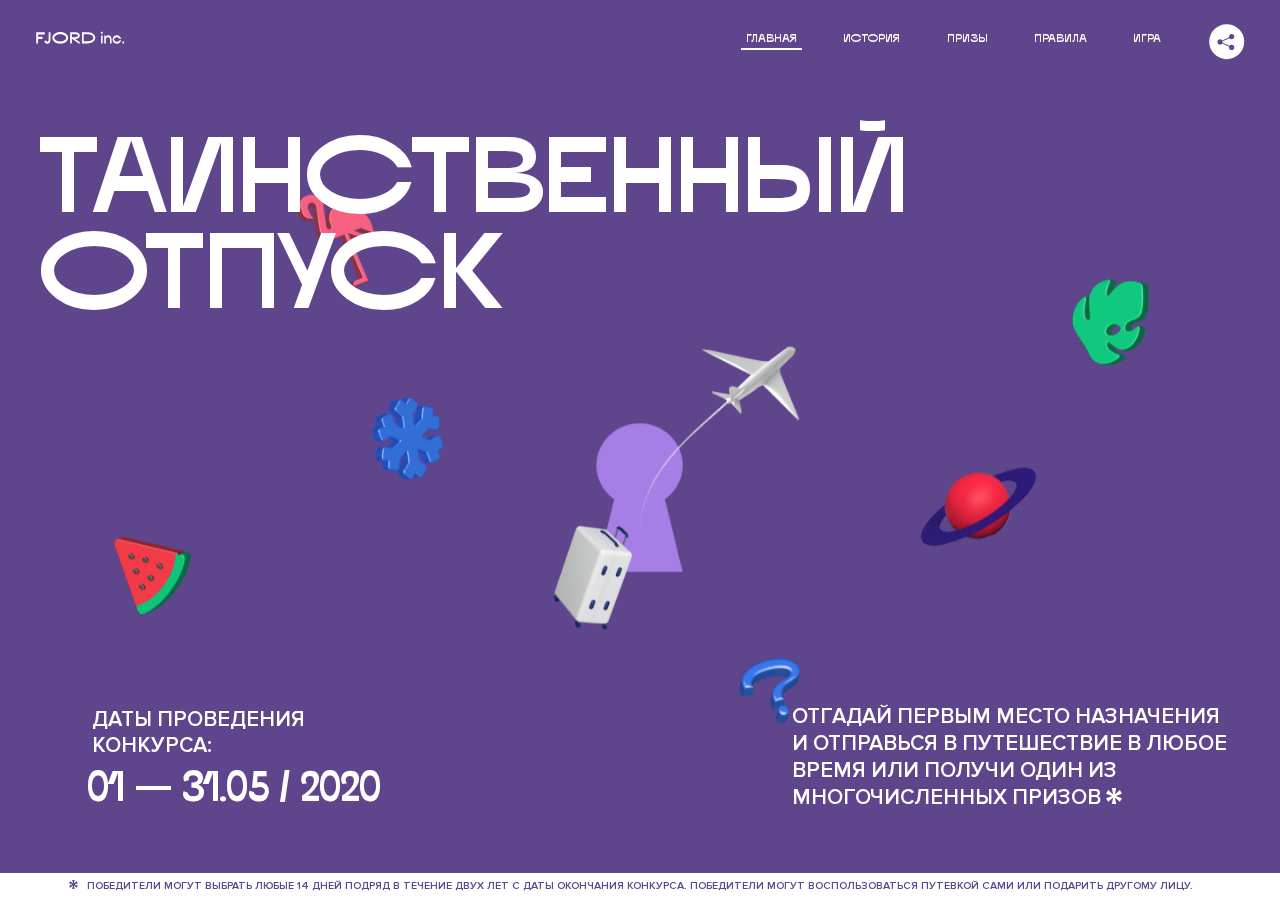
<file: 1/index.html>
<!DOCTYPE html>
<html lang="ru">
<head>
  <meta charset="UTF-8">
  <meta name="description" content="">
  <meta name="viewport" content="width=device-width, initial-scale=1.0">
  <meta http-equiv="X-UA-Compatible" content="ie=edge">
  <title>Mysterious Vacation</title>
  <link rel="stylesheet" href="css/style.min.css">
<link href="css/style.min.css" rel="stylesheet">  <base href="https://htmlacademy-animation.github.io/24186-magic-vacation-1/1/">
</head>
<body>

  <header class="page-header js-header">
    <div class="page-header__wrapper">
      <a href="#" class="page-header__logo" aria-label="Перейти на страницу FJORD.Inc">
        <svg width="100" height="15" viewBox="0 0 100 15" fill="none" xmlns="http://www.w3.org/2000/svg">
          <path d="M0.26 1.4V14H2.276V8.906H7.334V6.44H2.276V3.848H9.872V1.4H0.26ZM12.733 14.36C15.127 14.36 16.243 12.65 16.243 9.5V1.4H14.263V8.96C14.263 11.21 13.723 11.876 12.733 11.876C11.833 11.876 11.473 11.3 11.347 10.58L9.36702 10.94C9.63702 13.046 10.663 14.36 12.733 14.36ZM18.3918 7.7C18.3918 11.372 22.3878 14.36 27.3198 14.36C32.2518 14.36 36.2478 11.372 36.2478 7.7C36.2478 4.028 32.2518 1.04 27.3198 1.04C22.3878 1.04 18.3918 4.028 18.3918 7.7ZM20.6058 7.7C20.6058 5.378 23.6118 3.524 27.3198 3.524C30.9918 3.524 33.9798 5.378 33.9798 7.7C33.9798 10.004 30.9918 11.858 27.3198 11.858C23.6118 11.858 20.6058 10.004 20.6058 7.7ZM40.403 14V8.906H40.799L49.079 14.702V12.38L44.039 8.906H44.201C47.999 8.906 49.277 7.304 49.277 5.162C49.277 3.092 47.999 1.4 44.201 1.4H38.387V14H40.403ZM43.535 3.722C45.785 3.722 47.045 4.136 47.045 5.432C47.045 6.764 45.785 7.034 43.535 7.034H40.403V3.722H43.535ZM51.6936 1.382V14H57.8676C62.7456 14 66.7236 11.534 66.7236 7.7C66.7236 3.848 62.7456 1.382 57.8676 1.382H51.6936ZM53.7096 11.624V3.722H57.5436C61.5396 3.722 64.4916 5.018 64.4916 7.7C64.4916 10.238 61.5396 11.624 57.5436 11.624H53.7096ZM73.1832 14.018H74.9832V5H73.1832V14.018ZM72.9132 1.976C72.9132 2.57 73.3992 3.092 74.0832 3.092C74.7492 3.092 75.2352 2.57 75.2352 1.976C75.2352 1.382 74.7672 0.805999 74.0832 0.805999C73.3812 0.805999 72.9132 1.382 72.9132 1.976ZM76.7867 14H78.5687V9.104C78.7487 8.006 79.5947 6.962 81.0887 6.962C82.1147 6.962 83.2667 7.448 83.2667 9.554V14H85.0487V9.014C85.0487 6.152 83.2307 4.73 81.3587 4.73C79.9187 4.73 79.0727 5.558 78.5687 6.854V5H76.7867V14ZM90.9898 14.27C93.5098 14.27 95.3818 12.506 95.7238 10.328H94.0498C93.7258 11.3 92.6998 12.02 90.9898 12.02C88.8478 12.02 87.7678 10.922 87.7678 9.59C87.7678 8.24 88.8478 6.962 90.9898 6.962C92.7538 6.962 93.7978 7.844 94.0858 8.924H95.7418C95.4358 6.71 93.6178 4.73 90.9898 4.73C88.0918 4.73 86.1298 7.124 86.1298 9.59C86.1298 12.074 88.1278 14.27 90.9898 14.27ZM97.0693 12.938C97.0693 13.658 97.5553 14.144 98.2753 14.144C98.9953 14.144 99.4813 13.658 99.4813 12.938C99.4813 12.2 98.9953 11.714 98.2753 11.714C97.5553 11.714 97.0693 12.2 97.0693 12.938Z" fill="currentColor"></path>
        </svg>
      </a>
      <button class="page-header__toggler js-menu-toggler" type="button" aria-label="Управление мобильным меню"><span>Меню</span></button>
      <nav class="page-header__nav">
        <div class="page-header__menu js-menu" id="menu">
          <ul>
            <li>
              <a class="js-menu-link active" href="#top" data-href="top">главная</a>
            </li>
            <li>
              <a class="js-menu-link" href="#story" data-href="story">история</a>
            </li>
            <li>
              <a class="js-menu-link" href="#prizes" data-href="prizes">призы</a>
            </li>
            <li>
              <a class="js-menu-link" href="#rules" data-href="rules">правила</a>
            </li>
            <li>
              <a class="js-menu-link" href="#game" data-href="game">игра</a>
            </li>
          </ul>
        </div>
        <div class="page-header__social">
          <div class="social-block js-social-block">
            <button class="social-block__toggler" aria-label="Управлять блоком с социальными кнопками">
              <svg width="26" height="22" viewBox="0 0 27 22" fill="none" xmlns="http://www.w3.org/2000/svg">
                <path d="M19.6721 7.43664C21.6273 7.43664 23.213 5.85095 23.213 3.89566C23.213 1.94037 21.6273 0.354675 19.6721 0.354675C17.7168 0.354675 16.1311 1.94037 16.1311 3.89566C16.1311 4.19968 16.1728 4.49178 16.2458 4.77345L7.21751 8.95527C6.57519 8.05214 5.52303 7.46049 4.33078 7.46049C2.37549 7.46049 0.789795 9.04618 0.789795 11.0015C0.789795 12.9568 2.37549 14.5425 4.33078 14.5425C5.52303 14.5425 6.57668 13.9508 7.21751 13.0477L16.2458 17.2295C16.1743 17.5112 16.1311 17.8033 16.1311 18.1073C16.1311 20.0626 17.7168 21.6483 19.6721 21.6483C21.6273 21.6483 23.213 20.0626 23.213 18.1073C23.213 16.152 21.6273 14.5663 19.6721 14.5663C18.4798 14.5663 17.4262 15.158 16.7853 16.0611L7.75701 11.8793C7.82854 11.5976 7.87176 11.3055 7.87176 11.0015C7.87176 10.6974 7.83003 10.4053 7.75701 10.1237L16.7853 5.94186C17.4262 6.84499 18.4783 7.43664 19.6721 7.43664Z" fill="currentColor"></path>
              </svg>
            </button>
            <ul class="social-block__list">
              <li>
                <a class="social-block__link social-block__link--fb" href="#" aria-label="Мы на Facebook">
                  <svg width="8" height="17" viewBox="0 0 8 17" fill="none" xmlns="http://www.w3.org/2000/svg">
                    <path d="M4.24646 16.9899H1.09275L1.05793 8.49828H0V5.30707H1.05793V3.81124C1.05793 1.42084 2.57654 0 5.21735 0H7.41758V3.18585H5.30841C4.28262 3.18585 4.2478 3.48582 4.2478 4.24914V5.30707H7.42964L7.16716 8.49828H4.2478V16.9899H4.24646Z" fill="currentColor"></path>
                  </svg>
                </a>
              </li>
              <li>
                <a class="social-block__link social-block__link--insta" href="#" aria-label="Мы в Instagram">
                  <svg width="15" height="15" viewBox="0 0 15 15" fill="none" xmlns="http://www.w3.org/2000/svg">
                    <path d="M11.0197 0H4.19806C2.14246 0 0.471191 1.66993 0.471191 3.72285V10.5499C0.471191 12.6082 2.14112 14.2727 4.19806 14.2727H11.0197C13.0753 14.2727 14.7466 12.6082 14.7466 10.5499V3.72285C14.7466 1.67127 13.0753 0 11.0197 0ZM11.0197 12.4849H4.19806C3.13076 12.4849 2.26432 11.6158 2.26432 10.5512V3.72419C2.26432 2.65956 3.13076 1.79715 4.19806 1.79715H11.0197C12.087 1.79715 12.9535 2.6609 12.9535 3.72419V10.5512C12.9535 11.6145 12.087 12.4849 11.0197 12.4849Z" fill="currentColor"></path>
                    <path d="M7.60887 3.11084C5.38989 3.11084 3.58203 4.9187 3.58203 7.14036C3.58203 9.35532 5.38989 11.1645 7.60887 11.1645C9.83053 11.1645 11.6357 9.35666 11.6357 7.14036C11.6357 4.9187 9.83053 3.11084 7.60887 3.11084ZM7.60887 9.36871C6.37551 9.36871 5.37784 8.37372 5.37784 7.14036C5.37784 5.90699 6.37551 4.90665 7.60887 4.90665C8.83822 4.90665 9.84259 5.90833 9.84259 7.14036C9.84392 8.37238 8.83822 9.36871 7.60887 9.36871Z" fill="currentColor"></path>
                    <path d="M11.3573 2.35962C10.8256 2.35962 10.3931 2.79752 10.3931 3.32381C10.3931 3.85546 10.8256 4.29336 11.3573 4.29336C11.8862 4.29336 12.3215 3.85546 12.3215 3.32381C12.3215 2.79752 11.8862 2.35962 11.3573 2.35962Z" fill="currentColor"></path>
                  </svg>
                </a>
              </li>
              <li>
                <a class="social-block__link social-block__link--vk" href="#" aria-label="Мы ВКонтакте">
                  <svg width="17" height="10" viewBox="0 0 17 10" fill="none" xmlns="http://www.w3.org/2000/svg">
                    <path d="M14.1234 4.9002C14.1234 4.9002 16.3623 1.72708 16.5866 0.680242C16.6595 0.312285 16.4947 0.103188 16.1069 0.103188C16.1069 0.103188 14.8193 0.103188 14.168 0.103188C13.7235 0.103188 13.5587 0.293278 13.4235 0.579768C13.4235 0.579768 12.3724 2.82553 11.0969 4.24712C10.6861 4.70333 10.4781 4.84318 10.2511 4.84318C10.0646 4.84318 9.98625 4.6911 9.98625 4.27834V0.649016C9.98625 0.147997 9.92545 0.00135496 9.5066 0.00135496H6.39628C6.15578 0.00135496 6.0085 0.134417 6.0085 0.324506C6.0085 0.801084 6.73406 0.908351 6.73406 2.20231V4.87305C6.73406 5.40529 6.70569 5.61575 6.45303 5.61575C5.78016 5.61575 4.19528 3.30618 3.30623 0.678887C3.12923 0.145282 2.93737 0 2.43475 0H0.486409C0.205373 0 0 0.190085 0 0.476576C0 0.991172 0.60666 3.40801 2.99277 6.64358C4.59927 8.8201 6.70569 10 8.60269 10C9.76196 10 10.0416 9.80312 10.0416 9.31432V7.63883C10.0416 7.22607 10.2065 7.04956 10.4429 7.04956C10.7078 7.04956 11.1847 7.13238 12.2805 8.22268C13.5843 9.47862 13.6762 10 14.3896 10H16.5676C16.7919 10 17 9.89273 17 9.52342C17 9.02919 16.3623 8.15343 15.384 7.10659C14.9801 6.56755 14.3302 5.98914 14.1248 5.72301C13.8275 5.40801 13.9154 5.23014 14.1234 4.9002Z" fill="currentColor"></path>
                  </svg>
                </a>
              </li>
            </ul>
          </div>
        </div>
      </nav>
    </div>
  </header>

  <main class="page-content">

    <section class="animation-screen"></section>

    <section class="screen screen--hidden screen--intro js-scrollspy" id="top">
      <div class="screen__wrapper">
        <div class="intro">
          <h1 class="intro__title">Таинственный отпуск</h1>
          <div class="intro__content">
            <div class="intro__info">
              <p class="intro__label">Даты проведения конкурса:</p>
              <p class="intro__date">01 — 31.05 / 2020</p>
            </div>
            <div class="intro__message">
              <p>
                Отгадай первым место назначения и&nbsp;отправься в&nbsp;путешествие в&nbsp;любое время или получи один из многочисленных призов
                <svg width="16" height="16" viewBox="0 0 10 10" fill="none" xmlns="http://www.w3.org/2000/svg">
                  <path d="M0 6.35337L3.90271 4.99012L0 3.64663L1.34615 1.32374L4.44287 4.01073L3.67364 0H6.34615L5.57692 4.01073L8.65385 1.32374L10 3.64663L6.13405 4.99012L10 6.35337L8.65385 8.65651L5.57692 5.98927L6.34615 10H3.67364L4.44287 5.96952L1.34615 8.65651L0 6.35337Z" fill="currentColor"></path>
                </svg>
              </p>
            </div>
          </div>
        </div>
      </div>
      <div class="screen__footer js-footer">
        <button class="screen__footer-enlarge js-footer-toggler" type="button" aria-label="Показать сообщение">
          <svg width="10" height="10" viewBox="0 0 10 10" fill="none" xmlns="http://www.w3.org/2000/svg">
            <path d="M0 6.35337L3.90271 4.99012L0 3.64663L1.34615 1.32374L4.44287 4.01073L3.67364 0H6.34615L5.57692 4.01073L8.65385 1.32374L10 3.64663L6.13405 4.99012L10 6.35337L8.65385 8.65651L5.57692 5.98927L6.34615 10H3.67364L4.44287 5.96952L1.34615 8.65651L0 6.35337Z" fill="currentColor"></path>
          </svg>
        </button>
        <button class="screen__footer-collapse js-footer-toggler" type="button" aria-label="Скрыть сообщение">
          <svg width="13" height="13" viewBox="0 0 13 13" fill="none" xmlns="http://www.w3.org/2000/svg">
            <line x1="12.3536" y1="0.353553" x2="0.738349" y2="11.9688" stroke="currentColor"></line>
            <line x1="0.738319" y1="0.539925" x2="12.3535" y2="12.1551" stroke="currentColor"></line>
          </svg>
        </button>
        <div class="screen__footer-wrapper">
          <div class="screen__footer-announce">
            <p class="screen__footer-label">Даты проведения конкурса:</p>
            <p class="screen__footer-date">01 — 31.05 / 2020</p>
          </div>
          <div class="screen__footer-note">
            <p>
              <svg width="10" height="10" viewBox="0 0 10 10" fill="none" xmlns="http://www.w3.org/2000/svg">
                <path d="M0 6.35337L3.90271 4.99012L0 3.64663L1.34615 1.32374L4.44287 4.01073L3.67364 0H6.34615L5.57692 4.01073L8.65385 1.32374L10 3.64663L6.13405 4.99012L10 6.35337L8.65385 8.65651L5.57692 5.98927L6.34615 10H3.67364L4.44287 5.96952L1.34615 8.65651L0 6.35337Z" fill="currentColor"></path>
              </svg>
              <span>Победители могут выбрать любые 14 дней подряд в&nbsp;течение двух лет с&nbsp;даты окончания конкурса. Победители могут воспользоваться путевкой сами или подарить другому лицу.</span>
            </p>
          </div>
        </div>
      </div>
    </section>

    <section class="screen screen--hidden screen--story js-scrollspy" id="story">

      <div class="slider swiper-container js-slider">

        <div class="swiper-wrapper">

          <div class="slider__item swiper-slide">
            <h2 class="slider__item-title">История</h2>
            <p class="slider__item-text">Джеймс Таргет был основателем компании &laquo;Fjord Inc.&raquo;. С&nbsp;1965 года &laquo;Fjord Inc.&raquo; прославилась надёжными и&nbsp;удобными чемоданами и&nbsp;аксессуарами для туристов.</p>
          </div>

          <div class="slider__item swiper-slide">
            <p class="slider__item-text">Когда Джеймсу было 7&nbsp;лет, в&nbsp;их&nbsp;доме гостил дядюшка и&nbsp;развлекал детей рассказами о&nbsp;своей поездке в&nbsp;место, показавшееся малышу Таргету невероятным. Тогда Джеймс решил, что однажды посетит его, но&nbsp;не&nbsp;будет рассказывать о&nbsp;мечте, пока не&nbsp;осуществит.</p>
          </div>

          <div class="slider__item swiper-slide">
            <p class="slider__item-text">Джеймс Таргет стал увлеченным путешественником. Он&nbsp;посетил 5&nbsp;континентов, 126&nbsp;стран.</p>
          </div>

          <div class="slider__item swiper-slide">
            <p class="slider__item-text">Он&nbsp;сплавлялся по&nbsp;Амазонке и&nbsp;погружался в&nbsp;пещеры Франции, медитировал в&nbsp;горах Тибета и&nbsp;пожимал руку вождя племени Акугауа.</p>
          </div>

          <div class="slider__item swiper-slide">
            <p class="slider__item-text">Из&nbsp;своих поездок Джеймс Таргет привозил идеи, как сделать свои чемоданы &laquo;Fjord Inc.&raquo; удобными и&nbsp;приспособленными к&nbsp;разным дорожным условиям.</p>
          </div>

          <div class="slider__item swiper-slide">
            <p class="slider__item-text">Всё это время Джеймс не&nbsp;оставлял идею поездки своей мечты. Однако, как только он&nbsp;брался за&nbsp;планирование, возникали препятствия, не&nbsp;позволяющие отправиться туда.</p>
          </div>

          <div class="slider__item swiper-slide">
            <p class="slider__item-text">В&nbsp;возрасте 67&nbsp;лет Джеймс Таргет попал под лавину и&nbsp;погиб. В&nbsp;своём завещании он&nbsp;поручил отправить в&nbsp;заветное путешествие трёх смельчаков, единых с&nbsp;ним духом.</p>
          </div>

          <div class="slider__item swiper-slide">
            <p class="slider__item-text">Тех, кто сможет узнать таинственное место, задавая вопросы специально обученному ИИ&nbsp;&laquo;Соне&raquo;, ждет фантастическое путешествие.</p>
          </div>
        </div>
        <div class="slider__controls">
          <button class="slider__control slider__control--prev js-control-prev" type="button" aria-label="Показать предыдущую историю">
            <svg width="12" height="22" viewBox="0 0 12 22" fill="none" xmlns="http://www.w3.org/2000/svg">
              <path d="M11 1L1 11L11 21" stroke="currentColor" stroke-width="2" stroke-linejoin="round"></path>
            </svg>
          </button>
          <button class="slider__control slider__control--next js-control-next" type="button" aria-label="Показать следующую историю">
            <svg width="12" height="22" viewBox="0 0 12 22" fill="none" xmlns="http://www.w3.org/2000/svg">
              <path d="M1 1L11 11L1 21" stroke="currentColor" stroke-width="2" stroke-linejoin="round"></path>
            </svg>
          </button>
        </div>
        <div class="slider__pagination swiper-pagination"></div>
      </div>
    </section>

    <section class="screen screen--hidden screen--prizes js-scrollspy" id="prizes">
      <div class="screen__wrapper">
        <div class="prizes">
          <h2 class="prizes__title">ПРизы</h2>
          <div class="prizes__lead">
            <p>Найди ответ и&nbsp;получи один из&nbsp;призов:</p>
          </div>
          <ul class="prizes__list">
            <li class="prizes__item prizes__item--journeys">
              <div class="prizes__icon">
                <picture>
                  <source srcset="img/prize1-mob.svg" media="(orientation: portrait)">
                  <img src="img/prize1.svg" alt="">
                </picture>
              </div>
              <p class="prizes__desc">
                <b>3</b>
                <span>загадочных путешествия</span>
              </p>
            </li>
            <li class="prizes__item prizes__item--cases">
              <div class="prizes__icon">
                <picture>
                  <source srcset="img/prize2-mob.svg" media="(orientation: portrait)">
                  <img src="img/prize2.svg" alt="">
                </picture>
              </div>
              <p class="prizes__desc">
                <b>7</b>
                <span>надежных чемоданов</span>
              </p>
            </li>
            <li class="prizes__item prizes__item--codes">
              <div class="prizes__icon">
                <picture>
                  <source srcset="img/prize3-mob.svg" media="(orientation: portrait)">
                  <img src="img/prize3.svg" alt="">
                </picture>
              </div>
              <p class="prizes__desc">
                <b>900</b>
                <span>
                  промокодов на&nbsp;скидку 15%
                  <svg width="10" height="10" viewBox="0 0 10 10" fill="none" xmlns="http://www.w3.org/2000/svg">
                    <path d="M0 6.35337L3.90271 4.99012L0 3.64663L1.34615 1.32374L4.44287 4.01073L3.67364 0H6.34615L5.57692 4.01073L8.65385 1.32374L10 3.64663L6.13405 4.99012L10 6.35337L8.65385 8.65651L5.57692 5.98927L6.34615 10H3.67364L4.44287 5.96952L1.34615 8.65651L0 6.35337Z" fill="currentColor"></path>
                  </svg>
                </span>
              </p>
            </li>
          </ul>
        </div>
      </div>
      <div class="screen__footer js-footer">
        <button class="screen__footer-enlarge js-footer-toggler" type="button" aria-label="Показать сообщение">
          <svg width="10" height="10" viewBox="0 0 10 10" fill="none" xmlns="http://www.w3.org/2000/svg">
            <path d="M0 6.35337L3.90271 4.99012L0 3.64663L1.34615 1.32374L4.44287 4.01073L3.67364 0H6.34615L5.57692 4.01073L8.65385 1.32374L10 3.64663L6.13405 4.99012L10 6.35337L8.65385 8.65651L5.57692 5.98927L6.34615 10H3.67364L4.44287 5.96952L1.34615 8.65651L0 6.35337Z" fill="currentColor"></path>
          </svg>
        </button>
        <button class="screen__footer-collapse js-footer-toggler" type="button" aria-label="Скрыть сообщение">
          <svg width="13" height="13" viewBox="0 0 13 13" fill="none" xmlns="http://www.w3.org/2000/svg">
            <line x1="12.3536" y1="0.353553" x2="0.738349" y2="11.9688" stroke="currentColor"></line>
            <line x1="0.738319" y1="0.539925" x2="12.3535" y2="12.1551" stroke="currentColor"></line>
          </svg>
        </button>
        <div class="screen__footer-wrapper">
          <div class="screen__footer-announce">
            <p class="screen__footer-label">Даты проведения конкурса:</p>
            <p class="screen__footer-date">01 — 31.05 / 2020</p>
          </div>
          <div class="screen__footer-note">
            <p>
              <svg width="10" height="10" viewBox="0 0 10 10" fill="none" xmlns="http://www.w3.org/2000/svg">
                <path d="M0 6.35337L3.90271 4.99012L0 3.64663L1.34615 1.32374L4.44287 4.01073L3.67364 0H6.34615L5.57692 4.01073L8.65385 1.32374L10 3.64663L6.13405 4.99012L10 6.35337L8.65385 8.65651L5.57692 5.98927L6.34615 10H3.67364L4.44287 5.96952L1.34615 8.65651L0 6.35337Z" fill="currentColor"></path>
              </svg>
              <span>Скидка&nbsp;15% на&nbsp;единоразовое приобретение путёвки с&nbsp;1&nbsp;июня 2020 по&nbsp;31&nbsp;мая 2022&nbsp;года. Суммируется с&nbsp;другими акциями</span>
            </p>
          </div>
        </div>
      </div>
    </section>

    <section class="screen screen--hidden screen--rules js-scrollspy" id="rules">
      <div class="screen__wrapper">
        <div class="rules">
          <h2 class="rules__title">Правила</h2>
          <div class="rules__lead">
            <p>Для того чтобы получить наследство Джеймса Таргета, тебе нужно выведать у&nbsp;&laquo;Сони&raquo;, куда предстоит отправиться тебе в&nbsp;случае победы</p>
          </div>
          <ol class="rules__list">
            <li class="rules__item">
              <p>Тебе отводится <br>5&nbsp;минут</p>
            </li>
            <li class="rules__item">
              <p>Задавай любые вопросы в&nbsp;текстовом поле</p>
            </li>
            <li class="rules__item">
              <p>Нажимай кнопку &laquo;Узнать&raquo;, чтобы получить ответ</p>
            </li>
            <li class="rules__item">
              <p>&laquo;Соня&raquo; может отвечать только&nbsp;Да или Нет</p>
            </li>
          </ol>
          <a href="#game" class="rules__link btn">Погнали!</a>
        </div>
      </div>
      <div class="screen__disclaimer">
        <div class="disclaimer">
          <ul>
            <li>
              <a href="#">Правовая информация</a>
            </li>
            <li>
              <a href="#">Подробные правила</a>
            </li>
          </ul>
        </div>
      </div>
    </section>

    <section class="screen screen--hidden screen--game js-scrollspy" id="game">
      <div class="screen__wrapper">
        <div class="game">
          <div class="game__header">
            <h2 class="game__title">Игра</h2>
            <div class="game__counter">
              <span>05</span>:<span>00</span>
            </div>
          </div>
          <div class="game__body">
            <div class="chat">
              <div class="chat__body js-chat">
                <ul class="chat__list" id="messages"></ul>
              </div>
              <div class="chat__footer">
                <form action="#" method="post" class="form" id="message-form">
                  <label for="message-field" class="visually-hidden">Поле для ввода вопроса</label>
                  <input type="text" class="form__field" id="message-field">
                  <button class="form__button btn">
                    Узнать
                    <svg width="18" height="19" viewBox="0 0 18 19" fill="none" xmlns="http://www.w3.org/2000/svg">
                      <path stroke="currentColor" stroke-width="2" d="M9 19V1"></path>
                      <path d="M1 9l8-8 8 8" stroke="currentColor" stroke-width="2" stroke-linejoin="round"></path>
                    </svg>
                  </button>
                </form>
              </div>
            </div>
          </div>
          <!-- временные кнопки для показа результата -->
          <div class="game__buttons">
            <button class="game__button btn js-show-result" type="button" data-target="result">Положительный результат</button>
            <button class="game__button btn js-show-result" type="button" data-target="result2">Положительный результат - 2</button>
            <button class="game__button btn js-show-result" type="button" data-target="result3">Отрицательный результат</button>
          </div>
        </div>
      </div>
    </section>

    <section class="screen screen--hidden screen--result" id="result">
      <div class="screen__wrapper">
        <div class="result result--trip">
          <div class="result__image">
            <picture>
              <source srcset="img/result1-mob.png 1x, img/result1-mob@2x.png 2x" media="(max-width: 768px) and (orientation: portrait)">
              <img src="img/result1.png" srcset="img/result1@2x.png 2x" alt="">
            </picture>
          </div>
          <h2 class="result__title">
            <span class="visually-hidden">ПОбеда!</span>
            <svg xmlns="http://www.w3.org/2000/svg" viewBox="0 0 568.85 109.24">
              <path d="M16,24.44V92H2.6V8H75V92H61.52V24.44H16Z" transform="translate(-2.1 -1.5)" fill="none" stroke="currentColor"></path>
              <path d="M148.76,5.6c32.88,0,59.52,19.92,59.52,44.4s-26.64,44.4-59.52,44.4S89.24,74.48,89.24,50,115.88,5.6,148.76,5.6Zm0,72.12c24.48,0,44.4-12.36,44.4-27.72s-19.92-27.84-44.4-27.84C124,22.16,104,34.52,104,50S124,77.72,148.76,77.72Z" transform="translate(-2.1 -1.5)" fill="none" stroke="currentColor"></path>
              <path d="M287.36,8V24.44H236v14.4h25.32c25.44,0,34,11.16,34,26.52,0,15.6-8.52,26.64-34,26.64H222.56V8h64.8ZM256.88,76.52c15.12,0,23.52-2,23.52-11.52S272,54.44,256.88,54.44H236V76.52h20.88Z" transform="translate(-2.1 -1.5)" fill="none" stroke="currentColor"></path>
              <path d="M371.47,8V24.44H320.84V41.6h33.6V58h-33.6V75.56h50.64V92H307.4V8h64.08Z" transform="translate(-2.1 -1.5)" fill="none" stroke="currentColor"></path>
              <path d="M382.39,110.24V75.56h7.44c4.56-4.68,7.8-18.36,8.76-56L399,8h48.6V75.56h10v34.68H442.87V92H397v18.24H382.39Zm51.72-34.68V24.44H411.55v3.12c-0.48,22.44-3.24,37.68-7.2,48h29.76Z" transform="translate(-2.1 -1.5)" fill="none" stroke="currentColor"></path>
              <path d="M463.75,92l28-84h27.12l28.08,84H533.47l-7.8-23.52h-37.8L480.07,92H463.75Zm56.64-40L507,11.84,493.51,52h26.88Z" transform="translate(-2.1 -1.5)" fill="none" stroke="currentColor"></path>
              <path d="M554.12,70.4L555.55,2H569l1.44,68.4H554.12Zm8.28,6.36c4.8,0,8,3.24,8,8.16a8,8,0,1,1-16.08,0C554.35,80,557.59,76.76,562.39,76.76Z" transform="translate(-2.1 -1.5)" fill="none" stroke="currentColor"></path>
            </svg>
          </h2>
          <div class="result__text">
            <p>ты&nbsp;отправляешься в&nbsp;Арктику!</p>
          </div>
          <div class="result__form">
            <form action="#" method="post" class="form form--result">
              <label for="email-field" class="form__label">зарегистрируй результат</label>
              <input type="email" class="form__field" id="email-field" placeholder="e-mail для регистации результата и получения приза" required="">
              <button class="form__button btn">
                отправить
                <svg width="18" height="19" viewBox="0 0 18 19" fill="none" xmlns="http://www.w3.org/2000/svg">
                  <path stroke="currentColor" stroke-width="2" d="M9 19V1"></path>
                  <path d="M1 9l8-8 8 8" stroke="currentColor" stroke-width="2" stroke-linejoin="round"></path>
                </svg>
              </button>
            </form>
          </div>
        </div>
      </div>
    </section>

    <section class="screen screen--hidden screen--result" id="result2">
      <div class="screen__wrapper">
        <div class="result result--prize">
          <div class="result__image">
            <picture>
              <source srcset="img/result2-mob.png 1x, img/result2-mob@2x.png 2x" media="(max-width: 768px) and (orientation: portrait)">
              <img src="img/result2.png" srcset="img/result2@2x.png 2x" alt="">
            </picture>
          </div>
          <h2 class="result__title">
            <span class="visually-hidden">ПОбеда!</span>
            <svg xmlns="http://www.w3.org/2000/svg" viewBox="0 0 568.85 109.24">
              <path d="M16,24.44V92H2.6V8H75V92H61.52V24.44H16Z" transform="translate(-2.1 -1.5)" fill="none" stroke="currentColor"></path>
              <path d="M148.76,5.6c32.88,0,59.52,19.92,59.52,44.4s-26.64,44.4-59.52,44.4S89.24,74.48,89.24,50,115.88,5.6,148.76,5.6Zm0,72.12c24.48,0,44.4-12.36,44.4-27.72s-19.92-27.84-44.4-27.84C124,22.16,104,34.52,104,50S124,77.72,148.76,77.72Z" transform="translate(-2.1 -1.5)" fill="none" stroke="currentColor"></path>
              <path d="M287.36,8V24.44H236v14.4h25.32c25.44,0,34,11.16,34,26.52,0,15.6-8.52,26.64-34,26.64H222.56V8h64.8ZM256.88,76.52c15.12,0,23.52-2,23.52-11.52S272,54.44,256.88,54.44H236V76.52h20.88Z" transform="translate(-2.1 -1.5)" fill="none" stroke="currentColor"></path>
              <path d="M371.47,8V24.44H320.84V41.6h33.6V58h-33.6V75.56h50.64V92H307.4V8h64.08Z" transform="translate(-2.1 -1.5)" fill="none" stroke="currentColor"></path>
              <path d="M382.39,110.24V75.56h7.44c4.56-4.68,7.8-18.36,8.76-56L399,8h48.6V75.56h10v34.68H442.87V92H397v18.24H382.39Zm51.72-34.68V24.44H411.55v3.12c-0.48,22.44-3.24,37.68-7.2,48h29.76Z" transform="translate(-2.1 -1.5)" fill="none" stroke="currentColor"></path>
              <path d="M463.75,92l28-84h27.12l28.08,84H533.47l-7.8-23.52h-37.8L480.07,92H463.75Zm56.64-40L507,11.84,493.51,52h26.88Z" transform="translate(-2.1 -1.5)" fill="none" stroke="currentColor"></path>
              <path d="M554.12,70.4L555.55,2H569l1.44,68.4H554.12Zm8.28,6.36c4.8,0,8,3.24,8,8.16a8,8,0,1,1-16.08,0C554.35,80,557.59,76.76,562.39,76.76Z" transform="translate(-2.1 -1.5)" fill="none" stroke="currentColor"></path>
            </svg>
          </h2>
          <div class="result__text">
            <p>чемодан &laquo;Fjord&nbsp;Inc.&raquo;&nbsp;твой</p>
          </div>
          <div class="result__form">
            <form action="#" method="post" class="form form--result">
              <label for="email-field2" class="form__label">зарегистрируй результат</label>
              <input type="email" class="form__field" id="email-field2" placeholder="e-mail для регистации результата и получения приза" required="">
              <button class="form__button btn">
                отправить
                <svg width="18" height="19" viewBox="0 0 18 19" fill="none" xmlns="http://www.w3.org/2000/svg">
                  <path stroke="currentColor" stroke-width="2" d="M9 19V1"></path>
                  <path d="M1 9l8-8 8 8" stroke="currentColor" stroke-width="2" stroke-linejoin="round"></path>
                </svg>
              </button>
            </form>
          </div>
        </div>
      </div>
    </section>

    <section class="screen screen--hidden screen--result" id="result3">
      <div class="screen__wrapper">
        <div class="result result--negative">
          <div class="result__image">
            <picture>
              <source srcset="img/result3-mob.png 1x, img/result3-mob@2x.png 2x" media="(max-width: 768px) and (orientation: portrait)">
              <img src="img/result3.png" srcset="img/result3@2x.png 2x" alt="">
            </picture>
          </div>
          <h2 class="result__title">
            <span class="visually-hidden">Не угадал!</span>
            <svg xmlns="http://www.w3.org/2000/svg" viewBox="0 0 660.77 109.24">
              <path d="M2.66,92V8H16.1V42.2H53.3V8H66.74V92H53.3V58.64H16.1V92H2.66Z" transform="translate(-2.16 -1.5)" fill="none" stroke="currentColor"></path>
              <path d="M147.62,8V24.44H97V41.6h33.6V58H97V75.56h50.64V92H83.54V8h64.08Z" transform="translate(-2.16 -1.5)" fill="none" stroke="currentColor"></path>
              <path d="M199.22,8l20.52,42.36L235.34,8h16.44l-31,84H204.38l9.48-25.92L185.78,8h13.44Z" transform="translate(-2.16 -1.5)" fill="none" stroke="currentColor"></path>
              <path d="M273.74,24.44V92H260.3V8h50.16V24.44H273.74Z" transform="translate(-2.16 -1.5)" fill="none" stroke="currentColor"></path>
              <path d="M307.1,92l28-84h27.12l28.08,84H376.82L369,68.48h-37.8L323.42,92H307.1Zm56.64-40L350.3,11.84,336.86,52h26.88Z" transform="translate(-2.16 -1.5)" fill="none" stroke="currentColor"></path>
              <path d="M396.38,110.24V75.56h7.44c4.56-4.68,7.8-18.36,8.76-56L412.94,8h48.6V75.56h10v34.68H456.86V92H411v18.24H396.38ZM448.1,75.56V24.44H425.54v3.12c-0.48,22.44-3.24,37.68-7.2,48H448.1Z" transform="translate(-2.16 -1.5)" fill="none" stroke="currentColor"></path>
              <path d="M477.74,92l28-84h27.12L560.9,92H547.46l-7.8-23.52h-37.8L494.06,92H477.74Zm56.64-40-13.44-40.2L507.5,52h26.88Z" transform="translate(-2.16 -1.5)" fill="none" stroke="currentColor"></path>
              <path d="M568.7,76.88a13.77,13.77,0,0,0,5,1c6.6,0,10.44-6.24,12-58.32L586.22,8h46.2V92H619V24.44H598.82l-0.12,3.12C597.14,81,589,94.4,573.74,94.4a28.55,28.55,0,0,1-6.72-.84Z" transform="translate(-2.16 -1.5)" fill="none" stroke="currentColor"></path>
              <path d="M646.1,70.4L647.54,2H661l1.44,68.4H646.1Zm8.28,6.36c4.8,0,8,3.24,8,8.16a8,8,0,0,1-16.08,0C646.34,80,649.58,76.76,654.38,76.76Z" transform="translate(-2.16 -1.5)" fill="none" stroke="currentColor"></path>
            </svg>
          </h2>
          <button class="result__button js-play" type="button">
            не сдавайся!
            <span>
              <svg width="27" height="22" viewBox="0 0 27 22" fill="none" xmlns="http://www.w3.org/2000/svg">
                <path d="M10.6899 1.47998C5.42992 1.47998 1.16992 5.73998 1.16992 11C1.16992 16.26 5.42992 20.52 10.6899 20.52C15.9499 20.52 20.2099 16.26 20.2099 11V7.13998" stroke="currentColor" stroke-width="2" stroke-miterlimit="10"></path>
                <path d="M15.1099 12.5099L20.1499 7.13989L25.3099 12.6299" stroke="currentColor" stroke-width="2" stroke-miterlimit="10" stroke-linejoin="round"></path>
              </svg>
            </span>
          </button>
        </div>
      </div>
    </section>

  </main>

<script src="js/script.js"></script></body>
</html>
</file>
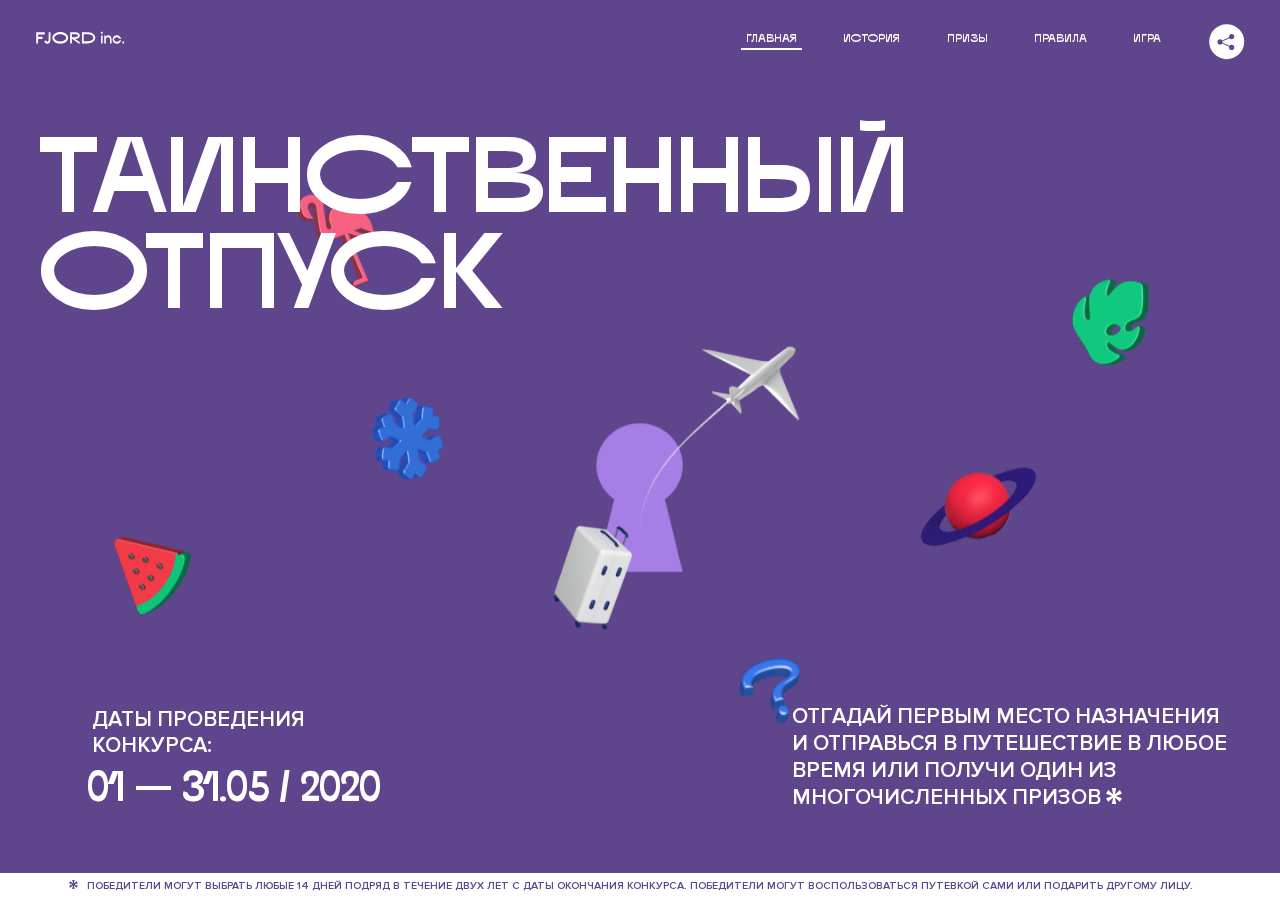
<file: 2/index.html>
<!DOCTYPE html>
<html lang="ru">
<head>
  <meta charset="UTF-8">
  <meta name="description" content="">
  <meta name="viewport" content="width=device-width, initial-scale=1.0">
  <meta http-equiv="X-UA-Compatible" content="ie=edge">
  <title>Mysterious Vacation</title>
  <link rel="stylesheet" href="css/style.min.css">
<link href="css/style.min.css" rel="stylesheet">  <base href="https://htmlacademy-animation.github.io/24186-magic-vacation-1/2/">
</head>
<body>

  <header class="page-header js-header">
    <div class="page-header__wrapper">
      <a href="#" class="page-header__logo" aria-label="Перейти на страницу FJORD.Inc">
        <svg width="100" height="15" viewBox="0 0 100 15" fill="none" xmlns="http://www.w3.org/2000/svg">
          <path d="M0.26 1.4V14H2.276V8.906H7.334V6.44H2.276V3.848H9.872V1.4H0.26ZM12.733 14.36C15.127 14.36 16.243 12.65 16.243 9.5V1.4H14.263V8.96C14.263 11.21 13.723 11.876 12.733 11.876C11.833 11.876 11.473 11.3 11.347 10.58L9.36702 10.94C9.63702 13.046 10.663 14.36 12.733 14.36ZM18.3918 7.7C18.3918 11.372 22.3878 14.36 27.3198 14.36C32.2518 14.36 36.2478 11.372 36.2478 7.7C36.2478 4.028 32.2518 1.04 27.3198 1.04C22.3878 1.04 18.3918 4.028 18.3918 7.7ZM20.6058 7.7C20.6058 5.378 23.6118 3.524 27.3198 3.524C30.9918 3.524 33.9798 5.378 33.9798 7.7C33.9798 10.004 30.9918 11.858 27.3198 11.858C23.6118 11.858 20.6058 10.004 20.6058 7.7ZM40.403 14V8.906H40.799L49.079 14.702V12.38L44.039 8.906H44.201C47.999 8.906 49.277 7.304 49.277 5.162C49.277 3.092 47.999 1.4 44.201 1.4H38.387V14H40.403ZM43.535 3.722C45.785 3.722 47.045 4.136 47.045 5.432C47.045 6.764 45.785 7.034 43.535 7.034H40.403V3.722H43.535ZM51.6936 1.382V14H57.8676C62.7456 14 66.7236 11.534 66.7236 7.7C66.7236 3.848 62.7456 1.382 57.8676 1.382H51.6936ZM53.7096 11.624V3.722H57.5436C61.5396 3.722 64.4916 5.018 64.4916 7.7C64.4916 10.238 61.5396 11.624 57.5436 11.624H53.7096ZM73.1832 14.018H74.9832V5H73.1832V14.018ZM72.9132 1.976C72.9132 2.57 73.3992 3.092 74.0832 3.092C74.7492 3.092 75.2352 2.57 75.2352 1.976C75.2352 1.382 74.7672 0.805999 74.0832 0.805999C73.3812 0.805999 72.9132 1.382 72.9132 1.976ZM76.7867 14H78.5687V9.104C78.7487 8.006 79.5947 6.962 81.0887 6.962C82.1147 6.962 83.2667 7.448 83.2667 9.554V14H85.0487V9.014C85.0487 6.152 83.2307 4.73 81.3587 4.73C79.9187 4.73 79.0727 5.558 78.5687 6.854V5H76.7867V14ZM90.9898 14.27C93.5098 14.27 95.3818 12.506 95.7238 10.328H94.0498C93.7258 11.3 92.6998 12.02 90.9898 12.02C88.8478 12.02 87.7678 10.922 87.7678 9.59C87.7678 8.24 88.8478 6.962 90.9898 6.962C92.7538 6.962 93.7978 7.844 94.0858 8.924H95.7418C95.4358 6.71 93.6178 4.73 90.9898 4.73C88.0918 4.73 86.1298 7.124 86.1298 9.59C86.1298 12.074 88.1278 14.27 90.9898 14.27ZM97.0693 12.938C97.0693 13.658 97.5553 14.144 98.2753 14.144C98.9953 14.144 99.4813 13.658 99.4813 12.938C99.4813 12.2 98.9953 11.714 98.2753 11.714C97.5553 11.714 97.0693 12.2 97.0693 12.938Z" fill="currentColor"></path>
        </svg>
      </a>
      <button class="page-header__toggler js-menu-toggler" type="button" aria-label="Управление мобильным меню"><span>Меню</span></button>
      <nav class="page-header__nav">
        <div class="page-header__menu js-menu" id="menu">
          <ul>
            <li>
              <a class="js-menu-link active" href="#top" data-href="top">главная</a>
            </li>
            <li>
              <a class="js-menu-link" href="#story" data-href="story">история</a>
            </li>
            <li>
              <a class="js-menu-link" href="#prizes" data-href="prizes">призы</a>
            </li>
            <li>
              <a class="js-menu-link" href="#rules" data-href="rules">правила</a>
            </li>
            <li>
              <a class="js-menu-link" href="#game" data-href="game">игра</a>
            </li>
          </ul>
        </div>
        <div class="page-header__social">
          <div class="social-block js-social-block">
            <button class="social-block__toggler" aria-label="Управлять блоком с социальными кнопками">
              <svg width="26" height="22" viewBox="0 0 27 22" fill="none" xmlns="http://www.w3.org/2000/svg">
                <path d="M19.6721 7.43664C21.6273 7.43664 23.213 5.85095 23.213 3.89566C23.213 1.94037 21.6273 0.354675 19.6721 0.354675C17.7168 0.354675 16.1311 1.94037 16.1311 3.89566C16.1311 4.19968 16.1728 4.49178 16.2458 4.77345L7.21751 8.95527C6.57519 8.05214 5.52303 7.46049 4.33078 7.46049C2.37549 7.46049 0.789795 9.04618 0.789795 11.0015C0.789795 12.9568 2.37549 14.5425 4.33078 14.5425C5.52303 14.5425 6.57668 13.9508 7.21751 13.0477L16.2458 17.2295C16.1743 17.5112 16.1311 17.8033 16.1311 18.1073C16.1311 20.0626 17.7168 21.6483 19.6721 21.6483C21.6273 21.6483 23.213 20.0626 23.213 18.1073C23.213 16.152 21.6273 14.5663 19.6721 14.5663C18.4798 14.5663 17.4262 15.158 16.7853 16.0611L7.75701 11.8793C7.82854 11.5976 7.87176 11.3055 7.87176 11.0015C7.87176 10.6974 7.83003 10.4053 7.75701 10.1237L16.7853 5.94186C17.4262 6.84499 18.4783 7.43664 19.6721 7.43664Z" fill="currentColor"></path>
              </svg>
            </button>
            <ul class="social-block__list">
              <li>
                <a class="social-block__link social-block__link--fb" href="#" aria-label="Мы на Facebook">
                  <svg width="8" height="17" viewBox="0 0 8 17" fill="none" xmlns="http://www.w3.org/2000/svg">
                    <path d="M4.24646 16.9899H1.09275L1.05793 8.49828H0V5.30707H1.05793V3.81124C1.05793 1.42084 2.57654 0 5.21735 0H7.41758V3.18585H5.30841C4.28262 3.18585 4.2478 3.48582 4.2478 4.24914V5.30707H7.42964L7.16716 8.49828H4.2478V16.9899H4.24646Z" fill="currentColor"></path>
                  </svg>
                </a>
              </li>
              <li>
                <a class="social-block__link social-block__link--insta" href="#" aria-label="Мы в Instagram">
                  <svg width="15" height="15" viewBox="0 0 15 15" fill="none" xmlns="http://www.w3.org/2000/svg">
                    <path d="M11.0197 0H4.19806C2.14246 0 0.471191 1.66993 0.471191 3.72285V10.5499C0.471191 12.6082 2.14112 14.2727 4.19806 14.2727H11.0197C13.0753 14.2727 14.7466 12.6082 14.7466 10.5499V3.72285C14.7466 1.67127 13.0753 0 11.0197 0ZM11.0197 12.4849H4.19806C3.13076 12.4849 2.26432 11.6158 2.26432 10.5512V3.72419C2.26432 2.65956 3.13076 1.79715 4.19806 1.79715H11.0197C12.087 1.79715 12.9535 2.6609 12.9535 3.72419V10.5512C12.9535 11.6145 12.087 12.4849 11.0197 12.4849Z" fill="currentColor"></path>
                    <path d="M7.60887 3.11084C5.38989 3.11084 3.58203 4.9187 3.58203 7.14036C3.58203 9.35532 5.38989 11.1645 7.60887 11.1645C9.83053 11.1645 11.6357 9.35666 11.6357 7.14036C11.6357 4.9187 9.83053 3.11084 7.60887 3.11084ZM7.60887 9.36871C6.37551 9.36871 5.37784 8.37372 5.37784 7.14036C5.37784 5.90699 6.37551 4.90665 7.60887 4.90665C8.83822 4.90665 9.84259 5.90833 9.84259 7.14036C9.84392 8.37238 8.83822 9.36871 7.60887 9.36871Z" fill="currentColor"></path>
                    <path d="M11.3573 2.35962C10.8256 2.35962 10.3931 2.79752 10.3931 3.32381C10.3931 3.85546 10.8256 4.29336 11.3573 4.29336C11.8862 4.29336 12.3215 3.85546 12.3215 3.32381C12.3215 2.79752 11.8862 2.35962 11.3573 2.35962Z" fill="currentColor"></path>
                  </svg>
                </a>
              </li>
              <li>
                <a class="social-block__link social-block__link--vk" href="#" aria-label="Мы ВКонтакте">
                  <svg width="17" height="10" viewBox="0 0 17 10" fill="none" xmlns="http://www.w3.org/2000/svg">
                    <path d="M14.1234 4.9002C14.1234 4.9002 16.3623 1.72708 16.5866 0.680242C16.6595 0.312285 16.4947 0.103188 16.1069 0.103188C16.1069 0.103188 14.8193 0.103188 14.168 0.103188C13.7235 0.103188 13.5587 0.293278 13.4235 0.579768C13.4235 0.579768 12.3724 2.82553 11.0969 4.24712C10.6861 4.70333 10.4781 4.84318 10.2511 4.84318C10.0646 4.84318 9.98625 4.6911 9.98625 4.27834V0.649016C9.98625 0.147997 9.92545 0.00135496 9.5066 0.00135496H6.39628C6.15578 0.00135496 6.0085 0.134417 6.0085 0.324506C6.0085 0.801084 6.73406 0.908351 6.73406 2.20231V4.87305C6.73406 5.40529 6.70569 5.61575 6.45303 5.61575C5.78016 5.61575 4.19528 3.30618 3.30623 0.678887C3.12923 0.145282 2.93737 0 2.43475 0H0.486409C0.205373 0 0 0.190085 0 0.476576C0 0.991172 0.60666 3.40801 2.99277 6.64358C4.59927 8.8201 6.70569 10 8.60269 10C9.76196 10 10.0416 9.80312 10.0416 9.31432V7.63883C10.0416 7.22607 10.2065 7.04956 10.4429 7.04956C10.7078 7.04956 11.1847 7.13238 12.2805 8.22268C13.5843 9.47862 13.6762 10 14.3896 10H16.5676C16.7919 10 17 9.89273 17 9.52342C17 9.02919 16.3623 8.15343 15.384 7.10659C14.9801 6.56755 14.3302 5.98914 14.1248 5.72301C13.8275 5.40801 13.9154 5.23014 14.1234 4.9002Z" fill="currentColor"></path>
                  </svg>
                </a>
              </li>
            </ul>
          </div>
        </div>
      </nav>
    </div>
  </header>

  <main class="page-content">

    <section class="animation-screen"></section>

    <section class="screen screen--hidden screen--intro js-scrollspy" id="top">
      <div class="screen__wrapper">
        <div class="intro">
          <h1 class="intro__title">Таинственный отпуск</h1>
          <div class="intro__content">
            <div class="intro__info">
              <p class="intro__label">Даты проведения конкурса:</p>
              <p class="intro__date">01 — 31.05 / 2020</p>
            </div>
            <div class="intro__message">
              <p>
                Отгадай первым место назначения и&nbsp;отправься в&nbsp;путешествие в&nbsp;любое время или получи один из многочисленных призов
                <svg width="16" height="16" viewBox="0 0 10 10" fill="none" xmlns="http://www.w3.org/2000/svg">
                  <path d="M0 6.35337L3.90271 4.99012L0 3.64663L1.34615 1.32374L4.44287 4.01073L3.67364 0H6.34615L5.57692 4.01073L8.65385 1.32374L10 3.64663L6.13405 4.99012L10 6.35337L8.65385 8.65651L5.57692 5.98927L6.34615 10H3.67364L4.44287 5.96952L1.34615 8.65651L0 6.35337Z" fill="currentColor"></path>
                </svg>
              </p>
            </div>
          </div>
        </div>
      </div>
      <div class="screen__footer js-footer">
        <button class="screen__footer-enlarge js-footer-toggler" type="button" aria-label="Показать сообщение">
          <svg width="10" height="10" viewBox="0 0 10 10" fill="none" xmlns="http://www.w3.org/2000/svg">
            <path d="M0 6.35337L3.90271 4.99012L0 3.64663L1.34615 1.32374L4.44287 4.01073L3.67364 0H6.34615L5.57692 4.01073L8.65385 1.32374L10 3.64663L6.13405 4.99012L10 6.35337L8.65385 8.65651L5.57692 5.98927L6.34615 10H3.67364L4.44287 5.96952L1.34615 8.65651L0 6.35337Z" fill="currentColor"></path>
          </svg>
        </button>
        <button class="screen__footer-collapse js-footer-toggler" type="button" aria-label="Скрыть сообщение">
          <svg width="13" height="13" viewBox="0 0 13 13" fill="none" xmlns="http://www.w3.org/2000/svg">
            <line x1="12.3536" y1="0.353553" x2="0.738349" y2="11.9688" stroke="currentColor"></line>
            <line x1="0.738319" y1="0.539925" x2="12.3535" y2="12.1551" stroke="currentColor"></line>
          </svg>
        </button>
        <div class="screen__footer-wrapper">
          <div class="screen__footer-announce">
            <p class="screen__footer-label">Даты проведения конкурса:</p>
            <p class="screen__footer-date">01 — 31.05 / 2020</p>
          </div>
          <div class="screen__footer-note">
            <p>
              <svg width="10" height="10" viewBox="0 0 10 10" fill="none" xmlns="http://www.w3.org/2000/svg">
                <path d="M0 6.35337L3.90271 4.99012L0 3.64663L1.34615 1.32374L4.44287 4.01073L3.67364 0H6.34615L5.57692 4.01073L8.65385 1.32374L10 3.64663L6.13405 4.99012L10 6.35337L8.65385 8.65651L5.57692 5.98927L6.34615 10H3.67364L4.44287 5.96952L1.34615 8.65651L0 6.35337Z" fill="currentColor"></path>
              </svg>
              <span>Победители могут выбрать любые 14 дней подряд в&nbsp;течение двух лет с&nbsp;даты окончания конкурса. Победители могут воспользоваться путевкой сами или подарить другому лицу.</span>
            </p>
          </div>
        </div>
      </div>
    </section>

    <section class="screen screen--hidden screen--story js-scrollspy" id="story">

      <div class="slider swiper-container js-slider">

        <div class="swiper-wrapper">

          <div class="slider__item swiper-slide">
            <h2 class="slider__item-title">История</h2>
            <p class="slider__item-text">Джеймс Таргет был основателем компании &laquo;Fjord Inc.&raquo;. С&nbsp;1965 года &laquo;Fjord Inc.&raquo; прославилась надёжными и&nbsp;удобными чемоданами и&nbsp;аксессуарами для туристов.</p>
          </div>

          <div class="slider__item swiper-slide">
            <p class="slider__item-text">Когда Джеймсу было 7&nbsp;лет, в&nbsp;их&nbsp;доме гостил дядюшка и&nbsp;развлекал детей рассказами о&nbsp;своей поездке в&nbsp;место, показавшееся малышу Таргету невероятным. Тогда Джеймс решил, что однажды посетит его, но&nbsp;не&nbsp;будет рассказывать о&nbsp;мечте, пока не&nbsp;осуществит.</p>
          </div>

          <div class="slider__item swiper-slide">
            <p class="slider__item-text">Джеймс Таргет стал увлеченным путешественником. Он&nbsp;посетил 5&nbsp;континентов, 126&nbsp;стран.</p>
          </div>

          <div class="slider__item swiper-slide">
            <p class="slider__item-text">Он&nbsp;сплавлялся по&nbsp;Амазонке и&nbsp;погружался в&nbsp;пещеры Франции, медитировал в&nbsp;горах Тибета и&nbsp;пожимал руку вождя племени Акугауа.</p>
          </div>

          <div class="slider__item swiper-slide">
            <p class="slider__item-text">Из&nbsp;своих поездок Джеймс Таргет привозил идеи, как сделать свои чемоданы &laquo;Fjord Inc.&raquo; удобными и&nbsp;приспособленными к&nbsp;разным дорожным условиям.</p>
          </div>

          <div class="slider__item swiper-slide">
            <p class="slider__item-text">Всё это время Джеймс не&nbsp;оставлял идею поездки своей мечты. Однако, как только он&nbsp;брался за&nbsp;планирование, возникали препятствия, не&nbsp;позволяющие отправиться туда.</p>
          </div>

          <div class="slider__item swiper-slide">
            <p class="slider__item-text">В&nbsp;возрасте 67&nbsp;лет Джеймс Таргет попал под лавину и&nbsp;погиб. В&nbsp;своём завещании он&nbsp;поручил отправить в&nbsp;заветное путешествие трёх смельчаков, единых с&nbsp;ним духом.</p>
          </div>

          <div class="slider__item swiper-slide">
            <p class="slider__item-text">Тех, кто сможет узнать таинственное место, задавая вопросы специально обученному ИИ&nbsp;&laquo;Соне&raquo;, ждет фантастическое путешествие.</p>
          </div>
        </div>
        <div class="slider__controls">
          <button class="slider__control slider__control--prev js-control-prev" type="button" aria-label="Показать предыдущую историю">
            <svg width="12" height="22" viewBox="0 0 12 22" fill="none" xmlns="http://www.w3.org/2000/svg">
              <path d="M11 1L1 11L11 21" stroke="currentColor" stroke-width="2" stroke-linejoin="round"></path>
            </svg>
          </button>
          <button class="slider__control slider__control--next js-control-next" type="button" aria-label="Показать следующую историю">
            <svg width="12" height="22" viewBox="0 0 12 22" fill="none" xmlns="http://www.w3.org/2000/svg">
              <path d="M1 1L11 11L1 21" stroke="currentColor" stroke-width="2" stroke-linejoin="round"></path>
            </svg>
          </button>
        </div>
        <div class="slider__pagination swiper-pagination"></div>
      </div>
    </section>

    <section class="screen screen--hidden screen--prizes js-scrollspy" id="prizes">
      <div class="screen__wrapper">
        <div class="prizes">
          <h2 class="prizes__title">ПРизы</h2>
          <div class="prizes__lead">
            <p>Найди ответ и&nbsp;получи один из&nbsp;призов:</p>
          </div>
          <ul class="prizes__list">
            <li class="prizes__item prizes__item--journeys">
              <div class="prizes__icon">
                <picture>
                  <source srcset="img/prize1-mob.svg" media="(orientation: portrait)">
                  <img src="img/prize1.svg" alt="">
                </picture>
              </div>
              <p class="prizes__desc">
                <b>3</b>
                <span>загадочных путешествия</span>
              </p>
            </li>
            <li class="prizes__item prizes__item--cases">
              <div class="prizes__icon">
                <picture>
                  <source srcset="img/prize2-mob.svg" media="(orientation: portrait)">
                  <img src="img/prize2.svg" alt="">
                </picture>
              </div>
              <p class="prizes__desc">
                <b>7</b>
                <span>надежных чемоданов</span>
              </p>
            </li>
            <li class="prizes__item prizes__item--codes">
              <div class="prizes__icon">
                <picture>
                  <source srcset="img/prize3-mob.svg" media="(orientation: portrait)">
                  <img src="img/prize3.svg" alt="">
                </picture>
              </div>
              <p class="prizes__desc">
                <b>900</b>
                <span>
                  промокодов на&nbsp;скидку 15%
                  <svg width="10" height="10" viewBox="0 0 10 10" fill="none" xmlns="http://www.w3.org/2000/svg">
                    <path d="M0 6.35337L3.90271 4.99012L0 3.64663L1.34615 1.32374L4.44287 4.01073L3.67364 0H6.34615L5.57692 4.01073L8.65385 1.32374L10 3.64663L6.13405 4.99012L10 6.35337L8.65385 8.65651L5.57692 5.98927L6.34615 10H3.67364L4.44287 5.96952L1.34615 8.65651L0 6.35337Z" fill="currentColor"></path>
                  </svg>
                </span>
              </p>
            </li>
          </ul>
        </div>
      </div>
      <div class="screen__footer js-footer">
        <button class="screen__footer-enlarge js-footer-toggler" type="button" aria-label="Показать сообщение">
          <svg width="10" height="10" viewBox="0 0 10 10" fill="none" xmlns="http://www.w3.org/2000/svg">
            <path d="M0 6.35337L3.90271 4.99012L0 3.64663L1.34615 1.32374L4.44287 4.01073L3.67364 0H6.34615L5.57692 4.01073L8.65385 1.32374L10 3.64663L6.13405 4.99012L10 6.35337L8.65385 8.65651L5.57692 5.98927L6.34615 10H3.67364L4.44287 5.96952L1.34615 8.65651L0 6.35337Z" fill="currentColor"></path>
          </svg>
        </button>
        <button class="screen__footer-collapse js-footer-toggler" type="button" aria-label="Скрыть сообщение">
          <svg width="13" height="13" viewBox="0 0 13 13" fill="none" xmlns="http://www.w3.org/2000/svg">
            <line x1="12.3536" y1="0.353553" x2="0.738349" y2="11.9688" stroke="currentColor"></line>
            <line x1="0.738319" y1="0.539925" x2="12.3535" y2="12.1551" stroke="currentColor"></line>
          </svg>
        </button>
        <div class="screen__footer-wrapper">
          <div class="screen__footer-announce">
            <p class="screen__footer-label">Даты проведения конкурса:</p>
            <p class="screen__footer-date">01 — 31.05 / 2020</p>
          </div>
          <div class="screen__footer-note">
            <p>
              <svg width="10" height="10" viewBox="0 0 10 10" fill="none" xmlns="http://www.w3.org/2000/svg">
                <path d="M0 6.35337L3.90271 4.99012L0 3.64663L1.34615 1.32374L4.44287 4.01073L3.67364 0H6.34615L5.57692 4.01073L8.65385 1.32374L10 3.64663L6.13405 4.99012L10 6.35337L8.65385 8.65651L5.57692 5.98927L6.34615 10H3.67364L4.44287 5.96952L1.34615 8.65651L0 6.35337Z" fill="currentColor"></path>
              </svg>
              <span>Скидка&nbsp;15% на&nbsp;единоразовое приобретение путёвки с&nbsp;1&nbsp;июня 2020 по&nbsp;31&nbsp;мая 2022&nbsp;года. Суммируется с&nbsp;другими акциями</span>
            </p>
          </div>
        </div>
      </div>
    </section>

    <section class="screen screen--hidden screen--rules js-scrollspy" id="rules">
      <div class="screen__wrapper">
        <div class="rules">
          <h2 class="rules__title">Правила</h2>
          <div class="rules__lead">
            <p>Для того чтобы получить наследство Джеймса Таргета, тебе нужно выведать у&nbsp;&laquo;Сони&raquo;, куда предстоит отправиться тебе в&nbsp;случае победы</p>
          </div>
          <ol class="rules__list">
            <li class="rules__item">
              <p>Тебе отводится <br>5&nbsp;минут</p>
            </li>
            <li class="rules__item">
              <p>Задавай любые вопросы в&nbsp;текстовом поле</p>
            </li>
            <li class="rules__item">
              <p>Нажимай кнопку &laquo;Узнать&raquo;, чтобы получить ответ</p>
            </li>
            <li class="rules__item">
              <p>&laquo;Соня&raquo; может отвечать только&nbsp;Да или Нет</p>
            </li>
          </ol>
          <a href="#game" class="rules__link btn">Погнали!</a>
        </div>
      </div>
      <div class="screen__disclaimer">
        <div class="disclaimer">
          <ul>
            <li>
              <a href="#">Правовая информация</a>
            </li>
            <li>
              <a href="#">Подробные правила</a>
            </li>
          </ul>
        </div>
      </div>
    </section>

    <section class="screen screen--hidden screen--game js-scrollspy" id="game">
      <div class="screen__wrapper">
        <div class="game">
          <div class="game__header">
            <h2 class="game__title">Игра</h2>
            <div class="game__counter">
              <span>05</span>:<span>00</span>
            </div>
          </div>
          <div class="game__body">
            <div class="chat">
              <div class="chat__body js-chat">
                <ul class="chat__list" id="messages"></ul>
              </div>
              <div class="chat__footer">
                <form action="#" method="post" class="form" id="message-form">
                  <label for="message-field" class="visually-hidden">Поле для ввода вопроса</label>
                  <input type="text" class="form__field" id="message-field">
                  <button class="form__button btn">
                    Узнать
                    <svg width="18" height="19" viewBox="0 0 18 19" fill="none" xmlns="http://www.w3.org/2000/svg">
                      <path stroke="currentColor" stroke-width="2" d="M9 19V1"></path>
                      <path d="M1 9l8-8 8 8" stroke="currentColor" stroke-width="2" stroke-linejoin="round"></path>
                    </svg>
                  </button>
                </form>
              </div>
            </div>
          </div>
          <!-- временные кнопки для показа результата -->
          <div class="game__buttons">
            <button class="game__button btn js-show-result" type="button" data-target="result">Положительный результат</button>
            <button class="game__button btn js-show-result" type="button" data-target="result2">Положительный результат - 2</button>
            <button class="game__button btn js-show-result" type="button" data-target="result3">Отрицательный результат</button>
          </div>
        </div>
      </div>
    </section>

    <section class="screen screen--hidden screen--result" id="result">
      <div class="screen__wrapper">
        <div class="result result--trip">
          <div class="result__image">
            <picture>
              <source srcset="img/result1-mob.png 1x, img/result1-mob@2x.png 2x" media="(max-width: 768px) and (orientation: portrait)">
              <img src="img/result1.png" srcset="img/result1@2x.png 2x" alt="">
            </picture>
          </div>
          <h2 class="result__title">
            <span class="visually-hidden">ПОбеда!</span>
            <svg xmlns="http://www.w3.org/2000/svg" viewBox="0 0 568.85 109.24">
              <path d="M16,24.44V92H2.6V8H75V92H61.52V24.44H16Z" transform="translate(-2.1 -1.5)" fill="none" stroke="currentColor"></path>
              <path d="M148.76,5.6c32.88,0,59.52,19.92,59.52,44.4s-26.64,44.4-59.52,44.4S89.24,74.48,89.24,50,115.88,5.6,148.76,5.6Zm0,72.12c24.48,0,44.4-12.36,44.4-27.72s-19.92-27.84-44.4-27.84C124,22.16,104,34.52,104,50S124,77.72,148.76,77.72Z" transform="translate(-2.1 -1.5)" fill="none" stroke="currentColor"></path>
              <path d="M287.36,8V24.44H236v14.4h25.32c25.44,0,34,11.16,34,26.52,0,15.6-8.52,26.64-34,26.64H222.56V8h64.8ZM256.88,76.52c15.12,0,23.52-2,23.52-11.52S272,54.44,256.88,54.44H236V76.52h20.88Z" transform="translate(-2.1 -1.5)" fill="none" stroke="currentColor"></path>
              <path d="M371.47,8V24.44H320.84V41.6h33.6V58h-33.6V75.56h50.64V92H307.4V8h64.08Z" transform="translate(-2.1 -1.5)" fill="none" stroke="currentColor"></path>
              <path d="M382.39,110.24V75.56h7.44c4.56-4.68,7.8-18.36,8.76-56L399,8h48.6V75.56h10v34.68H442.87V92H397v18.24H382.39Zm51.72-34.68V24.44H411.55v3.12c-0.48,22.44-3.24,37.68-7.2,48h29.76Z" transform="translate(-2.1 -1.5)" fill="none" stroke="currentColor"></path>
              <path d="M463.75,92l28-84h27.12l28.08,84H533.47l-7.8-23.52h-37.8L480.07,92H463.75Zm56.64-40L507,11.84,493.51,52h26.88Z" transform="translate(-2.1 -1.5)" fill="none" stroke="currentColor"></path>
              <path d="M554.12,70.4L555.55,2H569l1.44,68.4H554.12Zm8.28,6.36c4.8,0,8,3.24,8,8.16a8,8,0,1,1-16.08,0C554.35,80,557.59,76.76,562.39,76.76Z" transform="translate(-2.1 -1.5)" fill="none" stroke="currentColor"></path>
            </svg>
          </h2>
          <div class="result__text">
            <p>ты&nbsp;отправляешься в&nbsp;Арктику!</p>
          </div>
          <div class="result__form">
            <form action="#" method="post" class="form form--result">
              <label for="email-field" class="form__label">зарегистрируй результат</label>
              <input type="email" class="form__field" id="email-field" placeholder="e-mail для регистации результата и получения приза" required="">
              <button class="form__button btn">
                отправить
                <svg width="18" height="19" viewBox="0 0 18 19" fill="none" xmlns="http://www.w3.org/2000/svg">
                  <path stroke="currentColor" stroke-width="2" d="M9 19V1"></path>
                  <path d="M1 9l8-8 8 8" stroke="currentColor" stroke-width="2" stroke-linejoin="round"></path>
                </svg>
              </button>
            </form>
          </div>
        </div>
      </div>
    </section>

    <section class="screen screen--hidden screen--result" id="result2">
      <div class="screen__wrapper">
        <div class="result result--prize">
          <div class="result__image">
            <picture>
              <source srcset="img/result2-mob.png 1x, img/result2-mob@2x.png 2x" media="(max-width: 768px) and (orientation: portrait)">
              <img src="img/result2.png" srcset="img/result2@2x.png 2x" alt="">
            </picture>
          </div>
          <h2 class="result__title">
            <span class="visually-hidden">ПОбеда!</span>
            <svg xmlns="http://www.w3.org/2000/svg" viewBox="0 0 568.85 109.24">
              <path d="M16,24.44V92H2.6V8H75V92H61.52V24.44H16Z" transform="translate(-2.1 -1.5)" fill="none" stroke="currentColor"></path>
              <path d="M148.76,5.6c32.88,0,59.52,19.92,59.52,44.4s-26.64,44.4-59.52,44.4S89.24,74.48,89.24,50,115.88,5.6,148.76,5.6Zm0,72.12c24.48,0,44.4-12.36,44.4-27.72s-19.92-27.84-44.4-27.84C124,22.16,104,34.52,104,50S124,77.72,148.76,77.72Z" transform="translate(-2.1 -1.5)" fill="none" stroke="currentColor"></path>
              <path d="M287.36,8V24.44H236v14.4h25.32c25.44,0,34,11.16,34,26.52,0,15.6-8.52,26.64-34,26.64H222.56V8h64.8ZM256.88,76.52c15.12,0,23.52-2,23.52-11.52S272,54.44,256.88,54.44H236V76.52h20.88Z" transform="translate(-2.1 -1.5)" fill="none" stroke="currentColor"></path>
              <path d="M371.47,8V24.44H320.84V41.6h33.6V58h-33.6V75.56h50.64V92H307.4V8h64.08Z" transform="translate(-2.1 -1.5)" fill="none" stroke="currentColor"></path>
              <path d="M382.39,110.24V75.56h7.44c4.56-4.68,7.8-18.36,8.76-56L399,8h48.6V75.56h10v34.68H442.87V92H397v18.24H382.39Zm51.72-34.68V24.44H411.55v3.12c-0.48,22.44-3.24,37.68-7.2,48h29.76Z" transform="translate(-2.1 -1.5)" fill="none" stroke="currentColor"></path>
              <path d="M463.75,92l28-84h27.12l28.08,84H533.47l-7.8-23.52h-37.8L480.07,92H463.75Zm56.64-40L507,11.84,493.51,52h26.88Z" transform="translate(-2.1 -1.5)" fill="none" stroke="currentColor"></path>
              <path d="M554.12,70.4L555.55,2H569l1.44,68.4H554.12Zm8.28,6.36c4.8,0,8,3.24,8,8.16a8,8,0,1,1-16.08,0C554.35,80,557.59,76.76,562.39,76.76Z" transform="translate(-2.1 -1.5)" fill="none" stroke="currentColor"></path>
            </svg>
          </h2>
          <div class="result__text">
            <p>чемодан &laquo;Fjord&nbsp;Inc.&raquo;&nbsp;твой</p>
          </div>
          <div class="result__form">
            <form action="#" method="post" class="form form--result">
              <label for="email-field2" class="form__label">зарегистрируй результат</label>
              <input type="email" class="form__field" id="email-field2" placeholder="e-mail для регистации результата и получения приза" required="">
              <button class="form__button btn">
                отправить
                <svg width="18" height="19" viewBox="0 0 18 19" fill="none" xmlns="http://www.w3.org/2000/svg">
                  <path stroke="currentColor" stroke-width="2" d="M9 19V1"></path>
                  <path d="M1 9l8-8 8 8" stroke="currentColor" stroke-width="2" stroke-linejoin="round"></path>
                </svg>
              </button>
            </form>
          </div>
        </div>
      </div>
    </section>

    <section class="screen screen--hidden screen--result" id="result3">
      <div class="screen__wrapper">
        <div class="result result--negative">
          <div class="result__image">
            <picture>
              <source srcset="img/result3-mob.png 1x, img/result3-mob@2x.png 2x" media="(max-width: 768px) and (orientation: portrait)">
              <img src="img/result3.png" srcset="img/result3@2x.png 2x" alt="">
            </picture>
          </div>
          <h2 class="result__title">
            <span class="visually-hidden">Не угадал!</span>
            <svg xmlns="http://www.w3.org/2000/svg" viewBox="0 0 660.77 109.24">
              <path d="M2.66,92V8H16.1V42.2H53.3V8H66.74V92H53.3V58.64H16.1V92H2.66Z" transform="translate(-2.16 -1.5)" fill="none" stroke="currentColor"></path>
              <path d="M147.62,8V24.44H97V41.6h33.6V58H97V75.56h50.64V92H83.54V8h64.08Z" transform="translate(-2.16 -1.5)" fill="none" stroke="currentColor"></path>
              <path d="M199.22,8l20.52,42.36L235.34,8h16.44l-31,84H204.38l9.48-25.92L185.78,8h13.44Z" transform="translate(-2.16 -1.5)" fill="none" stroke="currentColor"></path>
              <path d="M273.74,24.44V92H260.3V8h50.16V24.44H273.74Z" transform="translate(-2.16 -1.5)" fill="none" stroke="currentColor"></path>
              <path d="M307.1,92l28-84h27.12l28.08,84H376.82L369,68.48h-37.8L323.42,92H307.1Zm56.64-40L350.3,11.84,336.86,52h26.88Z" transform="translate(-2.16 -1.5)" fill="none" stroke="currentColor"></path>
              <path d="M396.38,110.24V75.56h7.44c4.56-4.68,7.8-18.36,8.76-56L412.94,8h48.6V75.56h10v34.68H456.86V92H411v18.24H396.38ZM448.1,75.56V24.44H425.54v3.12c-0.48,22.44-3.24,37.68-7.2,48H448.1Z" transform="translate(-2.16 -1.5)" fill="none" stroke="currentColor"></path>
              <path d="M477.74,92l28-84h27.12L560.9,92H547.46l-7.8-23.52h-37.8L494.06,92H477.74Zm56.64-40-13.44-40.2L507.5,52h26.88Z" transform="translate(-2.16 -1.5)" fill="none" stroke="currentColor"></path>
              <path d="M568.7,76.88a13.77,13.77,0,0,0,5,1c6.6,0,10.44-6.24,12-58.32L586.22,8h46.2V92H619V24.44H598.82l-0.12,3.12C597.14,81,589,94.4,573.74,94.4a28.55,28.55,0,0,1-6.72-.84Z" transform="translate(-2.16 -1.5)" fill="none" stroke="currentColor"></path>
              <path d="M646.1,70.4L647.54,2H661l1.44,68.4H646.1Zm8.28,6.36c4.8,0,8,3.24,8,8.16a8,8,0,0,1-16.08,0C646.34,80,649.58,76.76,654.38,76.76Z" transform="translate(-2.16 -1.5)" fill="none" stroke="currentColor"></path>
            </svg>
          </h2>
          <button class="result__button js-play" type="button">
            не сдавайся!
            <span>
              <svg width="27" height="22" viewBox="0 0 27 22" fill="none" xmlns="http://www.w3.org/2000/svg">
                <path d="M10.6899 1.47998C5.42992 1.47998 1.16992 5.73998 1.16992 11C1.16992 16.26 5.42992 20.52 10.6899 20.52C15.9499 20.52 20.2099 16.26 20.2099 11V7.13998" stroke="currentColor" stroke-width="2" stroke-miterlimit="10"></path>
                <path d="M15.1099 12.5099L20.1499 7.13989L25.3099 12.6299" stroke="currentColor" stroke-width="2" stroke-miterlimit="10" stroke-linejoin="round"></path>
              </svg>
            </span>
          </button>
        </div>
      </div>
    </section>

  </main>

<script src="js/script.js"></script></body>
</html>
</file>
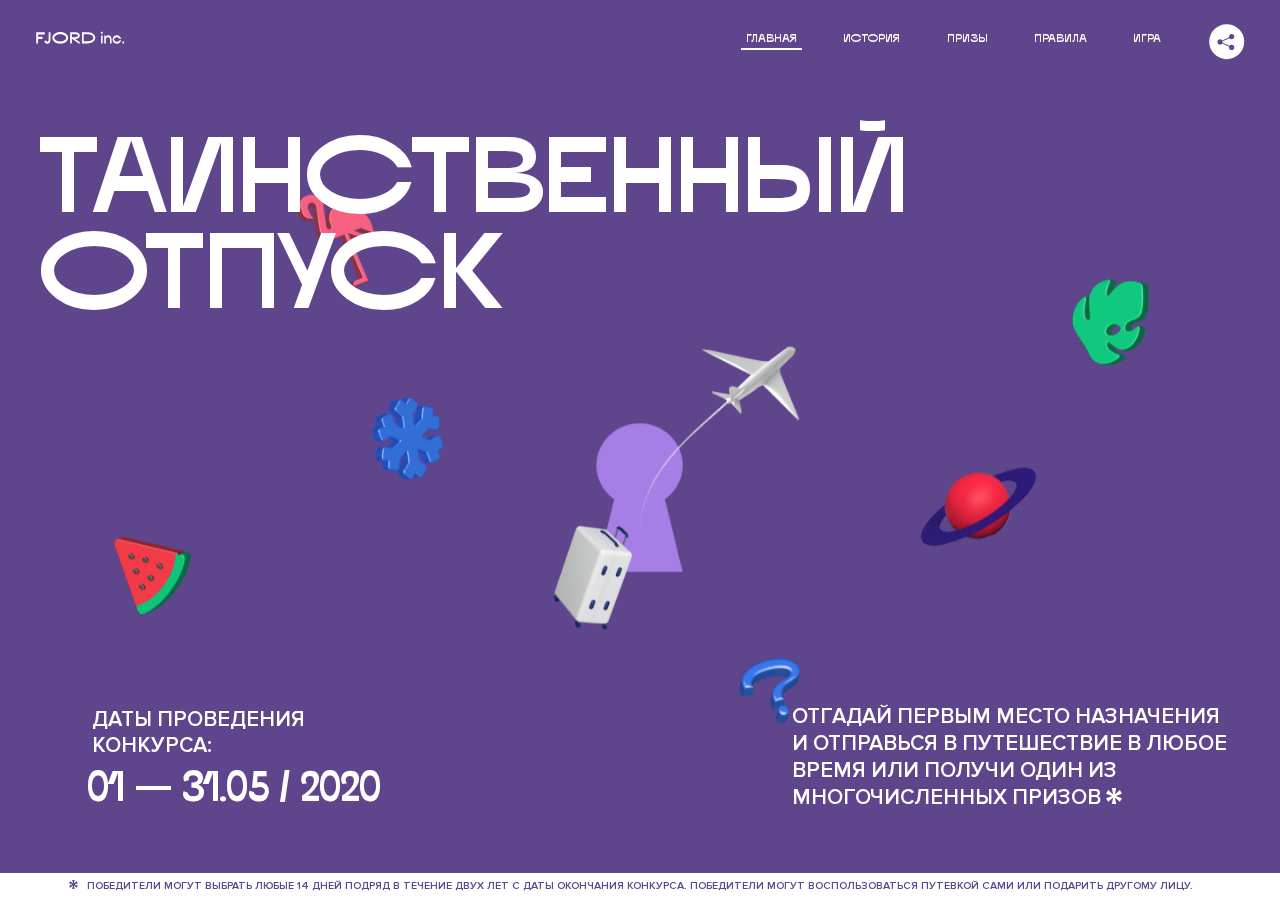
<file: 3/index.html>
<!DOCTYPE html>
<html lang="ru">
<head>
  <meta charset="UTF-8">
  <meta name="description" content="">
  <meta name="viewport" content="width=device-width, initial-scale=1.0">
  <meta http-equiv="X-UA-Compatible" content="ie=edge">
  <title>Mysterious Vacation</title>
  <link rel="stylesheet" href="css/style.min.css">
<link href="css/style.min.css" rel="stylesheet">  <base href="https://htmlacademy-animation.github.io/24186-magic-vacation-1/3/">
</head>
<body>

  <header class="page-header js-header">
    <div class="page-header__wrapper">
      <a href="#" class="page-header__logo" aria-label="Перейти на страницу FJORD.Inc">
        <svg width="100" height="15" viewBox="0 0 100 15" fill="none" xmlns="http://www.w3.org/2000/svg">
          <path d="M0.26 1.4V14H2.276V8.906H7.334V6.44H2.276V3.848H9.872V1.4H0.26ZM12.733 14.36C15.127 14.36 16.243 12.65 16.243 9.5V1.4H14.263V8.96C14.263 11.21 13.723 11.876 12.733 11.876C11.833 11.876 11.473 11.3 11.347 10.58L9.36702 10.94C9.63702 13.046 10.663 14.36 12.733 14.36ZM18.3918 7.7C18.3918 11.372 22.3878 14.36 27.3198 14.36C32.2518 14.36 36.2478 11.372 36.2478 7.7C36.2478 4.028 32.2518 1.04 27.3198 1.04C22.3878 1.04 18.3918 4.028 18.3918 7.7ZM20.6058 7.7C20.6058 5.378 23.6118 3.524 27.3198 3.524C30.9918 3.524 33.9798 5.378 33.9798 7.7C33.9798 10.004 30.9918 11.858 27.3198 11.858C23.6118 11.858 20.6058 10.004 20.6058 7.7ZM40.403 14V8.906H40.799L49.079 14.702V12.38L44.039 8.906H44.201C47.999 8.906 49.277 7.304 49.277 5.162C49.277 3.092 47.999 1.4 44.201 1.4H38.387V14H40.403ZM43.535 3.722C45.785 3.722 47.045 4.136 47.045 5.432C47.045 6.764 45.785 7.034 43.535 7.034H40.403V3.722H43.535ZM51.6936 1.382V14H57.8676C62.7456 14 66.7236 11.534 66.7236 7.7C66.7236 3.848 62.7456 1.382 57.8676 1.382H51.6936ZM53.7096 11.624V3.722H57.5436C61.5396 3.722 64.4916 5.018 64.4916 7.7C64.4916 10.238 61.5396 11.624 57.5436 11.624H53.7096ZM73.1832 14.018H74.9832V5H73.1832V14.018ZM72.9132 1.976C72.9132 2.57 73.3992 3.092 74.0832 3.092C74.7492 3.092 75.2352 2.57 75.2352 1.976C75.2352 1.382 74.7672 0.805999 74.0832 0.805999C73.3812 0.805999 72.9132 1.382 72.9132 1.976ZM76.7867 14H78.5687V9.104C78.7487 8.006 79.5947 6.962 81.0887 6.962C82.1147 6.962 83.2667 7.448 83.2667 9.554V14H85.0487V9.014C85.0487 6.152 83.2307 4.73 81.3587 4.73C79.9187 4.73 79.0727 5.558 78.5687 6.854V5H76.7867V14ZM90.9898 14.27C93.5098 14.27 95.3818 12.506 95.7238 10.328H94.0498C93.7258 11.3 92.6998 12.02 90.9898 12.02C88.8478 12.02 87.7678 10.922 87.7678 9.59C87.7678 8.24 88.8478 6.962 90.9898 6.962C92.7538 6.962 93.7978 7.844 94.0858 8.924H95.7418C95.4358 6.71 93.6178 4.73 90.9898 4.73C88.0918 4.73 86.1298 7.124 86.1298 9.59C86.1298 12.074 88.1278 14.27 90.9898 14.27ZM97.0693 12.938C97.0693 13.658 97.5553 14.144 98.2753 14.144C98.9953 14.144 99.4813 13.658 99.4813 12.938C99.4813 12.2 98.9953 11.714 98.2753 11.714C97.5553 11.714 97.0693 12.2 97.0693 12.938Z" fill="currentColor"></path>
        </svg>
      </a>
      <button class="page-header__toggler js-menu-toggler" type="button" aria-label="Управление мобильным меню"><span>Меню</span></button>
      <nav class="page-header__nav">
        <div class="page-header__menu js-menu" id="menu">
          <ul>
            <li>
              <a class="js-menu-link active" href="#top" data-href="top">главная</a>
            </li>
            <li>
              <a class="js-menu-link" href="#story" data-href="story">история</a>
            </li>
            <li>
              <a class="js-menu-link" href="#prizes" data-href="prizes">призы</a>
            </li>
            <li>
              <a class="js-menu-link" href="#rules" data-href="rules">правила</a>
            </li>
            <li>
              <a class="js-menu-link" href="#game" data-href="game">игра</a>
            </li>
          </ul>
        </div>
        <div class="page-header__social">
          <div class="social-block js-social-block">
            <button class="social-block__toggler" aria-label="Управлять блоком с социальными кнопками">
              <svg width="26" height="22" viewBox="0 0 27 22" fill="none" xmlns="http://www.w3.org/2000/svg">
                <path d="M19.6721 7.43664C21.6273 7.43664 23.213 5.85095 23.213 3.89566C23.213 1.94037 21.6273 0.354675 19.6721 0.354675C17.7168 0.354675 16.1311 1.94037 16.1311 3.89566C16.1311 4.19968 16.1728 4.49178 16.2458 4.77345L7.21751 8.95527C6.57519 8.05214 5.52303 7.46049 4.33078 7.46049C2.37549 7.46049 0.789795 9.04618 0.789795 11.0015C0.789795 12.9568 2.37549 14.5425 4.33078 14.5425C5.52303 14.5425 6.57668 13.9508 7.21751 13.0477L16.2458 17.2295C16.1743 17.5112 16.1311 17.8033 16.1311 18.1073C16.1311 20.0626 17.7168 21.6483 19.6721 21.6483C21.6273 21.6483 23.213 20.0626 23.213 18.1073C23.213 16.152 21.6273 14.5663 19.6721 14.5663C18.4798 14.5663 17.4262 15.158 16.7853 16.0611L7.75701 11.8793C7.82854 11.5976 7.87176 11.3055 7.87176 11.0015C7.87176 10.6974 7.83003 10.4053 7.75701 10.1237L16.7853 5.94186C17.4262 6.84499 18.4783 7.43664 19.6721 7.43664Z" fill="currentColor"></path>
              </svg>
            </button>
            <ul class="social-block__list">
              <li>
                <a class="social-block__link social-block__link--fb" href="#" aria-label="Мы на Facebook">
                  <svg width="8" height="17" viewBox="0 0 8 17" fill="none" xmlns="http://www.w3.org/2000/svg">
                    <path d="M4.24646 16.9899H1.09275L1.05793 8.49828H0V5.30707H1.05793V3.81124C1.05793 1.42084 2.57654 0 5.21735 0H7.41758V3.18585H5.30841C4.28262 3.18585 4.2478 3.48582 4.2478 4.24914V5.30707H7.42964L7.16716 8.49828H4.2478V16.9899H4.24646Z" fill="currentColor"></path>
                  </svg>
                </a>
              </li>
              <li>
                <a class="social-block__link social-block__link--insta" href="#" aria-label="Мы в Instagram">
                  <svg width="15" height="15" viewBox="0 0 15 15" fill="none" xmlns="http://www.w3.org/2000/svg">
                    <path d="M11.0197 0H4.19806C2.14246 0 0.471191 1.66993 0.471191 3.72285V10.5499C0.471191 12.6082 2.14112 14.2727 4.19806 14.2727H11.0197C13.0753 14.2727 14.7466 12.6082 14.7466 10.5499V3.72285C14.7466 1.67127 13.0753 0 11.0197 0ZM11.0197 12.4849H4.19806C3.13076 12.4849 2.26432 11.6158 2.26432 10.5512V3.72419C2.26432 2.65956 3.13076 1.79715 4.19806 1.79715H11.0197C12.087 1.79715 12.9535 2.6609 12.9535 3.72419V10.5512C12.9535 11.6145 12.087 12.4849 11.0197 12.4849Z" fill="currentColor"></path>
                    <path d="M7.60887 3.11084C5.38989 3.11084 3.58203 4.9187 3.58203 7.14036C3.58203 9.35532 5.38989 11.1645 7.60887 11.1645C9.83053 11.1645 11.6357 9.35666 11.6357 7.14036C11.6357 4.9187 9.83053 3.11084 7.60887 3.11084ZM7.60887 9.36871C6.37551 9.36871 5.37784 8.37372 5.37784 7.14036C5.37784 5.90699 6.37551 4.90665 7.60887 4.90665C8.83822 4.90665 9.84259 5.90833 9.84259 7.14036C9.84392 8.37238 8.83822 9.36871 7.60887 9.36871Z" fill="currentColor"></path>
                    <path d="M11.3573 2.35962C10.8256 2.35962 10.3931 2.79752 10.3931 3.32381C10.3931 3.85546 10.8256 4.29336 11.3573 4.29336C11.8862 4.29336 12.3215 3.85546 12.3215 3.32381C12.3215 2.79752 11.8862 2.35962 11.3573 2.35962Z" fill="currentColor"></path>
                  </svg>
                </a>
              </li>
              <li>
                <a class="social-block__link social-block__link--vk" href="#" aria-label="Мы ВКонтакте">
                  <svg width="17" height="10" viewBox="0 0 17 10" fill="none" xmlns="http://www.w3.org/2000/svg">
                    <path d="M14.1234 4.9002C14.1234 4.9002 16.3623 1.72708 16.5866 0.680242C16.6595 0.312285 16.4947 0.103188 16.1069 0.103188C16.1069 0.103188 14.8193 0.103188 14.168 0.103188C13.7235 0.103188 13.5587 0.293278 13.4235 0.579768C13.4235 0.579768 12.3724 2.82553 11.0969 4.24712C10.6861 4.70333 10.4781 4.84318 10.2511 4.84318C10.0646 4.84318 9.98625 4.6911 9.98625 4.27834V0.649016C9.98625 0.147997 9.92545 0.00135496 9.5066 0.00135496H6.39628C6.15578 0.00135496 6.0085 0.134417 6.0085 0.324506C6.0085 0.801084 6.73406 0.908351 6.73406 2.20231V4.87305C6.73406 5.40529 6.70569 5.61575 6.45303 5.61575C5.78016 5.61575 4.19528 3.30618 3.30623 0.678887C3.12923 0.145282 2.93737 0 2.43475 0H0.486409C0.205373 0 0 0.190085 0 0.476576C0 0.991172 0.60666 3.40801 2.99277 6.64358C4.59927 8.8201 6.70569 10 8.60269 10C9.76196 10 10.0416 9.80312 10.0416 9.31432V7.63883C10.0416 7.22607 10.2065 7.04956 10.4429 7.04956C10.7078 7.04956 11.1847 7.13238 12.2805 8.22268C13.5843 9.47862 13.6762 10 14.3896 10H16.5676C16.7919 10 17 9.89273 17 9.52342C17 9.02919 16.3623 8.15343 15.384 7.10659C14.9801 6.56755 14.3302 5.98914 14.1248 5.72301C13.8275 5.40801 13.9154 5.23014 14.1234 4.9002Z" fill="currentColor"></path>
                  </svg>
                </a>
              </li>
            </ul>
          </div>
        </div>
      </nav>
    </div>
  </header>

  <main class="page-content">

    <section class="animation-screen"></section>

    <section class="screen screen--hidden screen--intro js-scrollspy" id="top">
      <div class="screen__wrapper">
        <div class="intro">
          <h1 class="intro__title">Таинственный отпуск</h1>
          <div class="intro__content">
            <div class="intro__info">
              <p class="intro__label">Даты проведения конкурса:</p>
              <p class="intro__date">01 — 31.05 / 2020</p>
            </div>
            <div class="intro__message">
              <p>
                Отгадай первым место назначения и&nbsp;отправься в&nbsp;путешествие в&nbsp;любое время или получи один из многочисленных призов
                <svg width="16" height="16" viewBox="0 0 10 10" fill="none" xmlns="http://www.w3.org/2000/svg">
                  <path d="M0 6.35337L3.90271 4.99012L0 3.64663L1.34615 1.32374L4.44287 4.01073L3.67364 0H6.34615L5.57692 4.01073L8.65385 1.32374L10 3.64663L6.13405 4.99012L10 6.35337L8.65385 8.65651L5.57692 5.98927L6.34615 10H3.67364L4.44287 5.96952L1.34615 8.65651L0 6.35337Z" fill="currentColor"></path>
                </svg>
              </p>
            </div>
          </div>
        </div>
      </div>
      <div class="screen__footer js-footer">
        <button class="screen__footer-enlarge js-footer-toggler" type="button" aria-label="Показать сообщение">
          <svg width="10" height="10" viewBox="0 0 10 10" fill="none" xmlns="http://www.w3.org/2000/svg">
            <path d="M0 6.35337L3.90271 4.99012L0 3.64663L1.34615 1.32374L4.44287 4.01073L3.67364 0H6.34615L5.57692 4.01073L8.65385 1.32374L10 3.64663L6.13405 4.99012L10 6.35337L8.65385 8.65651L5.57692 5.98927L6.34615 10H3.67364L4.44287 5.96952L1.34615 8.65651L0 6.35337Z" fill="currentColor"></path>
          </svg>
        </button>
        <button class="screen__footer-collapse js-footer-toggler" type="button" aria-label="Скрыть сообщение">
          <svg width="13" height="13" viewBox="0 0 13 13" fill="none" xmlns="http://www.w3.org/2000/svg">
            <line x1="12.3536" y1="0.353553" x2="0.738349" y2="11.9688" stroke="currentColor"></line>
            <line x1="0.738319" y1="0.539925" x2="12.3535" y2="12.1551" stroke="currentColor"></line>
          </svg>
        </button>
        <div class="screen__footer-wrapper">
          <div class="screen__footer-announce">
            <p class="screen__footer-label">Даты проведения конкурса:</p>
            <p class="screen__footer-date">01 — 31.05 / 2020</p>
          </div>
          <div class="screen__footer-note">
            <p>
              <svg width="10" height="10" viewBox="0 0 10 10" fill="none" xmlns="http://www.w3.org/2000/svg">
                <path d="M0 6.35337L3.90271 4.99012L0 3.64663L1.34615 1.32374L4.44287 4.01073L3.67364 0H6.34615L5.57692 4.01073L8.65385 1.32374L10 3.64663L6.13405 4.99012L10 6.35337L8.65385 8.65651L5.57692 5.98927L6.34615 10H3.67364L4.44287 5.96952L1.34615 8.65651L0 6.35337Z" fill="currentColor"></path>
              </svg>
              <span>Победители могут выбрать любые 14 дней подряд в&nbsp;течение двух лет с&nbsp;даты окончания конкурса. Победители могут воспользоваться путевкой сами или подарить другому лицу.</span>
            </p>
          </div>
        </div>
      </div>
    </section>

    <section class="screen screen--hidden screen--story js-scrollspy" id="story">

      <div class="slider swiper-container js-slider">

        <div class="swiper-wrapper">

          <div class="slider__item swiper-slide">
            <h2 class="slider__item-title">История</h2>
            <p class="slider__item-text">Джеймс Таргет был основателем компании &laquo;Fjord Inc.&raquo;. С&nbsp;1965 года &laquo;Fjord Inc.&raquo; прославилась надёжными и&nbsp;удобными чемоданами и&nbsp;аксессуарами для туристов.</p>
          </div>

          <div class="slider__item swiper-slide">
            <p class="slider__item-text">Когда Джеймсу было 7&nbsp;лет, в&nbsp;их&nbsp;доме гостил дядюшка и&nbsp;развлекал детей рассказами о&nbsp;своей поездке в&nbsp;место, показавшееся малышу Таргету невероятным. Тогда Джеймс решил, что однажды посетит его, но&nbsp;не&nbsp;будет рассказывать о&nbsp;мечте, пока не&nbsp;осуществит.</p>
          </div>

          <div class="slider__item swiper-slide">
            <p class="slider__item-text">Джеймс Таргет стал увлеченным путешественником. Он&nbsp;посетил 5&nbsp;континентов, 126&nbsp;стран.</p>
          </div>

          <div class="slider__item swiper-slide">
            <p class="slider__item-text">Он&nbsp;сплавлялся по&nbsp;Амазонке и&nbsp;погружался в&nbsp;пещеры Франции, медитировал в&nbsp;горах Тибета и&nbsp;пожимал руку вождя племени Акугауа.</p>
          </div>

          <div class="slider__item swiper-slide">
            <p class="slider__item-text">Из&nbsp;своих поездок Джеймс Таргет привозил идеи, как сделать свои чемоданы &laquo;Fjord Inc.&raquo; удобными и&nbsp;приспособленными к&nbsp;разным дорожным условиям.</p>
          </div>

          <div class="slider__item swiper-slide">
            <p class="slider__item-text">Всё это время Джеймс не&nbsp;оставлял идею поездки своей мечты. Однако, как только он&nbsp;брался за&nbsp;планирование, возникали препятствия, не&nbsp;позволяющие отправиться туда.</p>
          </div>

          <div class="slider__item swiper-slide">
            <p class="slider__item-text">В&nbsp;возрасте 67&nbsp;лет Джеймс Таргет попал под лавину и&nbsp;погиб. В&nbsp;своём завещании он&nbsp;поручил отправить в&nbsp;заветное путешествие трёх смельчаков, единых с&nbsp;ним духом.</p>
          </div>

          <div class="slider__item swiper-slide">
            <p class="slider__item-text">Тех, кто сможет узнать таинственное место, задавая вопросы специально обученному ИИ&nbsp;&laquo;Соне&raquo;, ждет фантастическое путешествие.</p>
          </div>
        </div>
        <div class="slider__controls">
          <button class="slider__control slider__control--prev js-control-prev" type="button" aria-label="Показать предыдущую историю">
            <svg width="12" height="22" viewBox="0 0 12 22" fill="none" xmlns="http://www.w3.org/2000/svg">
              <path d="M11 1L1 11L11 21" stroke="currentColor" stroke-width="2" stroke-linejoin="round"></path>
            </svg>
          </button>
          <button class="slider__control slider__control--next js-control-next" type="button" aria-label="Показать следующую историю">
            <svg width="12" height="22" viewBox="0 0 12 22" fill="none" xmlns="http://www.w3.org/2000/svg">
              <path d="M1 1L11 11L1 21" stroke="currentColor" stroke-width="2" stroke-linejoin="round"></path>
            </svg>
          </button>
        </div>
        <div class="slider__pagination swiper-pagination"></div>
      </div>
    </section>

    <section class="screen screen--hidden screen--prizes js-scrollspy" id="prizes">
      <div class="screen__wrapper">
        <div class="prizes">
          <h2 class="prizes__title">ПРизы</h2>
          <div class="prizes__lead">
            <p>Найди ответ и&nbsp;получи один из&nbsp;призов:</p>
          </div>
          <ul class="prizes__list">
            <li class="prizes__item prizes__item--journeys">
              <div class="prizes__icon">
                <picture>
                  <source srcset="img/prize1-mob.svg" media="(orientation: portrait)">
                  <img src="img/prize1.svg" alt="">
                </picture>
              </div>
              <p class="prizes__desc">
                <b>3</b>
                <span>загадочных путешествия</span>
              </p>
            </li>
            <li class="prizes__item prizes__item--cases">
              <div class="prizes__icon">
                <picture>
                  <source srcset="img/prize2-mob.svg" media="(orientation: portrait)">
                  <img src="img/prize2.svg" alt="">
                </picture>
              </div>
              <p class="prizes__desc">
                <b>7</b>
                <span>надежных чемоданов</span>
              </p>
            </li>
            <li class="prizes__item prizes__item--codes">
              <div class="prizes__icon">
                <picture>
                  <source srcset="img/prize3-mob.svg" media="(orientation: portrait)">
                  <img src="img/prize3.svg" alt="">
                </picture>
              </div>
              <p class="prizes__desc">
                <b>900</b>
                <span>
                  промокодов на&nbsp;скидку 15%
                  <svg width="10" height="10" viewBox="0 0 10 10" fill="none" xmlns="http://www.w3.org/2000/svg">
                    <path d="M0 6.35337L3.90271 4.99012L0 3.64663L1.34615 1.32374L4.44287 4.01073L3.67364 0H6.34615L5.57692 4.01073L8.65385 1.32374L10 3.64663L6.13405 4.99012L10 6.35337L8.65385 8.65651L5.57692 5.98927L6.34615 10H3.67364L4.44287 5.96952L1.34615 8.65651L0 6.35337Z" fill="currentColor"></path>
                  </svg>
                </span>
              </p>
            </li>
          </ul>
        </div>
      </div>
      <div class="screen__footer js-footer">
        <button class="screen__footer-enlarge js-footer-toggler" type="button" aria-label="Показать сообщение">
          <svg width="10" height="10" viewBox="0 0 10 10" fill="none" xmlns="http://www.w3.org/2000/svg">
            <path d="M0 6.35337L3.90271 4.99012L0 3.64663L1.34615 1.32374L4.44287 4.01073L3.67364 0H6.34615L5.57692 4.01073L8.65385 1.32374L10 3.64663L6.13405 4.99012L10 6.35337L8.65385 8.65651L5.57692 5.98927L6.34615 10H3.67364L4.44287 5.96952L1.34615 8.65651L0 6.35337Z" fill="currentColor"></path>
          </svg>
        </button>
        <button class="screen__footer-collapse js-footer-toggler" type="button" aria-label="Скрыть сообщение">
          <svg width="13" height="13" viewBox="0 0 13 13" fill="none" xmlns="http://www.w3.org/2000/svg">
            <line x1="12.3536" y1="0.353553" x2="0.738349" y2="11.9688" stroke="currentColor"></line>
            <line x1="0.738319" y1="0.539925" x2="12.3535" y2="12.1551" stroke="currentColor"></line>
          </svg>
        </button>
        <div class="screen__footer-wrapper">
          <div class="screen__footer-announce">
            <p class="screen__footer-label">Даты проведения конкурса:</p>
            <p class="screen__footer-date">01 — 31.05 / 2020</p>
          </div>
          <div class="screen__footer-note">
            <p>
              <svg width="10" height="10" viewBox="0 0 10 10" fill="none" xmlns="http://www.w3.org/2000/svg">
                <path d="M0 6.35337L3.90271 4.99012L0 3.64663L1.34615 1.32374L4.44287 4.01073L3.67364 0H6.34615L5.57692 4.01073L8.65385 1.32374L10 3.64663L6.13405 4.99012L10 6.35337L8.65385 8.65651L5.57692 5.98927L6.34615 10H3.67364L4.44287 5.96952L1.34615 8.65651L0 6.35337Z" fill="currentColor"></path>
              </svg>
              <span>Скидка&nbsp;15% на&nbsp;единоразовое приобретение путёвки с&nbsp;1&nbsp;июня 2020 по&nbsp;31&nbsp;мая 2022&nbsp;года. Суммируется с&nbsp;другими акциями</span>
            </p>
          </div>
        </div>
      </div>
    </section>

    <section class="screen screen--hidden screen--rules js-scrollspy" id="rules">
      <div class="screen__wrapper">
        <div class="rules">
          <h2 class="rules__title">Правила</h2>
          <div class="rules__lead">
            <p>Для того чтобы получить наследство Джеймса Таргета, тебе нужно выведать у&nbsp;&laquo;Сони&raquo;, куда предстоит отправиться тебе в&nbsp;случае победы</p>
          </div>
          <ol class="rules__list">
            <li class="rules__item">
              <p>Тебе отводится <br>5&nbsp;минут</p>
            </li>
            <li class="rules__item">
              <p>Задавай любые вопросы в&nbsp;текстовом поле</p>
            </li>
            <li class="rules__item">
              <p>Нажимай кнопку &laquo;Узнать&raquo;, чтобы получить ответ</p>
            </li>
            <li class="rules__item">
              <p>&laquo;Соня&raquo; может отвечать только&nbsp;Да или Нет</p>
            </li>
          </ol>
          <a href="#game" class="rules__link btn">Погнали!</a>
        </div>
      </div>
      <div class="screen__disclaimer">
        <div class="disclaimer">
          <ul>
            <li>
              <a href="#">Правовая информация</a>
            </li>
            <li>
              <a href="#">Подробные правила</a>
            </li>
          </ul>
        </div>
      </div>
    </section>

    <section class="screen screen--hidden screen--game js-scrollspy" id="game">
      <div class="screen__wrapper">
        <div class="game">
          <div class="game__header">
            <h2 class="game__title">Игра</h2>
            <div class="game__counter">
              <span>05</span>:<span>00</span>
            </div>
          </div>
          <div class="game__body">
            <div class="chat">
              <div class="chat__body js-chat">
                <ul class="chat__list" id="messages"></ul>
              </div>
              <div class="chat__footer">
                <form action="#" method="post" class="form" id="message-form">
                  <label for="message-field" class="visually-hidden">Поле для ввода вопроса</label>
                  <input type="text" class="form__field" id="message-field">
                  <button class="form__button btn">
                    Узнать
                    <svg width="18" height="19" viewBox="0 0 18 19" fill="none" xmlns="http://www.w3.org/2000/svg">
                      <path stroke="currentColor" stroke-width="2" d="M9 19V1"></path>
                      <path d="M1 9l8-8 8 8" stroke="currentColor" stroke-width="2" stroke-linejoin="round"></path>
                    </svg>
                  </button>
                </form>
              </div>
            </div>
          </div>
          <!-- временные кнопки для показа результата -->
          <div class="game__buttons">
            <button class="game__button btn js-show-result" type="button" data-target="result">Положительный результат</button>
            <button class="game__button btn js-show-result" type="button" data-target="result2">Положительный результат - 2</button>
            <button class="game__button btn js-show-result" type="button" data-target="result3">Отрицательный результат</button>
          </div>
        </div>
      </div>
    </section>

    <section class="screen screen--hidden screen--result" id="result">
      <div class="screen__wrapper">
        <div class="result result--trip">
          <div class="result__image">
            <picture>
              <source srcset="img/result1-mob.png 1x, img/result1-mob@2x.png 2x" media="(max-width: 768px) and (orientation: portrait)">
              <img src="img/result1.png" srcset="img/result1@2x.png 2x" alt="">
            </picture>
          </div>
          <h2 class="result__title">
            <span class="visually-hidden">ПОбеда!</span>
            <svg xmlns="http://www.w3.org/2000/svg" viewBox="0 0 568.85 109.24">
              <path d="M16,24.44V92H2.6V8H75V92H61.52V24.44H16Z" transform="translate(-2.1 -1.5)" fill="none" stroke="currentColor"></path>
              <path d="M148.76,5.6c32.88,0,59.52,19.92,59.52,44.4s-26.64,44.4-59.52,44.4S89.24,74.48,89.24,50,115.88,5.6,148.76,5.6Zm0,72.12c24.48,0,44.4-12.36,44.4-27.72s-19.92-27.84-44.4-27.84C124,22.16,104,34.52,104,50S124,77.72,148.76,77.72Z" transform="translate(-2.1 -1.5)" fill="none" stroke="currentColor"></path>
              <path d="M287.36,8V24.44H236v14.4h25.32c25.44,0,34,11.16,34,26.52,0,15.6-8.52,26.64-34,26.64H222.56V8h64.8ZM256.88,76.52c15.12,0,23.52-2,23.52-11.52S272,54.44,256.88,54.44H236V76.52h20.88Z" transform="translate(-2.1 -1.5)" fill="none" stroke="currentColor"></path>
              <path d="M371.47,8V24.44H320.84V41.6h33.6V58h-33.6V75.56h50.64V92H307.4V8h64.08Z" transform="translate(-2.1 -1.5)" fill="none" stroke="currentColor"></path>
              <path d="M382.39,110.24V75.56h7.44c4.56-4.68,7.8-18.36,8.76-56L399,8h48.6V75.56h10v34.68H442.87V92H397v18.24H382.39Zm51.72-34.68V24.44H411.55v3.12c-0.48,22.44-3.24,37.68-7.2,48h29.76Z" transform="translate(-2.1 -1.5)" fill="none" stroke="currentColor"></path>
              <path d="M463.75,92l28-84h27.12l28.08,84H533.47l-7.8-23.52h-37.8L480.07,92H463.75Zm56.64-40L507,11.84,493.51,52h26.88Z" transform="translate(-2.1 -1.5)" fill="none" stroke="currentColor"></path>
              <path d="M554.12,70.4L555.55,2H569l1.44,68.4H554.12Zm8.28,6.36c4.8,0,8,3.24,8,8.16a8,8,0,1,1-16.08,0C554.35,80,557.59,76.76,562.39,76.76Z" transform="translate(-2.1 -1.5)" fill="none" stroke="currentColor"></path>
            </svg>
          </h2>
          <div class="result__text">
            <p>ты&nbsp;отправляешься в&nbsp;Арктику!</p>
          </div>
          <div class="result__form">
            <form action="#" method="post" class="form form--result">
              <label for="email-field" class="form__label">зарегистрируй результат</label>
              <input type="email" class="form__field" id="email-field" placeholder="e-mail для регистации результата и получения приза" required="">
              <button class="form__button btn">
                отправить
                <svg width="18" height="19" viewBox="0 0 18 19" fill="none" xmlns="http://www.w3.org/2000/svg">
                  <path stroke="currentColor" stroke-width="2" d="M9 19V1"></path>
                  <path d="M1 9l8-8 8 8" stroke="currentColor" stroke-width="2" stroke-linejoin="round"></path>
                </svg>
              </button>
            </form>
          </div>
        </div>
      </div>
    </section>

    <section class="screen screen--hidden screen--result" id="result2">
      <div class="screen__wrapper">
        <div class="result result--prize">
          <div class="result__image">
            <picture>
              <source srcset="img/result2-mob.png 1x, img/result2-mob@2x.png 2x" media="(max-width: 768px) and (orientation: portrait)">
              <img src="img/result2.png" srcset="img/result2@2x.png 2x" alt="">
            </picture>
          </div>
          <h2 class="result__title">
            <span class="visually-hidden">ПОбеда!</span>
            <svg xmlns="http://www.w3.org/2000/svg" viewBox="0 0 568.85 109.24">
              <path d="M16,24.44V92H2.6V8H75V92H61.52V24.44H16Z" transform="translate(-2.1 -1.5)" fill="none" stroke="currentColor"></path>
              <path d="M148.76,5.6c32.88,0,59.52,19.92,59.52,44.4s-26.64,44.4-59.52,44.4S89.24,74.48,89.24,50,115.88,5.6,148.76,5.6Zm0,72.12c24.48,0,44.4-12.36,44.4-27.72s-19.92-27.84-44.4-27.84C124,22.16,104,34.52,104,50S124,77.72,148.76,77.72Z" transform="translate(-2.1 -1.5)" fill="none" stroke="currentColor"></path>
              <path d="M287.36,8V24.44H236v14.4h25.32c25.44,0,34,11.16,34,26.52,0,15.6-8.52,26.64-34,26.64H222.56V8h64.8ZM256.88,76.52c15.12,0,23.52-2,23.52-11.52S272,54.44,256.88,54.44H236V76.52h20.88Z" transform="translate(-2.1 -1.5)" fill="none" stroke="currentColor"></path>
              <path d="M371.47,8V24.44H320.84V41.6h33.6V58h-33.6V75.56h50.64V92H307.4V8h64.08Z" transform="translate(-2.1 -1.5)" fill="none" stroke="currentColor"></path>
              <path d="M382.39,110.24V75.56h7.44c4.56-4.68,7.8-18.36,8.76-56L399,8h48.6V75.56h10v34.68H442.87V92H397v18.24H382.39Zm51.72-34.68V24.44H411.55v3.12c-0.48,22.44-3.24,37.68-7.2,48h29.76Z" transform="translate(-2.1 -1.5)" fill="none" stroke="currentColor"></path>
              <path d="M463.75,92l28-84h27.12l28.08,84H533.47l-7.8-23.52h-37.8L480.07,92H463.75Zm56.64-40L507,11.84,493.51,52h26.88Z" transform="translate(-2.1 -1.5)" fill="none" stroke="currentColor"></path>
              <path d="M554.12,70.4L555.55,2H569l1.44,68.4H554.12Zm8.28,6.36c4.8,0,8,3.24,8,8.16a8,8,0,1,1-16.08,0C554.35,80,557.59,76.76,562.39,76.76Z" transform="translate(-2.1 -1.5)" fill="none" stroke="currentColor"></path>
            </svg>
          </h2>
          <div class="result__text">
            <p>чемодан &laquo;Fjord&nbsp;Inc.&raquo;&nbsp;твой</p>
          </div>
          <div class="result__form">
            <form action="#" method="post" class="form form--result">
              <label for="email-field2" class="form__label">зарегистрируй результат</label>
              <input type="email" class="form__field" id="email-field2" placeholder="e-mail для регистации результата и получения приза" required="">
              <button class="form__button btn">
                отправить
                <svg width="18" height="19" viewBox="0 0 18 19" fill="none" xmlns="http://www.w3.org/2000/svg">
                  <path stroke="currentColor" stroke-width="2" d="M9 19V1"></path>
                  <path d="M1 9l8-8 8 8" stroke="currentColor" stroke-width="2" stroke-linejoin="round"></path>
                </svg>
              </button>
            </form>
          </div>
        </div>
      </div>
    </section>

    <section class="screen screen--hidden screen--result" id="result3">
      <div class="screen__wrapper">
        <div class="result result--negative">
          <div class="result__image">
            <picture>
              <source srcset="img/result3-mob.png 1x, img/result3-mob@2x.png 2x" media="(max-width: 768px) and (orientation: portrait)">
              <img src="img/result3.png" srcset="img/result3@2x.png 2x" alt="">
            </picture>
          </div>
          <h2 class="result__title">
            <span class="visually-hidden">Не угадал!</span>
            <svg xmlns="http://www.w3.org/2000/svg" viewBox="0 0 660.77 109.24">
              <path d="M2.66,92V8H16.1V42.2H53.3V8H66.74V92H53.3V58.64H16.1V92H2.66Z" transform="translate(-2.16 -1.5)" fill="none" stroke="currentColor"></path>
              <path d="M147.62,8V24.44H97V41.6h33.6V58H97V75.56h50.64V92H83.54V8h64.08Z" transform="translate(-2.16 -1.5)" fill="none" stroke="currentColor"></path>
              <path d="M199.22,8l20.52,42.36L235.34,8h16.44l-31,84H204.38l9.48-25.92L185.78,8h13.44Z" transform="translate(-2.16 -1.5)" fill="none" stroke="currentColor"></path>
              <path d="M273.74,24.44V92H260.3V8h50.16V24.44H273.74Z" transform="translate(-2.16 -1.5)" fill="none" stroke="currentColor"></path>
              <path d="M307.1,92l28-84h27.12l28.08,84H376.82L369,68.48h-37.8L323.42,92H307.1Zm56.64-40L350.3,11.84,336.86,52h26.88Z" transform="translate(-2.16 -1.5)" fill="none" stroke="currentColor"></path>
              <path d="M396.38,110.24V75.56h7.44c4.56-4.68,7.8-18.36,8.76-56L412.94,8h48.6V75.56h10v34.68H456.86V92H411v18.24H396.38ZM448.1,75.56V24.44H425.54v3.12c-0.48,22.44-3.24,37.68-7.2,48H448.1Z" transform="translate(-2.16 -1.5)" fill="none" stroke="currentColor"></path>
              <path d="M477.74,92l28-84h27.12L560.9,92H547.46l-7.8-23.52h-37.8L494.06,92H477.74Zm56.64-40-13.44-40.2L507.5,52h26.88Z" transform="translate(-2.16 -1.5)" fill="none" stroke="currentColor"></path>
              <path d="M568.7,76.88a13.77,13.77,0,0,0,5,1c6.6,0,10.44-6.24,12-58.32L586.22,8h46.2V92H619V24.44H598.82l-0.12,3.12C597.14,81,589,94.4,573.74,94.4a28.55,28.55,0,0,1-6.72-.84Z" transform="translate(-2.16 -1.5)" fill="none" stroke="currentColor"></path>
              <path d="M646.1,70.4L647.54,2H661l1.44,68.4H646.1Zm8.28,6.36c4.8,0,8,3.24,8,8.16a8,8,0,0,1-16.08,0C646.34,80,649.58,76.76,654.38,76.76Z" transform="translate(-2.16 -1.5)" fill="none" stroke="currentColor"></path>
            </svg>
          </h2>
          <button class="result__button js-play" type="button">
            не сдавайся!
            <span>
              <svg width="27" height="22" viewBox="0 0 27 22" fill="none" xmlns="http://www.w3.org/2000/svg">
                <path d="M10.6899 1.47998C5.42992 1.47998 1.16992 5.73998 1.16992 11C1.16992 16.26 5.42992 20.52 10.6899 20.52C15.9499 20.52 20.2099 16.26 20.2099 11V7.13998" stroke="currentColor" stroke-width="2" stroke-miterlimit="10"></path>
                <path d="M15.1099 12.5099L20.1499 7.13989L25.3099 12.6299" stroke="currentColor" stroke-width="2" stroke-miterlimit="10" stroke-linejoin="round"></path>
              </svg>
            </span>
          </button>
        </div>
      </div>
    </section>

    <div class="curtain"></div>

  </main>

<script src="js/script.js"></script></body>
</html>
</file>
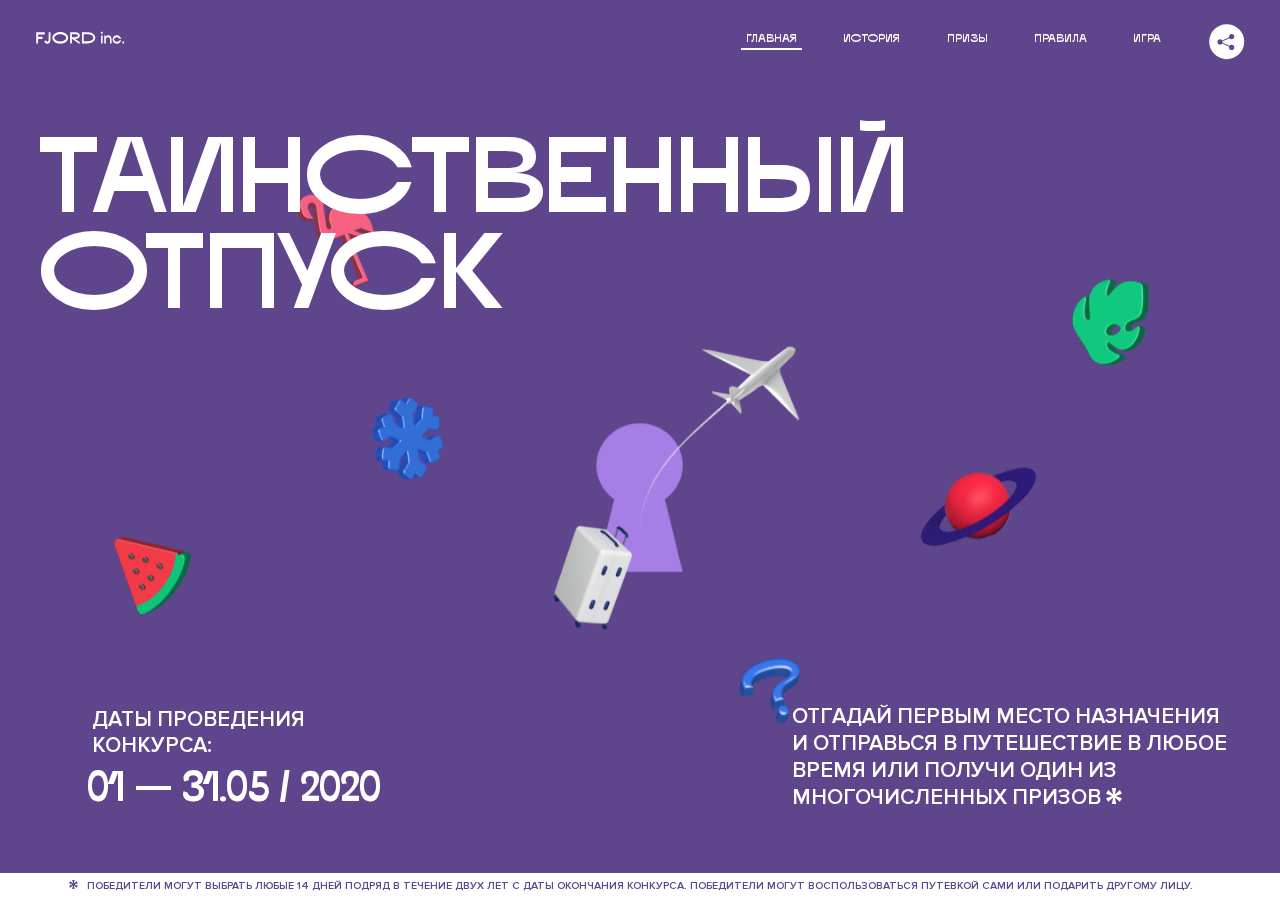
<file: 4/index.html>
<!DOCTYPE html>
<html lang="ru">
<head>
  <meta charset="UTF-8">
  <meta name="description" content="">
  <meta name="viewport" content="width=device-width, initial-scale=1.0">
  <meta http-equiv="X-UA-Compatible" content="ie=edge">
  <title>Mysterious Vacation</title>
  <link rel="stylesheet" href="css/style.min.css">
<link href="css/style.min.css" rel="stylesheet">  <base href="https://htmlacademy-animation.github.io/24186-magic-vacation-1/4/">
</head>
<body>

  <header class="page-header js-header">
    <div class="page-header__wrapper">
      <a href="#" class="page-header__logo" aria-label="Перейти на страницу FJORD.Inc">
        <svg width="100" height="15" viewBox="0 0 100 15" fill="none" xmlns="http://www.w3.org/2000/svg">
          <path d="M0.26 1.4V14H2.276V8.906H7.334V6.44H2.276V3.848H9.872V1.4H0.26ZM12.733 14.36C15.127 14.36 16.243 12.65 16.243 9.5V1.4H14.263V8.96C14.263 11.21 13.723 11.876 12.733 11.876C11.833 11.876 11.473 11.3 11.347 10.58L9.36702 10.94C9.63702 13.046 10.663 14.36 12.733 14.36ZM18.3918 7.7C18.3918 11.372 22.3878 14.36 27.3198 14.36C32.2518 14.36 36.2478 11.372 36.2478 7.7C36.2478 4.028 32.2518 1.04 27.3198 1.04C22.3878 1.04 18.3918 4.028 18.3918 7.7ZM20.6058 7.7C20.6058 5.378 23.6118 3.524 27.3198 3.524C30.9918 3.524 33.9798 5.378 33.9798 7.7C33.9798 10.004 30.9918 11.858 27.3198 11.858C23.6118 11.858 20.6058 10.004 20.6058 7.7ZM40.403 14V8.906H40.799L49.079 14.702V12.38L44.039 8.906H44.201C47.999 8.906 49.277 7.304 49.277 5.162C49.277 3.092 47.999 1.4 44.201 1.4H38.387V14H40.403ZM43.535 3.722C45.785 3.722 47.045 4.136 47.045 5.432C47.045 6.764 45.785 7.034 43.535 7.034H40.403V3.722H43.535ZM51.6936 1.382V14H57.8676C62.7456 14 66.7236 11.534 66.7236 7.7C66.7236 3.848 62.7456 1.382 57.8676 1.382H51.6936ZM53.7096 11.624V3.722H57.5436C61.5396 3.722 64.4916 5.018 64.4916 7.7C64.4916 10.238 61.5396 11.624 57.5436 11.624H53.7096ZM73.1832 14.018H74.9832V5H73.1832V14.018ZM72.9132 1.976C72.9132 2.57 73.3992 3.092 74.0832 3.092C74.7492 3.092 75.2352 2.57 75.2352 1.976C75.2352 1.382 74.7672 0.805999 74.0832 0.805999C73.3812 0.805999 72.9132 1.382 72.9132 1.976ZM76.7867 14H78.5687V9.104C78.7487 8.006 79.5947 6.962 81.0887 6.962C82.1147 6.962 83.2667 7.448 83.2667 9.554V14H85.0487V9.014C85.0487 6.152 83.2307 4.73 81.3587 4.73C79.9187 4.73 79.0727 5.558 78.5687 6.854V5H76.7867V14ZM90.9898 14.27C93.5098 14.27 95.3818 12.506 95.7238 10.328H94.0498C93.7258 11.3 92.6998 12.02 90.9898 12.02C88.8478 12.02 87.7678 10.922 87.7678 9.59C87.7678 8.24 88.8478 6.962 90.9898 6.962C92.7538 6.962 93.7978 7.844 94.0858 8.924H95.7418C95.4358 6.71 93.6178 4.73 90.9898 4.73C88.0918 4.73 86.1298 7.124 86.1298 9.59C86.1298 12.074 88.1278 14.27 90.9898 14.27ZM97.0693 12.938C97.0693 13.658 97.5553 14.144 98.2753 14.144C98.9953 14.144 99.4813 13.658 99.4813 12.938C99.4813 12.2 98.9953 11.714 98.2753 11.714C97.5553 11.714 97.0693 12.2 97.0693 12.938Z" fill="currentColor"></path>
        </svg>
      </a>
      <button class="page-header__toggler js-menu-toggler" type="button" aria-label="Управление мобильным меню"><span>Меню</span></button>
      <nav class="page-header__nav">
        <div class="page-header__menu js-menu" id="menu">
          <ul>
            <li>
              <a class="js-menu-link active" href="#top" data-href="top">главная</a>
            </li>
            <li>
              <a class="js-menu-link" href="#story" data-href="story">история</a>
            </li>
            <li>
              <a class="js-menu-link" href="#prizes" data-href="prizes">призы</a>
            </li>
            <li>
              <a class="js-menu-link" href="#rules" data-href="rules">правила</a>
            </li>
            <li>
              <a class="js-menu-link" href="#game" data-href="game">игра</a>
            </li>
          </ul>
        </div>
        <div class="page-header__social">
          <div class="social-block js-social-block">
            <button class="social-block__toggler" aria-label="Управлять блоком с социальными кнопками">
              <svg width="26" height="22" viewBox="0 0 27 22" fill="none" xmlns="http://www.w3.org/2000/svg">
                <path d="M19.6721 7.43664C21.6273 7.43664 23.213 5.85095 23.213 3.89566C23.213 1.94037 21.6273 0.354675 19.6721 0.354675C17.7168 0.354675 16.1311 1.94037 16.1311 3.89566C16.1311 4.19968 16.1728 4.49178 16.2458 4.77345L7.21751 8.95527C6.57519 8.05214 5.52303 7.46049 4.33078 7.46049C2.37549 7.46049 0.789795 9.04618 0.789795 11.0015C0.789795 12.9568 2.37549 14.5425 4.33078 14.5425C5.52303 14.5425 6.57668 13.9508 7.21751 13.0477L16.2458 17.2295C16.1743 17.5112 16.1311 17.8033 16.1311 18.1073C16.1311 20.0626 17.7168 21.6483 19.6721 21.6483C21.6273 21.6483 23.213 20.0626 23.213 18.1073C23.213 16.152 21.6273 14.5663 19.6721 14.5663C18.4798 14.5663 17.4262 15.158 16.7853 16.0611L7.75701 11.8793C7.82854 11.5976 7.87176 11.3055 7.87176 11.0015C7.87176 10.6974 7.83003 10.4053 7.75701 10.1237L16.7853 5.94186C17.4262 6.84499 18.4783 7.43664 19.6721 7.43664Z" fill="currentColor"></path>
              </svg>
            </button>
            <ul class="social-block__list">
              <li>
                <a class="social-block__link social-block__link--fb" href="#" aria-label="Мы на Facebook">
                  <svg width="8" height="17" viewBox="0 0 8 17" fill="none" xmlns="http://www.w3.org/2000/svg">
                    <path d="M4.24646 16.9899H1.09275L1.05793 8.49828H0V5.30707H1.05793V3.81124C1.05793 1.42084 2.57654 0 5.21735 0H7.41758V3.18585H5.30841C4.28262 3.18585 4.2478 3.48582 4.2478 4.24914V5.30707H7.42964L7.16716 8.49828H4.2478V16.9899H4.24646Z" fill="currentColor"></path>
                  </svg>
                </a>
              </li>
              <li>
                <a class="social-block__link social-block__link--insta" href="#" aria-label="Мы в Instagram">
                  <svg width="15" height="15" viewBox="0 0 15 15" fill="none" xmlns="http://www.w3.org/2000/svg">
                    <path d="M11.0197 0H4.19806C2.14246 0 0.471191 1.66993 0.471191 3.72285V10.5499C0.471191 12.6082 2.14112 14.2727 4.19806 14.2727H11.0197C13.0753 14.2727 14.7466 12.6082 14.7466 10.5499V3.72285C14.7466 1.67127 13.0753 0 11.0197 0ZM11.0197 12.4849H4.19806C3.13076 12.4849 2.26432 11.6158 2.26432 10.5512V3.72419C2.26432 2.65956 3.13076 1.79715 4.19806 1.79715H11.0197C12.087 1.79715 12.9535 2.6609 12.9535 3.72419V10.5512C12.9535 11.6145 12.087 12.4849 11.0197 12.4849Z" fill="currentColor"></path>
                    <path d="M7.60887 3.11084C5.38989 3.11084 3.58203 4.9187 3.58203 7.14036C3.58203 9.35532 5.38989 11.1645 7.60887 11.1645C9.83053 11.1645 11.6357 9.35666 11.6357 7.14036C11.6357 4.9187 9.83053 3.11084 7.60887 3.11084ZM7.60887 9.36871C6.37551 9.36871 5.37784 8.37372 5.37784 7.14036C5.37784 5.90699 6.37551 4.90665 7.60887 4.90665C8.83822 4.90665 9.84259 5.90833 9.84259 7.14036C9.84392 8.37238 8.83822 9.36871 7.60887 9.36871Z" fill="currentColor"></path>
                    <path d="M11.3573 2.35962C10.8256 2.35962 10.3931 2.79752 10.3931 3.32381C10.3931 3.85546 10.8256 4.29336 11.3573 4.29336C11.8862 4.29336 12.3215 3.85546 12.3215 3.32381C12.3215 2.79752 11.8862 2.35962 11.3573 2.35962Z" fill="currentColor"></path>
                  </svg>
                </a>
              </li>
              <li>
                <a class="social-block__link social-block__link--vk" href="#" aria-label="Мы ВКонтакте">
                  <svg width="17" height="10" viewBox="0 0 17 10" fill="none" xmlns="http://www.w3.org/2000/svg">
                    <path d="M14.1234 4.9002C14.1234 4.9002 16.3623 1.72708 16.5866 0.680242C16.6595 0.312285 16.4947 0.103188 16.1069 0.103188C16.1069 0.103188 14.8193 0.103188 14.168 0.103188C13.7235 0.103188 13.5587 0.293278 13.4235 0.579768C13.4235 0.579768 12.3724 2.82553 11.0969 4.24712C10.6861 4.70333 10.4781 4.84318 10.2511 4.84318C10.0646 4.84318 9.98625 4.6911 9.98625 4.27834V0.649016C9.98625 0.147997 9.92545 0.00135496 9.5066 0.00135496H6.39628C6.15578 0.00135496 6.0085 0.134417 6.0085 0.324506C6.0085 0.801084 6.73406 0.908351 6.73406 2.20231V4.87305C6.73406 5.40529 6.70569 5.61575 6.45303 5.61575C5.78016 5.61575 4.19528 3.30618 3.30623 0.678887C3.12923 0.145282 2.93737 0 2.43475 0H0.486409C0.205373 0 0 0.190085 0 0.476576C0 0.991172 0.60666 3.40801 2.99277 6.64358C4.59927 8.8201 6.70569 10 8.60269 10C9.76196 10 10.0416 9.80312 10.0416 9.31432V7.63883C10.0416 7.22607 10.2065 7.04956 10.4429 7.04956C10.7078 7.04956 11.1847 7.13238 12.2805 8.22268C13.5843 9.47862 13.6762 10 14.3896 10H16.5676C16.7919 10 17 9.89273 17 9.52342C17 9.02919 16.3623 8.15343 15.384 7.10659C14.9801 6.56755 14.3302 5.98914 14.1248 5.72301C13.8275 5.40801 13.9154 5.23014 14.1234 4.9002Z" fill="currentColor"></path>
                  </svg>
                </a>
              </li>
            </ul>
          </div>
        </div>
      </nav>
    </div>
  </header>

  <main class="page-content">

    <section class="animation-screen"></section>

    <section class="screen screen--hidden screen--intro js-scrollspy" id="top">
      <div class="screen__wrapper">
        <div class="intro">
          <h1 class="intro__title">Таинственный отпуск</h1>
          <div class="intro__content">
            <div class="intro__info">
              <p class="intro__label">Даты проведения конкурса:</p>
              <p class="intro__date">01 — 31.05 / 2020</p>
            </div>
            <div class="intro__message">
              <p>
                Отгадай первым место назначения и&nbsp;отправься в&nbsp;путешествие в&nbsp;любое время или получи один из многочисленных призов
                <svg width="16" height="16" viewBox="0 0 10 10" fill="none" xmlns="http://www.w3.org/2000/svg">
                  <path d="M0 6.35337L3.90271 4.99012L0 3.64663L1.34615 1.32374L4.44287 4.01073L3.67364 0H6.34615L5.57692 4.01073L8.65385 1.32374L10 3.64663L6.13405 4.99012L10 6.35337L8.65385 8.65651L5.57692 5.98927L6.34615 10H3.67364L4.44287 5.96952L1.34615 8.65651L0 6.35337Z" fill="currentColor"></path>
                </svg>
              </p>
            </div>
          </div>
        </div>
      </div>
      <div class="screen__footer js-footer">
        <button class="screen__footer-enlarge js-footer-toggler" type="button" aria-label="Показать сообщение">
          <svg width="10" height="10" viewBox="0 0 10 10" fill="none" xmlns="http://www.w3.org/2000/svg">
            <path d="M0 6.35337L3.90271 4.99012L0 3.64663L1.34615 1.32374L4.44287 4.01073L3.67364 0H6.34615L5.57692 4.01073L8.65385 1.32374L10 3.64663L6.13405 4.99012L10 6.35337L8.65385 8.65651L5.57692 5.98927L6.34615 10H3.67364L4.44287 5.96952L1.34615 8.65651L0 6.35337Z" fill="currentColor"></path>
          </svg>
        </button>
        <button class="screen__footer-collapse js-footer-toggler" type="button" aria-label="Скрыть сообщение">
          <svg width="13" height="13" viewBox="0 0 13 13" fill="none" xmlns="http://www.w3.org/2000/svg">
            <line x1="12.3536" y1="0.353553" x2="0.738349" y2="11.9688" stroke="currentColor"></line>
            <line x1="0.738319" y1="0.539925" x2="12.3535" y2="12.1551" stroke="currentColor"></line>
          </svg>
        </button>
        <div class="screen__footer-wrapper">
          <div class="screen__footer-announce">
            <p class="screen__footer-label">Даты проведения конкурса:</p>
            <p class="screen__footer-date">01 — 31.05 / 2020</p>
          </div>
          <div class="screen__footer-note">
            <p>
              <svg width="10" height="10" viewBox="0 0 10 10" fill="none" xmlns="http://www.w3.org/2000/svg">
                <path d="M0 6.35337L3.90271 4.99012L0 3.64663L1.34615 1.32374L4.44287 4.01073L3.67364 0H6.34615L5.57692 4.01073L8.65385 1.32374L10 3.64663L6.13405 4.99012L10 6.35337L8.65385 8.65651L5.57692 5.98927L6.34615 10H3.67364L4.44287 5.96952L1.34615 8.65651L0 6.35337Z" fill="currentColor"></path>
              </svg>
              <span>Победители могут выбрать любые 14 дней подряд в&nbsp;течение двух лет с&nbsp;даты окончания конкурса. Победители могут воспользоваться путевкой сами или подарить другому лицу.</span>
            </p>
          </div>
        </div>
      </div>
    </section>

    <section class="screen screen--hidden screen--story js-scrollspy" id="story">

      <div class="slider swiper-container js-slider">

        <div class="swiper-wrapper">

          <div class="slider__item swiper-slide">
            <h2 class="slider__item-title">История</h2>
            <p class="slider__item-text">Джеймс Таргет был основателем компании &laquo;Fjord Inc.&raquo;. С&nbsp;1965 года &laquo;Fjord Inc.&raquo; прославилась надёжными и&nbsp;удобными чемоданами и&nbsp;аксессуарами для туристов.</p>
          </div>

          <div class="slider__item swiper-slide">
            <p class="slider__item-text">Когда Джеймсу было 7&nbsp;лет, в&nbsp;их&nbsp;доме гостил дядюшка и&nbsp;развлекал детей рассказами о&nbsp;своей поездке в&nbsp;место, показавшееся малышу Таргету невероятным. Тогда Джеймс решил, что однажды посетит его, но&nbsp;не&nbsp;будет рассказывать о&nbsp;мечте, пока не&nbsp;осуществит.</p>
          </div>

          <div class="slider__item swiper-slide">
            <p class="slider__item-text">Джеймс Таргет стал увлеченным путешественником. Он&nbsp;посетил 5&nbsp;континентов, 126&nbsp;стран.</p>
          </div>

          <div class="slider__item swiper-slide">
            <p class="slider__item-text">Он&nbsp;сплавлялся по&nbsp;Амазонке и&nbsp;погружался в&nbsp;пещеры Франции, медитировал в&nbsp;горах Тибета и&nbsp;пожимал руку вождя племени Акугауа.</p>
          </div>

          <div class="slider__item swiper-slide">
            <p class="slider__item-text">Из&nbsp;своих поездок Джеймс Таргет привозил идеи, как сделать свои чемоданы &laquo;Fjord Inc.&raquo; удобными и&nbsp;приспособленными к&nbsp;разным дорожным условиям.</p>
          </div>

          <div class="slider__item swiper-slide">
            <p class="slider__item-text">Всё это время Джеймс не&nbsp;оставлял идею поездки своей мечты. Однако, как только он&nbsp;брался за&nbsp;планирование, возникали препятствия, не&nbsp;позволяющие отправиться туда.</p>
          </div>

          <div class="slider__item swiper-slide">
            <p class="slider__item-text">В&nbsp;возрасте 67&nbsp;лет Джеймс Таргет попал под лавину и&nbsp;погиб. В&nbsp;своём завещании он&nbsp;поручил отправить в&nbsp;заветное путешествие трёх смельчаков, единых с&nbsp;ним духом.</p>
          </div>

          <div class="slider__item swiper-slide">
            <p class="slider__item-text">Тех, кто сможет узнать таинственное место, задавая вопросы специально обученному ИИ&nbsp;&laquo;Соне&raquo;, ждет фантастическое путешествие.</p>
          </div>
        </div>
        <div class="slider__controls">
          <button class="slider__control slider__control--prev js-control-prev" type="button" aria-label="Показать предыдущую историю">
            <svg width="12" height="22" viewBox="0 0 12 22" fill="none" xmlns="http://www.w3.org/2000/svg">
              <path d="M11 1L1 11L11 21" stroke="currentColor" stroke-width="2" stroke-linejoin="round"></path>
            </svg>
          </button>
          <button class="slider__control slider__control--next js-control-next" type="button" aria-label="Показать следующую историю">
            <svg width="12" height="22" viewBox="0 0 12 22" fill="none" xmlns="http://www.w3.org/2000/svg">
              <path d="M1 1L11 11L1 21" stroke="currentColor" stroke-width="2" stroke-linejoin="round"></path>
            </svg>
          </button>
        </div>
        <div class="slider__pagination swiper-pagination"></div>
      </div>
    </section>

    <section class="screen screen--hidden screen--prizes js-scrollspy" id="prizes">
      <div class="screen__wrapper">
        <div class="prizes">
          <h2 class="prizes__title">ПРизы</h2>
          <div class="prizes__lead">
            <p>Найди ответ и&nbsp;получи один из&nbsp;призов:</p>
          </div>
          <ul class="prizes__list">
            <li class="prizes__item prizes__item--journeys">
              <div class="prizes__icon">
                <picture>
                  <source srcset="img/prize1-mob.svg" media="(orientation: portrait)">
                  <img src="img/prize1.svg" alt="">
                </picture>
              </div>
              <p class="prizes__desc">
                <b>3</b>
                <span>загадочных путешествия</span>
              </p>
            </li>
            <li class="prizes__item prizes__item--cases">
              <div class="prizes__icon">
                <picture>
                  <source srcset="img/prize2-mob.svg" media="(orientation: portrait)">
                  <img src="img/prize2.svg" alt="">
                </picture>
              </div>
              <p class="prizes__desc">
                <b>7</b>
                <span>надежных чемоданов</span>
              </p>
            </li>
            <li class="prizes__item prizes__item--codes">
              <div class="prizes__icon">
                <picture>
                  <source srcset="img/prize3-mob.svg" media="(orientation: portrait)">
                  <img src="img/prize3.svg" alt="">
                </picture>
              </div>
              <p class="prizes__desc">
                <b>900</b>
                <span>
                  промокодов на&nbsp;скидку 15%
                  <svg width="10" height="10" viewBox="0 0 10 10" fill="none" xmlns="http://www.w3.org/2000/svg">
                    <path d="M0 6.35337L3.90271 4.99012L0 3.64663L1.34615 1.32374L4.44287 4.01073L3.67364 0H6.34615L5.57692 4.01073L8.65385 1.32374L10 3.64663L6.13405 4.99012L10 6.35337L8.65385 8.65651L5.57692 5.98927L6.34615 10H3.67364L4.44287 5.96952L1.34615 8.65651L0 6.35337Z" fill="currentColor"></path>
                  </svg>
                </span>
              </p>
            </li>
          </ul>
        </div>
      </div>
      <div class="screen__footer js-footer">
        <button class="screen__footer-enlarge js-footer-toggler" type="button" aria-label="Показать сообщение">
          <svg width="10" height="10" viewBox="0 0 10 10" fill="none" xmlns="http://www.w3.org/2000/svg">
            <path d="M0 6.35337L3.90271 4.99012L0 3.64663L1.34615 1.32374L4.44287 4.01073L3.67364 0H6.34615L5.57692 4.01073L8.65385 1.32374L10 3.64663L6.13405 4.99012L10 6.35337L8.65385 8.65651L5.57692 5.98927L6.34615 10H3.67364L4.44287 5.96952L1.34615 8.65651L0 6.35337Z" fill="currentColor"></path>
          </svg>
        </button>
        <button class="screen__footer-collapse js-footer-toggler" type="button" aria-label="Скрыть сообщение">
          <svg width="13" height="13" viewBox="0 0 13 13" fill="none" xmlns="http://www.w3.org/2000/svg">
            <line x1="12.3536" y1="0.353553" x2="0.738349" y2="11.9688" stroke="currentColor"></line>
            <line x1="0.738319" y1="0.539925" x2="12.3535" y2="12.1551" stroke="currentColor"></line>
          </svg>
        </button>
        <div class="screen__footer-wrapper">
          <div class="screen__footer-announce">
            <p class="screen__footer-label">Даты проведения конкурса:</p>
            <p class="screen__footer-date">01 — 31.05 / 2020</p>
          </div>
          <div class="screen__footer-note">
            <p>
              <svg width="10" height="10" viewBox="0 0 10 10" fill="none" xmlns="http://www.w3.org/2000/svg">
                <path d="M0 6.35337L3.90271 4.99012L0 3.64663L1.34615 1.32374L4.44287 4.01073L3.67364 0H6.34615L5.57692 4.01073L8.65385 1.32374L10 3.64663L6.13405 4.99012L10 6.35337L8.65385 8.65651L5.57692 5.98927L6.34615 10H3.67364L4.44287 5.96952L1.34615 8.65651L0 6.35337Z" fill="currentColor"></path>
              </svg>
              <span>Скидка&nbsp;15% на&nbsp;единоразовое приобретение путёвки с&nbsp;1&nbsp;июня 2020 по&nbsp;31&nbsp;мая 2022&nbsp;года. Суммируется с&nbsp;другими акциями</span>
            </p>
          </div>
        </div>
      </div>
    </section>

    <section class="screen screen--hidden screen--rules js-scrollspy" id="rules">
      <div class="screen__wrapper">
        <div class="rules">
          <h2 class="rules__title">Правила</h2>
          <div class="rules__lead">
            <p>Для того чтобы получить наследство Джеймса Таргета, тебе нужно выведать у&nbsp;&laquo;Сони&raquo;, куда предстоит отправиться тебе в&nbsp;случае победы</p>
          </div>
          <ol class="rules__list">
            <li class="rules__item">
              <p>Тебе отводится <br>5&nbsp;минут</p>
            </li>
            <li class="rules__item">
              <p>Задавай любые вопросы в&nbsp;текстовом поле</p>
            </li>
            <li class="rules__item">
              <p>Нажимай кнопку &laquo;Узнать&raquo;, чтобы получить ответ</p>
            </li>
            <li class="rules__item">
              <p>&laquo;Соня&raquo; может отвечать только&nbsp;Да или Нет</p>
            </li>
          </ol>
          <a href="#game" class="rules__link btn">Погнали!</a>
        </div>
      </div>
      <div class="screen__disclaimer">
        <div class="disclaimer">
          <ul>
            <li>
              <a href="#">Правовая информация</a>
            </li>
            <li>
              <a href="#">Подробные правила</a>
            </li>
          </ul>
        </div>
      </div>
    </section>

    <section class="screen screen--hidden screen--game js-scrollspy" id="game">
      <div class="screen__wrapper">
        <div class="game">
          <div class="game__header">
            <h2 class="game__title">Игра</h2>
            <div class="game__counter">
              <span>05</span>:<span>00</span>
            </div>
          </div>
          <div class="game__body">
            <div class="chat">
              <div class="chat__body js-chat">
                <ul class="chat__list" id="messages"></ul>
              </div>
              <div class="chat__footer">
                <form action="#" method="post" class="form" id="message-form">
                  <label for="message-field" class="visually-hidden">Поле для ввода вопроса</label>
                  <input type="text" class="form__field" id="message-field">
                  <button class="form__button btn">
                    Узнать
                    <svg width="18" height="19" viewBox="0 0 18 19" fill="none" xmlns="http://www.w3.org/2000/svg">
                      <path stroke="currentColor" stroke-width="2" d="M9 19V1"></path>
                      <path d="M1 9l8-8 8 8" stroke="currentColor" stroke-width="2" stroke-linejoin="round"></path>
                    </svg>
                  </button>
                </form>
              </div>
            </div>
          </div>
          <!-- временные кнопки для показа результата -->
          <div class="game__buttons">
            <button class="game__button btn js-show-result" type="button" data-target="result">Положительный результат</button>
            <button class="game__button btn js-show-result" type="button" data-target="result2">Положительный результат - 2</button>
            <button class="game__button btn js-show-result" type="button" data-target="result3">Отрицательный результат</button>
          </div>
        </div>
      </div>
    </section>

    <section class="screen screen--hidden screen--result" id="result">
      <div class="screen__wrapper">
        <div class="result result--trip">
          <div class="result__image">
            <picture>
              <source srcset="img/result1-mob.png 1x, img/result1-mob@2x.png 2x" media="(max-width: 768px) and (orientation: portrait)">
              <img src="img/result1.png" srcset="img/result1@2x.png 2x" alt="">
            </picture>
          </div>
          <h2 class="result__title">
            <span class="visually-hidden">ПОбеда!</span>
            <svg xmlns="http://www.w3.org/2000/svg" viewBox="0 0 568.85 109.24">
              <path d="M16,24.44V92H2.6V8H75V92H61.52V24.44H16Z" transform="translate(-2.1 -1.5)" fill="none" stroke="currentColor"></path>
              <path d="M148.76,5.6c32.88,0,59.52,19.92,59.52,44.4s-26.64,44.4-59.52,44.4S89.24,74.48,89.24,50,115.88,5.6,148.76,5.6Zm0,72.12c24.48,0,44.4-12.36,44.4-27.72s-19.92-27.84-44.4-27.84C124,22.16,104,34.52,104,50S124,77.72,148.76,77.72Z" transform="translate(-2.1 -1.5)" fill="none" stroke="currentColor"></path>
              <path d="M287.36,8V24.44H236v14.4h25.32c25.44,0,34,11.16,34,26.52,0,15.6-8.52,26.64-34,26.64H222.56V8h64.8ZM256.88,76.52c15.12,0,23.52-2,23.52-11.52S272,54.44,256.88,54.44H236V76.52h20.88Z" transform="translate(-2.1 -1.5)" fill="none" stroke="currentColor"></path>
              <path d="M371.47,8V24.44H320.84V41.6h33.6V58h-33.6V75.56h50.64V92H307.4V8h64.08Z" transform="translate(-2.1 -1.5)" fill="none" stroke="currentColor"></path>
              <path d="M382.39,110.24V75.56h7.44c4.56-4.68,7.8-18.36,8.76-56L399,8h48.6V75.56h10v34.68H442.87V92H397v18.24H382.39Zm51.72-34.68V24.44H411.55v3.12c-0.48,22.44-3.24,37.68-7.2,48h29.76Z" transform="translate(-2.1 -1.5)" fill="none" stroke="currentColor"></path>
              <path d="M463.75,92l28-84h27.12l28.08,84H533.47l-7.8-23.52h-37.8L480.07,92H463.75Zm56.64-40L507,11.84,493.51,52h26.88Z" transform="translate(-2.1 -1.5)" fill="none" stroke="currentColor"></path>
              <path d="M554.12,70.4L555.55,2H569l1.44,68.4H554.12Zm8.28,6.36c4.8,0,8,3.24,8,8.16a8,8,0,1,1-16.08,0C554.35,80,557.59,76.76,562.39,76.76Z" transform="translate(-2.1 -1.5)" fill="none" stroke="currentColor"></path>
            </svg>
          </h2>
          <div class="result__text">
            <p>ты&nbsp;отправляешься в&nbsp;Арктику!</p>
          </div>
          <div class="result__form">
            <form action="#" method="post" class="form form--result">
              <label for="email-field" class="form__label">зарегистрируй результат</label>
              <input type="email" class="form__field" id="email-field" placeholder="e-mail для регистации результата и получения приза" required="">
              <button class="form__button btn">
                отправить
                <svg width="18" height="19" viewBox="0 0 18 19" fill="none" xmlns="http://www.w3.org/2000/svg">
                  <path stroke="currentColor" stroke-width="2" d="M9 19V1"></path>
                  <path d="M1 9l8-8 8 8" stroke="currentColor" stroke-width="2" stroke-linejoin="round"></path>
                </svg>
              </button>
            </form>
          </div>
        </div>
      </div>
    </section>

    <section class="screen screen--hidden screen--result" id="result2">
      <div class="screen__wrapper">
        <div class="result result--prize">
          <div class="result__image">
            <picture>
              <source srcset="img/result2-mob.png 1x, img/result2-mob@2x.png 2x" media="(max-width: 768px) and (orientation: portrait)">
              <img src="img/result2.png" srcset="img/result2@2x.png 2x" alt="">
            </picture>
          </div>
          <h2 class="result__title">
            <span class="visually-hidden">ПОбеда!</span>
            <svg xmlns="http://www.w3.org/2000/svg" viewBox="0 0 568.85 109.24">
              <path d="M16,24.44V92H2.6V8H75V92H61.52V24.44H16Z" transform="translate(-2.1 -1.5)" fill="none" stroke="currentColor"></path>
              <path d="M148.76,5.6c32.88,0,59.52,19.92,59.52,44.4s-26.64,44.4-59.52,44.4S89.24,74.48,89.24,50,115.88,5.6,148.76,5.6Zm0,72.12c24.48,0,44.4-12.36,44.4-27.72s-19.92-27.84-44.4-27.84C124,22.16,104,34.52,104,50S124,77.72,148.76,77.72Z" transform="translate(-2.1 -1.5)" fill="none" stroke="currentColor"></path>
              <path d="M287.36,8V24.44H236v14.4h25.32c25.44,0,34,11.16,34,26.52,0,15.6-8.52,26.64-34,26.64H222.56V8h64.8ZM256.88,76.52c15.12,0,23.52-2,23.52-11.52S272,54.44,256.88,54.44H236V76.52h20.88Z" transform="translate(-2.1 -1.5)" fill="none" stroke="currentColor"></path>
              <path d="M371.47,8V24.44H320.84V41.6h33.6V58h-33.6V75.56h50.64V92H307.4V8h64.08Z" transform="translate(-2.1 -1.5)" fill="none" stroke="currentColor"></path>
              <path d="M382.39,110.24V75.56h7.44c4.56-4.68,7.8-18.36,8.76-56L399,8h48.6V75.56h10v34.68H442.87V92H397v18.24H382.39Zm51.72-34.68V24.44H411.55v3.12c-0.48,22.44-3.24,37.68-7.2,48h29.76Z" transform="translate(-2.1 -1.5)" fill="none" stroke="currentColor"></path>
              <path d="M463.75,92l28-84h27.12l28.08,84H533.47l-7.8-23.52h-37.8L480.07,92H463.75Zm56.64-40L507,11.84,493.51,52h26.88Z" transform="translate(-2.1 -1.5)" fill="none" stroke="currentColor"></path>
              <path d="M554.12,70.4L555.55,2H569l1.44,68.4H554.12Zm8.28,6.36c4.8,0,8,3.24,8,8.16a8,8,0,1,1-16.08,0C554.35,80,557.59,76.76,562.39,76.76Z" transform="translate(-2.1 -1.5)" fill="none" stroke="currentColor"></path>
            </svg>
          </h2>
          <div class="result__text">
            <p>чемодан &laquo;Fjord&nbsp;Inc.&raquo;&nbsp;твой</p>
          </div>
          <div class="result__form">
            <form action="#" method="post" class="form form--result">
              <label for="email-field2" class="form__label">зарегистрируй результат</label>
              <input type="email" class="form__field" id="email-field2" placeholder="e-mail для регистации результата и получения приза" required="">
              <button class="form__button btn">
                отправить
                <svg width="18" height="19" viewBox="0 0 18 19" fill="none" xmlns="http://www.w3.org/2000/svg">
                  <path stroke="currentColor" stroke-width="2" d="M9 19V1"></path>
                  <path d="M1 9l8-8 8 8" stroke="currentColor" stroke-width="2" stroke-linejoin="round"></path>
                </svg>
              </button>
            </form>
          </div>
        </div>
      </div>
    </section>

    <section class="screen screen--hidden screen--result" id="result3">
      <div class="screen__wrapper">
        <div class="result result--negative">
          <div class="result__image">
            <picture>
              <source srcset="img/result3-mob.png 1x, img/result3-mob@2x.png 2x" media="(max-width: 768px) and (orientation: portrait)">
              <img src="img/result3.png" srcset="img/result3@2x.png 2x" alt="">
            </picture>
          </div>
          <h2 class="result__title">
            <span class="visually-hidden">Не угадал!</span>
            <svg xmlns="http://www.w3.org/2000/svg" viewBox="0 0 660.77 109.24">
              <path d="M2.66,92V8H16.1V42.2H53.3V8H66.74V92H53.3V58.64H16.1V92H2.66Z" transform="translate(-2.16 -1.5)" fill="none" stroke="currentColor"></path>
              <path d="M147.62,8V24.44H97V41.6h33.6V58H97V75.56h50.64V92H83.54V8h64.08Z" transform="translate(-2.16 -1.5)" fill="none" stroke="currentColor"></path>
              <path d="M199.22,8l20.52,42.36L235.34,8h16.44l-31,84H204.38l9.48-25.92L185.78,8h13.44Z" transform="translate(-2.16 -1.5)" fill="none" stroke="currentColor"></path>
              <path d="M273.74,24.44V92H260.3V8h50.16V24.44H273.74Z" transform="translate(-2.16 -1.5)" fill="none" stroke="currentColor"></path>
              <path d="M307.1,92l28-84h27.12l28.08,84H376.82L369,68.48h-37.8L323.42,92H307.1Zm56.64-40L350.3,11.84,336.86,52h26.88Z" transform="translate(-2.16 -1.5)" fill="none" stroke="currentColor"></path>
              <path d="M396.38,110.24V75.56h7.44c4.56-4.68,7.8-18.36,8.76-56L412.94,8h48.6V75.56h10v34.68H456.86V92H411v18.24H396.38ZM448.1,75.56V24.44H425.54v3.12c-0.48,22.44-3.24,37.68-7.2,48H448.1Z" transform="translate(-2.16 -1.5)" fill="none" stroke="currentColor"></path>
              <path d="M477.74,92l28-84h27.12L560.9,92H547.46l-7.8-23.52h-37.8L494.06,92H477.74Zm56.64-40-13.44-40.2L507.5,52h26.88Z" transform="translate(-2.16 -1.5)" fill="none" stroke="currentColor"></path>
              <path d="M568.7,76.88a13.77,13.77,0,0,0,5,1c6.6,0,10.44-6.24,12-58.32L586.22,8h46.2V92H619V24.44H598.82l-0.12,3.12C597.14,81,589,94.4,573.74,94.4a28.55,28.55,0,0,1-6.72-.84Z" transform="translate(-2.16 -1.5)" fill="none" stroke="currentColor"></path>
              <path d="M646.1,70.4L647.54,2H661l1.44,68.4H646.1Zm8.28,6.36c4.8,0,8,3.24,8,8.16a8,8,0,0,1-16.08,0C646.34,80,649.58,76.76,654.38,76.76Z" transform="translate(-2.16 -1.5)" fill="none" stroke="currentColor"></path>
            </svg>
          </h2>
          <button class="result__button js-play" type="button">
            не сдавайся!
            <span>
              <svg width="27" height="22" viewBox="0 0 27 22" fill="none" xmlns="http://www.w3.org/2000/svg">
                <path d="M10.6899 1.47998C5.42992 1.47998 1.16992 5.73998 1.16992 11C1.16992 16.26 5.42992 20.52 10.6899 20.52C15.9499 20.52 20.2099 16.26 20.2099 11V7.13998" stroke="currentColor" stroke-width="2" stroke-miterlimit="10"></path>
                <path d="M15.1099 12.5099L20.1499 7.13989L25.3099 12.6299" stroke="currentColor" stroke-width="2" stroke-miterlimit="10" stroke-linejoin="round"></path>
              </svg>
            </span>
          </button>
        </div>
      </div>
    </section>

    <div class="curtain"></div>

  </main>

<script src="js/script.js"></script></body>
</html>
</file>
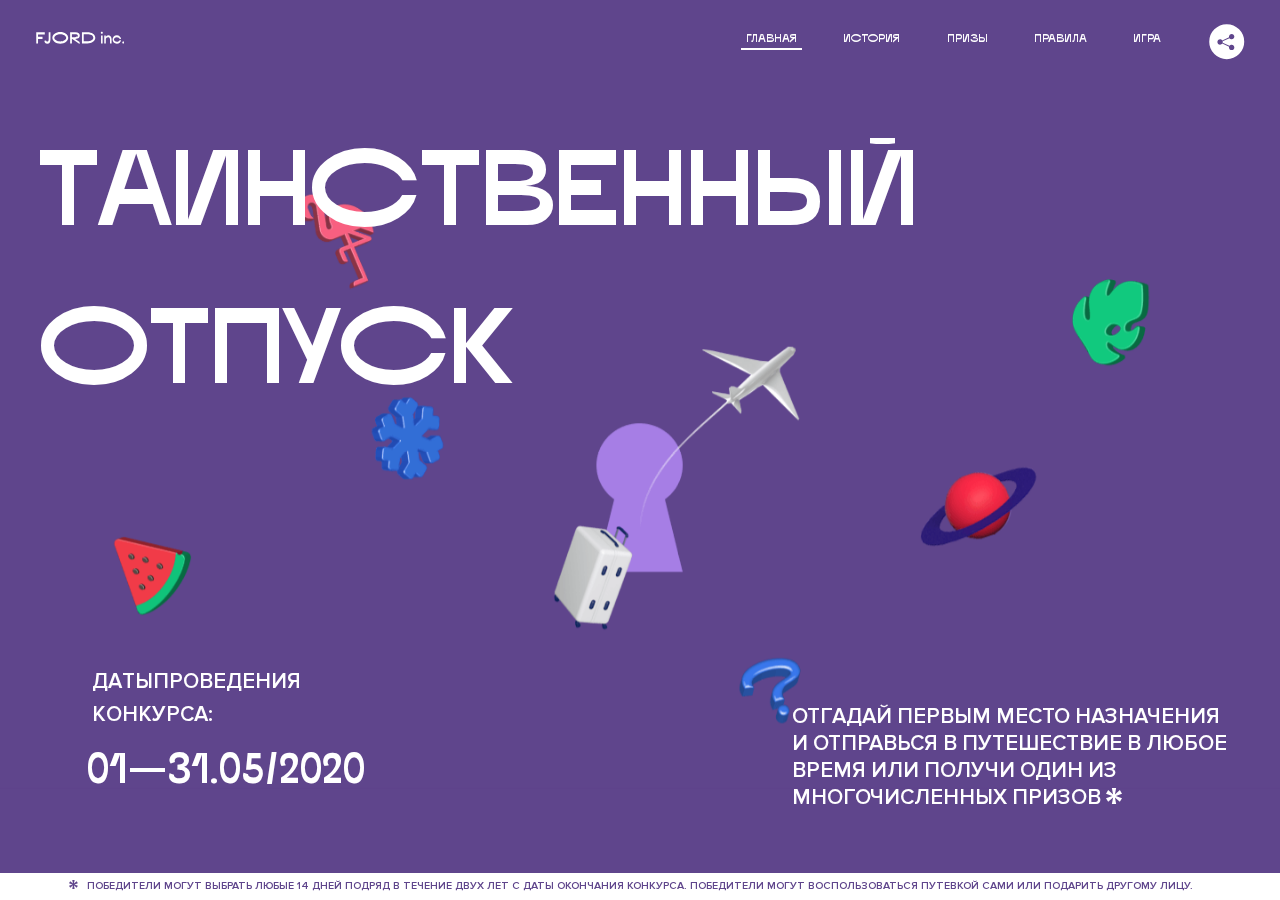
<file: 5/index.html>
<!DOCTYPE html>
<html lang="ru">
<head>
  <meta charset="UTF-8">
  <meta name="description" content="">
  <meta name="viewport" content="width=device-width, initial-scale=1.0">
  <meta http-equiv="X-UA-Compatible" content="ie=edge">
  <title>Mysterious Vacation</title>
  <link rel="stylesheet" href="css/style.min.css">
<link href="css/style.min.css" rel="stylesheet">  <base href="https://htmlacademy-animation.github.io/24186-magic-vacation-1/5/">
</head>
<body>

  <header class="page-header js-header">
    <div class="page-header__wrapper">
      <a href="#" class="page-header__logo" aria-label="Перейти на страницу FJORD.Inc">
        <svg width="100" height="15" viewBox="0 0 100 15" fill="none" xmlns="http://www.w3.org/2000/svg">
          <path d="M0.26 1.4V14H2.276V8.906H7.334V6.44H2.276V3.848H9.872V1.4H0.26ZM12.733 14.36C15.127 14.36 16.243 12.65 16.243 9.5V1.4H14.263V8.96C14.263 11.21 13.723 11.876 12.733 11.876C11.833 11.876 11.473 11.3 11.347 10.58L9.36702 10.94C9.63702 13.046 10.663 14.36 12.733 14.36ZM18.3918 7.7C18.3918 11.372 22.3878 14.36 27.3198 14.36C32.2518 14.36 36.2478 11.372 36.2478 7.7C36.2478 4.028 32.2518 1.04 27.3198 1.04C22.3878 1.04 18.3918 4.028 18.3918 7.7ZM20.6058 7.7C20.6058 5.378 23.6118 3.524 27.3198 3.524C30.9918 3.524 33.9798 5.378 33.9798 7.7C33.9798 10.004 30.9918 11.858 27.3198 11.858C23.6118 11.858 20.6058 10.004 20.6058 7.7ZM40.403 14V8.906H40.799L49.079 14.702V12.38L44.039 8.906H44.201C47.999 8.906 49.277 7.304 49.277 5.162C49.277 3.092 47.999 1.4 44.201 1.4H38.387V14H40.403ZM43.535 3.722C45.785 3.722 47.045 4.136 47.045 5.432C47.045 6.764 45.785 7.034 43.535 7.034H40.403V3.722H43.535ZM51.6936 1.382V14H57.8676C62.7456 14 66.7236 11.534 66.7236 7.7C66.7236 3.848 62.7456 1.382 57.8676 1.382H51.6936ZM53.7096 11.624V3.722H57.5436C61.5396 3.722 64.4916 5.018 64.4916 7.7C64.4916 10.238 61.5396 11.624 57.5436 11.624H53.7096ZM73.1832 14.018H74.9832V5H73.1832V14.018ZM72.9132 1.976C72.9132 2.57 73.3992 3.092 74.0832 3.092C74.7492 3.092 75.2352 2.57 75.2352 1.976C75.2352 1.382 74.7672 0.805999 74.0832 0.805999C73.3812 0.805999 72.9132 1.382 72.9132 1.976ZM76.7867 14H78.5687V9.104C78.7487 8.006 79.5947 6.962 81.0887 6.962C82.1147 6.962 83.2667 7.448 83.2667 9.554V14H85.0487V9.014C85.0487 6.152 83.2307 4.73 81.3587 4.73C79.9187 4.73 79.0727 5.558 78.5687 6.854V5H76.7867V14ZM90.9898 14.27C93.5098 14.27 95.3818 12.506 95.7238 10.328H94.0498C93.7258 11.3 92.6998 12.02 90.9898 12.02C88.8478 12.02 87.7678 10.922 87.7678 9.59C87.7678 8.24 88.8478 6.962 90.9898 6.962C92.7538 6.962 93.7978 7.844 94.0858 8.924H95.7418C95.4358 6.71 93.6178 4.73 90.9898 4.73C88.0918 4.73 86.1298 7.124 86.1298 9.59C86.1298 12.074 88.1278 14.27 90.9898 14.27ZM97.0693 12.938C97.0693 13.658 97.5553 14.144 98.2753 14.144C98.9953 14.144 99.4813 13.658 99.4813 12.938C99.4813 12.2 98.9953 11.714 98.2753 11.714C97.5553 11.714 97.0693 12.2 97.0693 12.938Z" fill="currentColor"></path>
        </svg>
      </a>
      <button class="page-header__toggler js-menu-toggler" type="button" aria-label="Управление мобильным меню"><span>Меню</span></button>
      <nav class="page-header__nav">
        <div class="page-header__menu js-menu" id="menu">
          <ul>
            <li>
              <a class="js-menu-link active" href="#top" data-href="top">главная</a>
            </li>
            <li>
              <a class="js-menu-link" href="#story" data-href="story">история</a>
            </li>
            <li>
              <a class="js-menu-link" href="#prizes" data-href="prizes">призы</a>
            </li>
            <li>
              <a class="js-menu-link" href="#rules" data-href="rules">правила</a>
            </li>
            <li>
              <a class="js-menu-link" href="#game" data-href="game">игра</a>
            </li>
          </ul>
        </div>
        <div class="page-header__social">
          <div class="social-block js-social-block">
            <button class="social-block__toggler" aria-label="Управлять блоком с социальными кнопками">
              <svg width="26" height="22" viewBox="0 0 27 22" fill="none" xmlns="http://www.w3.org/2000/svg">
                <path d="M19.6721 7.43664C21.6273 7.43664 23.213 5.85095 23.213 3.89566C23.213 1.94037 21.6273 0.354675 19.6721 0.354675C17.7168 0.354675 16.1311 1.94037 16.1311 3.89566C16.1311 4.19968 16.1728 4.49178 16.2458 4.77345L7.21751 8.95527C6.57519 8.05214 5.52303 7.46049 4.33078 7.46049C2.37549 7.46049 0.789795 9.04618 0.789795 11.0015C0.789795 12.9568 2.37549 14.5425 4.33078 14.5425C5.52303 14.5425 6.57668 13.9508 7.21751 13.0477L16.2458 17.2295C16.1743 17.5112 16.1311 17.8033 16.1311 18.1073C16.1311 20.0626 17.7168 21.6483 19.6721 21.6483C21.6273 21.6483 23.213 20.0626 23.213 18.1073C23.213 16.152 21.6273 14.5663 19.6721 14.5663C18.4798 14.5663 17.4262 15.158 16.7853 16.0611L7.75701 11.8793C7.82854 11.5976 7.87176 11.3055 7.87176 11.0015C7.87176 10.6974 7.83003 10.4053 7.75701 10.1237L16.7853 5.94186C17.4262 6.84499 18.4783 7.43664 19.6721 7.43664Z" fill="currentColor"></path>
              </svg>
            </button>
            <ul class="social-block__list">
              <li>
                <a class="social-block__link social-block__link--fb" href="#" aria-label="Мы на Facebook">
                  <svg width="8" height="17" viewBox="0 0 8 17" fill="none" xmlns="http://www.w3.org/2000/svg">
                    <path d="M4.24646 16.9899H1.09275L1.05793 8.49828H0V5.30707H1.05793V3.81124C1.05793 1.42084 2.57654 0 5.21735 0H7.41758V3.18585H5.30841C4.28262 3.18585 4.2478 3.48582 4.2478 4.24914V5.30707H7.42964L7.16716 8.49828H4.2478V16.9899H4.24646Z" fill="currentColor"></path>
                  </svg>
                </a>
              </li>
              <li>
                <a class="social-block__link social-block__link--insta" href="#" aria-label="Мы в Instagram">
                  <svg width="15" height="15" viewBox="0 0 15 15" fill="none" xmlns="http://www.w3.org/2000/svg">
                    <path d="M11.0197 0H4.19806C2.14246 0 0.471191 1.66993 0.471191 3.72285V10.5499C0.471191 12.6082 2.14112 14.2727 4.19806 14.2727H11.0197C13.0753 14.2727 14.7466 12.6082 14.7466 10.5499V3.72285C14.7466 1.67127 13.0753 0 11.0197 0ZM11.0197 12.4849H4.19806C3.13076 12.4849 2.26432 11.6158 2.26432 10.5512V3.72419C2.26432 2.65956 3.13076 1.79715 4.19806 1.79715H11.0197C12.087 1.79715 12.9535 2.6609 12.9535 3.72419V10.5512C12.9535 11.6145 12.087 12.4849 11.0197 12.4849Z" fill="currentColor"></path>
                    <path d="M7.60887 3.11084C5.38989 3.11084 3.58203 4.9187 3.58203 7.14036C3.58203 9.35532 5.38989 11.1645 7.60887 11.1645C9.83053 11.1645 11.6357 9.35666 11.6357 7.14036C11.6357 4.9187 9.83053 3.11084 7.60887 3.11084ZM7.60887 9.36871C6.37551 9.36871 5.37784 8.37372 5.37784 7.14036C5.37784 5.90699 6.37551 4.90665 7.60887 4.90665C8.83822 4.90665 9.84259 5.90833 9.84259 7.14036C9.84392 8.37238 8.83822 9.36871 7.60887 9.36871Z" fill="currentColor"></path>
                    <path d="M11.3573 2.35962C10.8256 2.35962 10.3931 2.79752 10.3931 3.32381C10.3931 3.85546 10.8256 4.29336 11.3573 4.29336C11.8862 4.29336 12.3215 3.85546 12.3215 3.32381C12.3215 2.79752 11.8862 2.35962 11.3573 2.35962Z" fill="currentColor"></path>
                  </svg>
                </a>
              </li>
              <li>
                <a class="social-block__link social-block__link--vk" href="#" aria-label="Мы ВКонтакте">
                  <svg width="17" height="10" viewBox="0 0 17 10" fill="none" xmlns="http://www.w3.org/2000/svg">
                    <path d="M14.1234 4.9002C14.1234 4.9002 16.3623 1.72708 16.5866 0.680242C16.6595 0.312285 16.4947 0.103188 16.1069 0.103188C16.1069 0.103188 14.8193 0.103188 14.168 0.103188C13.7235 0.103188 13.5587 0.293278 13.4235 0.579768C13.4235 0.579768 12.3724 2.82553 11.0969 4.24712C10.6861 4.70333 10.4781 4.84318 10.2511 4.84318C10.0646 4.84318 9.98625 4.6911 9.98625 4.27834V0.649016C9.98625 0.147997 9.92545 0.00135496 9.5066 0.00135496H6.39628C6.15578 0.00135496 6.0085 0.134417 6.0085 0.324506C6.0085 0.801084 6.73406 0.908351 6.73406 2.20231V4.87305C6.73406 5.40529 6.70569 5.61575 6.45303 5.61575C5.78016 5.61575 4.19528 3.30618 3.30623 0.678887C3.12923 0.145282 2.93737 0 2.43475 0H0.486409C0.205373 0 0 0.190085 0 0.476576C0 0.991172 0.60666 3.40801 2.99277 6.64358C4.59927 8.8201 6.70569 10 8.60269 10C9.76196 10 10.0416 9.80312 10.0416 9.31432V7.63883C10.0416 7.22607 10.2065 7.04956 10.4429 7.04956C10.7078 7.04956 11.1847 7.13238 12.2805 8.22268C13.5843 9.47862 13.6762 10 14.3896 10H16.5676C16.7919 10 17 9.89273 17 9.52342C17 9.02919 16.3623 8.15343 15.384 7.10659C14.9801 6.56755 14.3302 5.98914 14.1248 5.72301C13.8275 5.40801 13.9154 5.23014 14.1234 4.9002Z" fill="currentColor"></path>
                  </svg>
                </a>
              </li>
            </ul>
          </div>
        </div>
      </nav>
    </div>
  </header>

  <main class="page-content">

    <section class="animation-screen"></section>

    <section class="screen screen--hidden screen--intro js-scrollspy" id="top">
      <div class="screen__wrapper">
        <div class="intro">
          <h1 class="intro__title">Таинственный отпуск</h1>
          <div class="intro__content">
            <div class="intro__info">
              <p class="intro__label">Даты проведения конкурса:</p>
              <p class="intro__date">01 — 31.05 / 2020</p>
            </div>
            <div class="intro__message">
              <p>
                Отгадай первым место назначения и&nbsp;отправься в&nbsp;путешествие в&nbsp;любое время или получи один из многочисленных призов
                <svg width="16" height="16" viewBox="0 0 10 10" fill="none" xmlns="http://www.w3.org/2000/svg">
                  <path d="M0 6.35337L3.90271 4.99012L0 3.64663L1.34615 1.32374L4.44287 4.01073L3.67364 0H6.34615L5.57692 4.01073L8.65385 1.32374L10 3.64663L6.13405 4.99012L10 6.35337L8.65385 8.65651L5.57692 5.98927L6.34615 10H3.67364L4.44287 5.96952L1.34615 8.65651L0 6.35337Z" fill="currentColor"></path>
                </svg>
              </p>
            </div>
          </div>
        </div>
      </div>
      <div class="screen__footer js-footer">
        <button class="screen__footer-enlarge js-footer-toggler" type="button" aria-label="Показать сообщение">
          <svg width="10" height="10" viewBox="0 0 10 10" fill="none" xmlns="http://www.w3.org/2000/svg">
            <path d="M0 6.35337L3.90271 4.99012L0 3.64663L1.34615 1.32374L4.44287 4.01073L3.67364 0H6.34615L5.57692 4.01073L8.65385 1.32374L10 3.64663L6.13405 4.99012L10 6.35337L8.65385 8.65651L5.57692 5.98927L6.34615 10H3.67364L4.44287 5.96952L1.34615 8.65651L0 6.35337Z" fill="currentColor"></path>
          </svg>
        </button>
        <button class="screen__footer-collapse js-footer-toggler" type="button" aria-label="Скрыть сообщение">
          <svg width="13" height="13" viewBox="0 0 13 13" fill="none" xmlns="http://www.w3.org/2000/svg">
            <line x1="12.3536" y1="0.353553" x2="0.738349" y2="11.9688" stroke="currentColor"></line>
            <line x1="0.738319" y1="0.539925" x2="12.3535" y2="12.1551" stroke="currentColor"></line>
          </svg>
        </button>
        <div class="screen__footer-wrapper">
          <div class="screen__footer-announce">
            <p class="screen__footer-label">Даты проведения конкурса:</p>
            <p class="screen__footer-date">01 — 31.05 / 2020</p>
          </div>
          <div class="screen__footer-note">
            <p>
              <svg width="10" height="10" viewBox="0 0 10 10" fill="none" xmlns="http://www.w3.org/2000/svg">
                <path d="M0 6.35337L3.90271 4.99012L0 3.64663L1.34615 1.32374L4.44287 4.01073L3.67364 0H6.34615L5.57692 4.01073L8.65385 1.32374L10 3.64663L6.13405 4.99012L10 6.35337L8.65385 8.65651L5.57692 5.98927L6.34615 10H3.67364L4.44287 5.96952L1.34615 8.65651L0 6.35337Z" fill="currentColor"></path>
              </svg>
              <span>Победители могут выбрать любые 14 дней подряд в&nbsp;течение двух лет с&nbsp;даты окончания конкурса. Победители могут воспользоваться путевкой сами или подарить другому лицу.</span>
            </p>
          </div>
        </div>
      </div>
    </section>

    <section class="screen screen--hidden screen--story js-scrollspy" id="story">

      <div class="slider swiper-container js-slider">

        <div class="swiper-wrapper">

          <div class="slider__item swiper-slide">
            <h2 class="slider__item-title">История</h2>
            <p class="slider__item-text">Джеймс Таргет был основателем компании &laquo;Fjord Inc.&raquo;. С&nbsp;1965 года &laquo;Fjord Inc.&raquo; прославилась надёжными и&nbsp;удобными чемоданами и&nbsp;аксессуарами для туристов.</p>
          </div>

          <div class="slider__item swiper-slide">
            <p class="slider__item-text">Когда Джеймсу было 7&nbsp;лет, в&nbsp;их&nbsp;доме гостил дядюшка и&nbsp;развлекал детей рассказами о&nbsp;своей поездке в&nbsp;место, показавшееся малышу Таргету невероятным. Тогда Джеймс решил, что однажды посетит его, но&nbsp;не&nbsp;будет рассказывать о&nbsp;мечте, пока не&nbsp;осуществит.</p>
          </div>

          <div class="slider__item swiper-slide">
            <p class="slider__item-text">Джеймс Таргет стал увлеченным путешественником. Он&nbsp;посетил 5&nbsp;континентов, 126&nbsp;стран.</p>
          </div>

          <div class="slider__item swiper-slide">
            <p class="slider__item-text">Он&nbsp;сплавлялся по&nbsp;Амазонке и&nbsp;погружался в&nbsp;пещеры Франции, медитировал в&nbsp;горах Тибета и&nbsp;пожимал руку вождя племени Акугауа.</p>
          </div>

          <div class="slider__item swiper-slide">
            <p class="slider__item-text">Из&nbsp;своих поездок Джеймс Таргет привозил идеи, как сделать свои чемоданы &laquo;Fjord Inc.&raquo; удобными и&nbsp;приспособленными к&nbsp;разным дорожным условиям.</p>
          </div>

          <div class="slider__item swiper-slide">
            <p class="slider__item-text">Всё это время Джеймс не&nbsp;оставлял идею поездки своей мечты. Однако, как только он&nbsp;брался за&nbsp;планирование, возникали препятствия, не&nbsp;позволяющие отправиться туда.</p>
          </div>

          <div class="slider__item swiper-slide">
            <p class="slider__item-text">В&nbsp;возрасте 67&nbsp;лет Джеймс Таргет попал под лавину и&nbsp;погиб. В&nbsp;своём завещании он&nbsp;поручил отправить в&nbsp;заветное путешествие трёх смельчаков, единых с&nbsp;ним духом.</p>
          </div>

          <div class="slider__item swiper-slide">
            <p class="slider__item-text">Тех, кто сможет узнать таинственное место, задавая вопросы специально обученному ИИ&nbsp;&laquo;Соне&raquo;, ждет фантастическое путешествие.</p>
          </div>
        </div>
        <div class="slider__controls">
          <button class="slider__control slider__control--prev js-control-prev" type="button" aria-label="Показать предыдущую историю">
            <svg width="12" height="22" viewBox="0 0 12 22" fill="none" xmlns="http://www.w3.org/2000/svg">
              <path d="M11 1L1 11L11 21" stroke="currentColor" stroke-width="2" stroke-linejoin="round"></path>
            </svg>
          </button>
          <button class="slider__control slider__control--next js-control-next" type="button" aria-label="Показать следующую историю">
            <svg width="12" height="22" viewBox="0 0 12 22" fill="none" xmlns="http://www.w3.org/2000/svg">
              <path d="M1 1L11 11L1 21" stroke="currentColor" stroke-width="2" stroke-linejoin="round"></path>
            </svg>
          </button>
        </div>
        <div class="slider__pagination swiper-pagination"></div>
      </div>
    </section>

    <section class="screen screen--hidden screen--prizes js-scrollspy" id="prizes">
      <div class="screen__wrapper">
        <div class="prizes">
          <h2 class="prizes__title">ПРизы</h2>
          <div class="prizes__lead">
            <p>Найди ответ и&nbsp;получи один из&nbsp;призов:</p>
          </div>
          <ul class="prizes__list">
            <li class="prizes__item prizes__item--journeys">
              <div class="prizes__icon">
                <picture>
                  <source srcset="img/prize1-mob.svg" media="(orientation: portrait)">
                  <img src="img/prize1.svg" alt="">
                </picture>
              </div>
              <p class="prizes__desc">
                <b>3</b>
                <span>загадочных путешествия</span>
              </p>
            </li>
            <li class="prizes__item prizes__item--cases">
              <div class="prizes__icon">
                <picture>
                  <source srcset="img/prize2-mob.svg" media="(orientation: portrait)">
                  <img src="img/prize2.svg" alt="">
                </picture>
              </div>
              <p class="prizes__desc">
                <b>7</b>
                <span>надежных чемоданов</span>
              </p>
            </li>
            <li class="prizes__item prizes__item--codes">
              <div class="prizes__icon">
                <picture>
                  <source srcset="img/prize3-mob.svg" media="(orientation: portrait)">
                  <img src="img/prize3.svg" alt="">
                </picture>
              </div>
              <p class="prizes__desc">
                <b>900</b>
                <span>
                  промокодов на&nbsp;скидку 15%
                  <svg width="10" height="10" viewBox="0 0 10 10" fill="none" xmlns="http://www.w3.org/2000/svg">
                    <path d="M0 6.35337L3.90271 4.99012L0 3.64663L1.34615 1.32374L4.44287 4.01073L3.67364 0H6.34615L5.57692 4.01073L8.65385 1.32374L10 3.64663L6.13405 4.99012L10 6.35337L8.65385 8.65651L5.57692 5.98927L6.34615 10H3.67364L4.44287 5.96952L1.34615 8.65651L0 6.35337Z" fill="currentColor"></path>
                  </svg>
                </span>
              </p>
            </li>
          </ul>
        </div>
      </div>
      <div class="screen__footer js-footer">
        <button class="screen__footer-enlarge js-footer-toggler" type="button" aria-label="Показать сообщение">
          <svg width="10" height="10" viewBox="0 0 10 10" fill="none" xmlns="http://www.w3.org/2000/svg">
            <path d="M0 6.35337L3.90271 4.99012L0 3.64663L1.34615 1.32374L4.44287 4.01073L3.67364 0H6.34615L5.57692 4.01073L8.65385 1.32374L10 3.64663L6.13405 4.99012L10 6.35337L8.65385 8.65651L5.57692 5.98927L6.34615 10H3.67364L4.44287 5.96952L1.34615 8.65651L0 6.35337Z" fill="currentColor"></path>
          </svg>
        </button>
        <button class="screen__footer-collapse js-footer-toggler" type="button" aria-label="Скрыть сообщение">
          <svg width="13" height="13" viewBox="0 0 13 13" fill="none" xmlns="http://www.w3.org/2000/svg">
            <line x1="12.3536" y1="0.353553" x2="0.738349" y2="11.9688" stroke="currentColor"></line>
            <line x1="0.738319" y1="0.539925" x2="12.3535" y2="12.1551" stroke="currentColor"></line>
          </svg>
        </button>
        <div class="screen__footer-wrapper">
          <div class="screen__footer-announce">
            <p class="screen__footer-label">Даты проведения конкурса:</p>
            <p class="screen__footer-date">01 — 31.05 / 2020</p>
          </div>
          <div class="screen__footer-note">
            <p>
              <svg width="10" height="10" viewBox="0 0 10 10" fill="none" xmlns="http://www.w3.org/2000/svg">
                <path d="M0 6.35337L3.90271 4.99012L0 3.64663L1.34615 1.32374L4.44287 4.01073L3.67364 0H6.34615L5.57692 4.01073L8.65385 1.32374L10 3.64663L6.13405 4.99012L10 6.35337L8.65385 8.65651L5.57692 5.98927L6.34615 10H3.67364L4.44287 5.96952L1.34615 8.65651L0 6.35337Z" fill="currentColor"></path>
              </svg>
              <span>Скидка&nbsp;15% на&nbsp;единоразовое приобретение путёвки с&nbsp;1&nbsp;июня 2020 по&nbsp;31&nbsp;мая 2022&nbsp;года. Суммируется с&nbsp;другими акциями</span>
            </p>
          </div>
        </div>
      </div>
    </section>

    <section class="screen screen--hidden screen--rules js-scrollspy" id="rules">
      <div class="screen__wrapper">
        <div class="rules">
          <h2 class="rules__title">Правила</h2>
          <div class="rules__lead">
            <p>Для того чтобы получить наследство Джеймса Таргета, тебе нужно выведать у&nbsp;&laquo;Сони&raquo;, куда предстоит отправиться тебе в&nbsp;случае победы</p>
          </div>
          <ol class="rules__list">
            <li class="rules__item">
              <p>Тебе отводится <br>5&nbsp;минут</p>
            </li>
            <li class="rules__item">
              <p>Задавай любые вопросы в&nbsp;текстовом поле</p>
            </li>
            <li class="rules__item">
              <p>Нажимай кнопку &laquo;Узнать&raquo;, чтобы получить ответ</p>
            </li>
            <li class="rules__item">
              <p>&laquo;Соня&raquo; может отвечать только&nbsp;Да или Нет</p>
            </li>
          </ol>
          <a href="#game" class="rules__link btn">Погнали!</a>
        </div>
      </div>
      <div class="screen__disclaimer">
        <div class="disclaimer">
          <ul>
            <li>
              <a href="#">Правовая информация</a>
            </li>
            <li>
              <a href="#">Подробные правила</a>
            </li>
          </ul>
        </div>
      </div>
    </section>

    <section class="screen screen--hidden screen--game js-scrollspy" id="game">
      <div class="screen__wrapper">
        <div class="game">
          <div class="game__header">
            <h2 class="game__title">Игра</h2>
            <div class="game__counter">
              <span>05</span>:<span>00</span>
            </div>
          </div>
          <div class="game__body">
            <div class="chat">
              <div class="chat__body js-chat">
                <ul class="chat__list" id="messages"></ul>
              </div>
              <div class="chat__footer">
                <form action="#" method="post" class="form" id="message-form">
                  <label for="message-field" class="visually-hidden">Поле для ввода вопроса</label>
                  <input type="text" class="form__field" id="message-field">
                  <button class="form__button btn">
                    Узнать
                    <svg width="18" height="19" viewBox="0 0 18 19" fill="none" xmlns="http://www.w3.org/2000/svg">
                      <path stroke="currentColor" stroke-width="2" d="M9 19V1"></path>
                      <path d="M1 9l8-8 8 8" stroke="currentColor" stroke-width="2" stroke-linejoin="round"></path>
                    </svg>
                  </button>
                </form>
              </div>
            </div>
          </div>
          <!-- временные кнопки для показа результата -->
          <div class="game__buttons">
            <button class="game__button btn js-show-result" type="button" data-target="result">Положительный результат</button>
            <button class="game__button btn js-show-result" type="button" data-target="result2">Положительный результат - 2</button>
            <button class="game__button btn js-show-result" type="button" data-target="result3">Отрицательный результат</button>
          </div>
        </div>
      </div>
    </section>

    <section class="screen screen--hidden screen--result" id="result">
      <div class="screen__wrapper">
        <div class="result result--trip">
          <div class="result__image">
            <picture>
              <source srcset="img/result1-mob.png 1x, img/result1-mob@2x.png 2x" media="(max-width: 768px) and (orientation: portrait)">
              <img src="img/result1.png" srcset="img/result1@2x.png 2x" alt="">
            </picture>
          </div>
          <h2 class="result__title">
            <span class="visually-hidden">ПОбеда!</span>
            <svg xmlns="http://www.w3.org/2000/svg" viewBox="0 0 568.85 109.24">
              <path d="M16,24.44V92H2.6V8H75V92H61.52V24.44H16Z" transform="translate(-2.1 -1.5)" fill="none" stroke="currentColor"></path>
              <path d="M148.76,5.6c32.88,0,59.52,19.92,59.52,44.4s-26.64,44.4-59.52,44.4S89.24,74.48,89.24,50,115.88,5.6,148.76,5.6Zm0,72.12c24.48,0,44.4-12.36,44.4-27.72s-19.92-27.84-44.4-27.84C124,22.16,104,34.52,104,50S124,77.72,148.76,77.72Z" transform="translate(-2.1 -1.5)" fill="none" stroke="currentColor"></path>
              <path d="M287.36,8V24.44H236v14.4h25.32c25.44,0,34,11.16,34,26.52,0,15.6-8.52,26.64-34,26.64H222.56V8h64.8ZM256.88,76.52c15.12,0,23.52-2,23.52-11.52S272,54.44,256.88,54.44H236V76.52h20.88Z" transform="translate(-2.1 -1.5)" fill="none" stroke="currentColor"></path>
              <path d="M371.47,8V24.44H320.84V41.6h33.6V58h-33.6V75.56h50.64V92H307.4V8h64.08Z" transform="translate(-2.1 -1.5)" fill="none" stroke="currentColor"></path>
              <path d="M382.39,110.24V75.56h7.44c4.56-4.68,7.8-18.36,8.76-56L399,8h48.6V75.56h10v34.68H442.87V92H397v18.24H382.39Zm51.72-34.68V24.44H411.55v3.12c-0.48,22.44-3.24,37.68-7.2,48h29.76Z" transform="translate(-2.1 -1.5)" fill="none" stroke="currentColor"></path>
              <path d="M463.75,92l28-84h27.12l28.08,84H533.47l-7.8-23.52h-37.8L480.07,92H463.75Zm56.64-40L507,11.84,493.51,52h26.88Z" transform="translate(-2.1 -1.5)" fill="none" stroke="currentColor"></path>
              <path d="M554.12,70.4L555.55,2H569l1.44,68.4H554.12Zm8.28,6.36c4.8,0,8,3.24,8,8.16a8,8,0,1,1-16.08,0C554.35,80,557.59,76.76,562.39,76.76Z" transform="translate(-2.1 -1.5)" fill="none" stroke="currentColor"></path>
            </svg>
          </h2>
          <div class="result__text">
            <p>ты&nbsp;отправляешься в&nbsp;Арктику!</p>
          </div>
          <div class="result__form">
            <form action="#" method="post" class="form form--result">
              <label for="email-field" class="form__label">зарегистрируй результат</label>
              <input type="email" class="form__field" id="email-field" placeholder="e-mail для регистации результата и получения приза" required="">
              <button class="form__button btn">
                отправить
                <svg width="18" height="19" viewBox="0 0 18 19" fill="none" xmlns="http://www.w3.org/2000/svg">
                  <path stroke="currentColor" stroke-width="2" d="M9 19V1"></path>
                  <path d="M1 9l8-8 8 8" stroke="currentColor" stroke-width="2" stroke-linejoin="round"></path>
                </svg>
              </button>
            </form>
          </div>
        </div>
      </div>
    </section>

    <section class="screen screen--hidden screen--result" id="result2">
      <div class="screen__wrapper">
        <div class="result result--prize">
          <div class="result__image">
            <picture>
              <source srcset="img/result2-mob.png 1x, img/result2-mob@2x.png 2x" media="(max-width: 768px) and (orientation: portrait)">
              <img src="img/result2.png" srcset="img/result2@2x.png 2x" alt="">
            </picture>
          </div>
          <h2 class="result__title">
            <span class="visually-hidden">ПОбеда!</span>
            <svg xmlns="http://www.w3.org/2000/svg" viewBox="0 0 568.85 109.24">
              <path d="M16,24.44V92H2.6V8H75V92H61.52V24.44H16Z" transform="translate(-2.1 -1.5)" fill="none" stroke="currentColor"></path>
              <path d="M148.76,5.6c32.88,0,59.52,19.92,59.52,44.4s-26.64,44.4-59.52,44.4S89.24,74.48,89.24,50,115.88,5.6,148.76,5.6Zm0,72.12c24.48,0,44.4-12.36,44.4-27.72s-19.92-27.84-44.4-27.84C124,22.16,104,34.52,104,50S124,77.72,148.76,77.72Z" transform="translate(-2.1 -1.5)" fill="none" stroke="currentColor"></path>
              <path d="M287.36,8V24.44H236v14.4h25.32c25.44,0,34,11.16,34,26.52,0,15.6-8.52,26.64-34,26.64H222.56V8h64.8ZM256.88,76.52c15.12,0,23.52-2,23.52-11.52S272,54.44,256.88,54.44H236V76.52h20.88Z" transform="translate(-2.1 -1.5)" fill="none" stroke="currentColor"></path>
              <path d="M371.47,8V24.44H320.84V41.6h33.6V58h-33.6V75.56h50.64V92H307.4V8h64.08Z" transform="translate(-2.1 -1.5)" fill="none" stroke="currentColor"></path>
              <path d="M382.39,110.24V75.56h7.44c4.56-4.68,7.8-18.36,8.76-56L399,8h48.6V75.56h10v34.68H442.87V92H397v18.24H382.39Zm51.72-34.68V24.44H411.55v3.12c-0.48,22.44-3.24,37.68-7.2,48h29.76Z" transform="translate(-2.1 -1.5)" fill="none" stroke="currentColor"></path>
              <path d="M463.75,92l28-84h27.12l28.08,84H533.47l-7.8-23.52h-37.8L480.07,92H463.75Zm56.64-40L507,11.84,493.51,52h26.88Z" transform="translate(-2.1 -1.5)" fill="none" stroke="currentColor"></path>
              <path d="M554.12,70.4L555.55,2H569l1.44,68.4H554.12Zm8.28,6.36c4.8,0,8,3.24,8,8.16a8,8,0,1,1-16.08,0C554.35,80,557.59,76.76,562.39,76.76Z" transform="translate(-2.1 -1.5)" fill="none" stroke="currentColor"></path>
            </svg>
          </h2>
          <div class="result__text">
            <p>чемодан &laquo;Fjord&nbsp;Inc.&raquo;&nbsp;твой</p>
          </div>
          <div class="result__form">
            <form action="#" method="post" class="form form--result">
              <label for="email-field2" class="form__label">зарегистрируй результат</label>
              <input type="email" class="form__field" id="email-field2" placeholder="e-mail для регистации результата и получения приза" required="">
              <button class="form__button btn">
                отправить
                <svg width="18" height="19" viewBox="0 0 18 19" fill="none" xmlns="http://www.w3.org/2000/svg">
                  <path stroke="currentColor" stroke-width="2" d="M9 19V1"></path>
                  <path d="M1 9l8-8 8 8" stroke="currentColor" stroke-width="2" stroke-linejoin="round"></path>
                </svg>
              </button>
            </form>
          </div>
        </div>
      </div>
    </section>

    <section class="screen screen--hidden screen--result" id="result3">
      <div class="screen__wrapper">
        <div class="result result--negative">
          <div class="result__image">
            <picture>
              <source srcset="img/result3-mob.png 1x, img/result3-mob@2x.png 2x" media="(max-width: 768px) and (orientation: portrait)">
              <img src="img/result3.png" srcset="img/result3@2x.png 2x" alt="">
            </picture>
          </div>
          <h2 class="result__title">
            <span class="visually-hidden">Не угадал!</span>
            <svg xmlns="http://www.w3.org/2000/svg" viewBox="0 0 660.77 109.24">
              <path d="M2.66,92V8H16.1V42.2H53.3V8H66.74V92H53.3V58.64H16.1V92H2.66Z" transform="translate(-2.16 -1.5)" fill="none" stroke="currentColor"></path>
              <path d="M147.62,8V24.44H97V41.6h33.6V58H97V75.56h50.64V92H83.54V8h64.08Z" transform="translate(-2.16 -1.5)" fill="none" stroke="currentColor"></path>
              <path d="M199.22,8l20.52,42.36L235.34,8h16.44l-31,84H204.38l9.48-25.92L185.78,8h13.44Z" transform="translate(-2.16 -1.5)" fill="none" stroke="currentColor"></path>
              <path d="M273.74,24.44V92H260.3V8h50.16V24.44H273.74Z" transform="translate(-2.16 -1.5)" fill="none" stroke="currentColor"></path>
              <path d="M307.1,92l28-84h27.12l28.08,84H376.82L369,68.48h-37.8L323.42,92H307.1Zm56.64-40L350.3,11.84,336.86,52h26.88Z" transform="translate(-2.16 -1.5)" fill="none" stroke="currentColor"></path>
              <path d="M396.38,110.24V75.56h7.44c4.56-4.68,7.8-18.36,8.76-56L412.94,8h48.6V75.56h10v34.68H456.86V92H411v18.24H396.38ZM448.1,75.56V24.44H425.54v3.12c-0.48,22.44-3.24,37.68-7.2,48H448.1Z" transform="translate(-2.16 -1.5)" fill="none" stroke="currentColor"></path>
              <path d="M477.74,92l28-84h27.12L560.9,92H547.46l-7.8-23.52h-37.8L494.06,92H477.74Zm56.64-40-13.44-40.2L507.5,52h26.88Z" transform="translate(-2.16 -1.5)" fill="none" stroke="currentColor"></path>
              <path d="M568.7,76.88a13.77,13.77,0,0,0,5,1c6.6,0,10.44-6.24,12-58.32L586.22,8h46.2V92H619V24.44H598.82l-0.12,3.12C597.14,81,589,94.4,573.74,94.4a28.55,28.55,0,0,1-6.72-.84Z" transform="translate(-2.16 -1.5)" fill="none" stroke="currentColor"></path>
              <path d="M646.1,70.4L647.54,2H661l1.44,68.4H646.1Zm8.28,6.36c4.8,0,8,3.24,8,8.16a8,8,0,0,1-16.08,0C646.34,80,649.58,76.76,654.38,76.76Z" transform="translate(-2.16 -1.5)" fill="none" stroke="currentColor"></path>
            </svg>
          </h2>
          <button class="result__button js-play" type="button">
            не сдавайся!
            <span>
              <svg width="27" height="22" viewBox="0 0 27 22" fill="none" xmlns="http://www.w3.org/2000/svg">
                <path d="M10.6899 1.47998C5.42992 1.47998 1.16992 5.73998 1.16992 11C1.16992 16.26 5.42992 20.52 10.6899 20.52C15.9499 20.52 20.2099 16.26 20.2099 11V7.13998" stroke="currentColor" stroke-width="2" stroke-miterlimit="10"></path>
                <path d="M15.1099 12.5099L20.1499 7.13989L25.3099 12.6299" stroke="currentColor" stroke-width="2" stroke-miterlimit="10" stroke-linejoin="round"></path>
              </svg>
            </span>
          </button>
        </div>
      </div>
    </section>

    <div class="curtain"></div>

  </main>

<script src="js/script.js"></script></body>
</html>
</file>
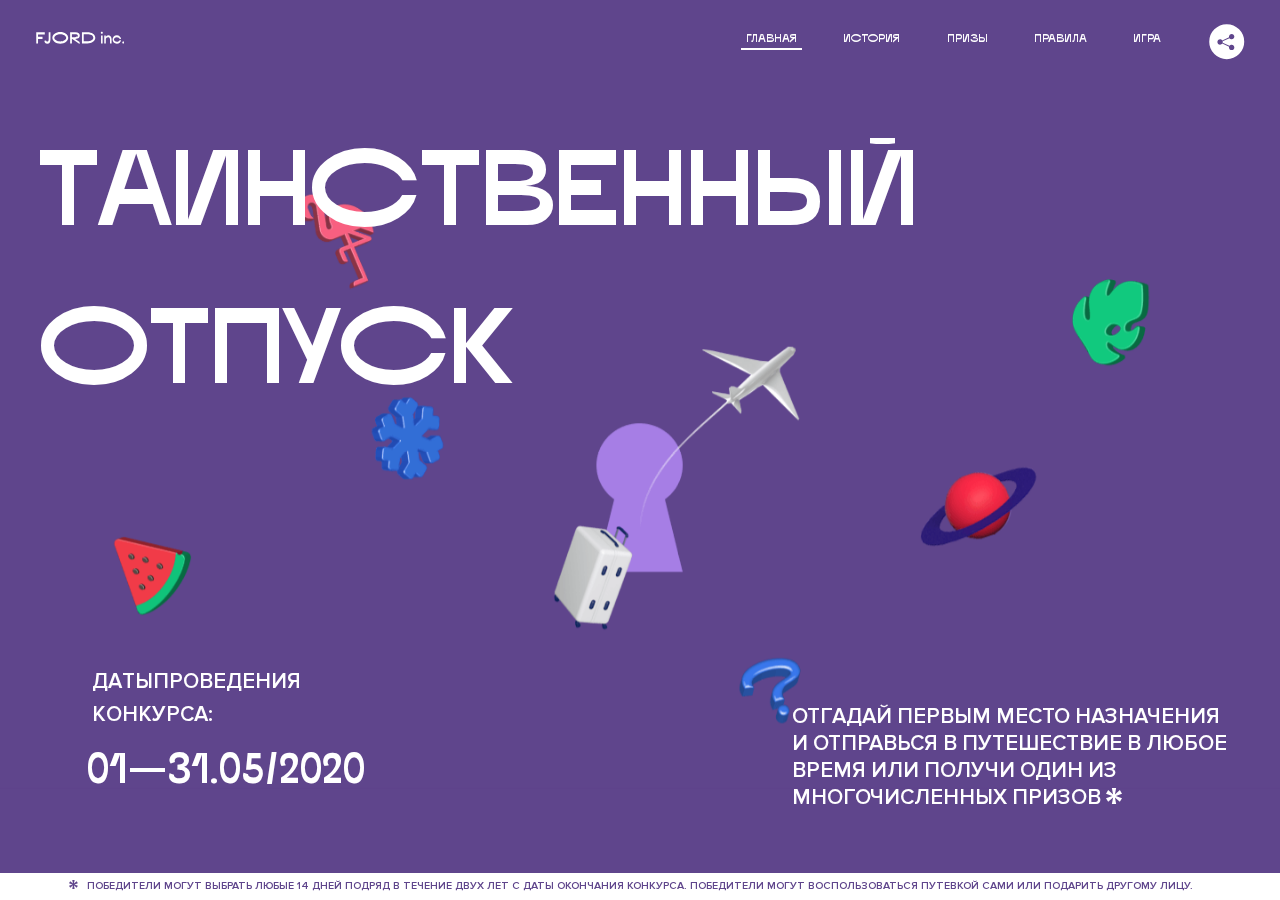
<file: 6/index.html>
<!DOCTYPE html>
<html lang="ru">
<head>
  <meta charset="UTF-8">
  <meta name="description" content="">
  <meta name="viewport" content="width=device-width, initial-scale=1.0">
  <meta http-equiv="X-UA-Compatible" content="ie=edge">
  <title>Mysterious Vacation</title>
  <link rel="stylesheet" href="css/style.min.css">
<link href="css/style.min.css" rel="stylesheet">  <base href="https://htmlacademy-animation.github.io/24186-magic-vacation-1/6/">
</head>
<body>

  <header class="page-header js-header">
    <div class="page-header__wrapper">
      <a href="#" class="page-header__logo" aria-label="Перейти на страницу FJORD.Inc">
        <svg width="100" height="15" viewBox="0 0 100 15" fill="none" xmlns="http://www.w3.org/2000/svg">
          <path d="M0.26 1.4V14H2.276V8.906H7.334V6.44H2.276V3.848H9.872V1.4H0.26ZM12.733 14.36C15.127 14.36 16.243 12.65 16.243 9.5V1.4H14.263V8.96C14.263 11.21 13.723 11.876 12.733 11.876C11.833 11.876 11.473 11.3 11.347 10.58L9.36702 10.94C9.63702 13.046 10.663 14.36 12.733 14.36ZM18.3918 7.7C18.3918 11.372 22.3878 14.36 27.3198 14.36C32.2518 14.36 36.2478 11.372 36.2478 7.7C36.2478 4.028 32.2518 1.04 27.3198 1.04C22.3878 1.04 18.3918 4.028 18.3918 7.7ZM20.6058 7.7C20.6058 5.378 23.6118 3.524 27.3198 3.524C30.9918 3.524 33.9798 5.378 33.9798 7.7C33.9798 10.004 30.9918 11.858 27.3198 11.858C23.6118 11.858 20.6058 10.004 20.6058 7.7ZM40.403 14V8.906H40.799L49.079 14.702V12.38L44.039 8.906H44.201C47.999 8.906 49.277 7.304 49.277 5.162C49.277 3.092 47.999 1.4 44.201 1.4H38.387V14H40.403ZM43.535 3.722C45.785 3.722 47.045 4.136 47.045 5.432C47.045 6.764 45.785 7.034 43.535 7.034H40.403V3.722H43.535ZM51.6936 1.382V14H57.8676C62.7456 14 66.7236 11.534 66.7236 7.7C66.7236 3.848 62.7456 1.382 57.8676 1.382H51.6936ZM53.7096 11.624V3.722H57.5436C61.5396 3.722 64.4916 5.018 64.4916 7.7C64.4916 10.238 61.5396 11.624 57.5436 11.624H53.7096ZM73.1832 14.018H74.9832V5H73.1832V14.018ZM72.9132 1.976C72.9132 2.57 73.3992 3.092 74.0832 3.092C74.7492 3.092 75.2352 2.57 75.2352 1.976C75.2352 1.382 74.7672 0.805999 74.0832 0.805999C73.3812 0.805999 72.9132 1.382 72.9132 1.976ZM76.7867 14H78.5687V9.104C78.7487 8.006 79.5947 6.962 81.0887 6.962C82.1147 6.962 83.2667 7.448 83.2667 9.554V14H85.0487V9.014C85.0487 6.152 83.2307 4.73 81.3587 4.73C79.9187 4.73 79.0727 5.558 78.5687 6.854V5H76.7867V14ZM90.9898 14.27C93.5098 14.27 95.3818 12.506 95.7238 10.328H94.0498C93.7258 11.3 92.6998 12.02 90.9898 12.02C88.8478 12.02 87.7678 10.922 87.7678 9.59C87.7678 8.24 88.8478 6.962 90.9898 6.962C92.7538 6.962 93.7978 7.844 94.0858 8.924H95.7418C95.4358 6.71 93.6178 4.73 90.9898 4.73C88.0918 4.73 86.1298 7.124 86.1298 9.59C86.1298 12.074 88.1278 14.27 90.9898 14.27ZM97.0693 12.938C97.0693 13.658 97.5553 14.144 98.2753 14.144C98.9953 14.144 99.4813 13.658 99.4813 12.938C99.4813 12.2 98.9953 11.714 98.2753 11.714C97.5553 11.714 97.0693 12.2 97.0693 12.938Z" fill="currentColor"></path>
        </svg>
      </a>
      <button class="page-header__toggler js-menu-toggler" type="button" aria-label="Управление мобильным меню"><span>Меню</span></button>
      <nav class="page-header__nav">
        <div class="page-header__menu js-menu" id="menu">
          <ul>
            <li>
              <a class="js-menu-link active" href="#top" data-href="top">главная</a>
            </li>
            <li>
              <a class="js-menu-link" href="#story" data-href="story">история</a>
            </li>
            <li>
              <a class="js-menu-link" href="#prizes" data-href="prizes">призы</a>
            </li>
            <li>
              <a class="js-menu-link" href="#rules" data-href="rules">правила</a>
            </li>
            <li>
              <a class="js-menu-link" href="#game" data-href="game">игра</a>
            </li>
          </ul>
        </div>
        <div class="page-header__social">
          <div class="social-block js-social-block">
            <button class="social-block__toggler" aria-label="Управлять блоком с социальными кнопками">
              <svg width="26" height="22" viewBox="0 0 27 22" fill="none" xmlns="http://www.w3.org/2000/svg">
                <path d="M19.6721 7.43664C21.6273 7.43664 23.213 5.85095 23.213 3.89566C23.213 1.94037 21.6273 0.354675 19.6721 0.354675C17.7168 0.354675 16.1311 1.94037 16.1311 3.89566C16.1311 4.19968 16.1728 4.49178 16.2458 4.77345L7.21751 8.95527C6.57519 8.05214 5.52303 7.46049 4.33078 7.46049C2.37549 7.46049 0.789795 9.04618 0.789795 11.0015C0.789795 12.9568 2.37549 14.5425 4.33078 14.5425C5.52303 14.5425 6.57668 13.9508 7.21751 13.0477L16.2458 17.2295C16.1743 17.5112 16.1311 17.8033 16.1311 18.1073C16.1311 20.0626 17.7168 21.6483 19.6721 21.6483C21.6273 21.6483 23.213 20.0626 23.213 18.1073C23.213 16.152 21.6273 14.5663 19.6721 14.5663C18.4798 14.5663 17.4262 15.158 16.7853 16.0611L7.75701 11.8793C7.82854 11.5976 7.87176 11.3055 7.87176 11.0015C7.87176 10.6974 7.83003 10.4053 7.75701 10.1237L16.7853 5.94186C17.4262 6.84499 18.4783 7.43664 19.6721 7.43664Z" fill="currentColor"></path>
              </svg>
            </button>
            <ul class="social-block__list">
              <li>
                <a class="social-block__link social-block__link--fb" href="#" aria-label="Мы на Facebook">
                  <svg width="8" height="17" viewBox="0 0 8 17" fill="none" xmlns="http://www.w3.org/2000/svg">
                    <path d="M4.24646 16.9899H1.09275L1.05793 8.49828H0V5.30707H1.05793V3.81124C1.05793 1.42084 2.57654 0 5.21735 0H7.41758V3.18585H5.30841C4.28262 3.18585 4.2478 3.48582 4.2478 4.24914V5.30707H7.42964L7.16716 8.49828H4.2478V16.9899H4.24646Z" fill="currentColor"></path>
                  </svg>
                </a>
              </li>
              <li>
                <a class="social-block__link social-block__link--insta" href="#" aria-label="Мы в Instagram">
                  <svg width="15" height="15" viewBox="0 0 15 15" fill="none" xmlns="http://www.w3.org/2000/svg">
                    <path d="M11.0197 0H4.19806C2.14246 0 0.471191 1.66993 0.471191 3.72285V10.5499C0.471191 12.6082 2.14112 14.2727 4.19806 14.2727H11.0197C13.0753 14.2727 14.7466 12.6082 14.7466 10.5499V3.72285C14.7466 1.67127 13.0753 0 11.0197 0ZM11.0197 12.4849H4.19806C3.13076 12.4849 2.26432 11.6158 2.26432 10.5512V3.72419C2.26432 2.65956 3.13076 1.79715 4.19806 1.79715H11.0197C12.087 1.79715 12.9535 2.6609 12.9535 3.72419V10.5512C12.9535 11.6145 12.087 12.4849 11.0197 12.4849Z" fill="currentColor"></path>
                    <path d="M7.60887 3.11084C5.38989 3.11084 3.58203 4.9187 3.58203 7.14036C3.58203 9.35532 5.38989 11.1645 7.60887 11.1645C9.83053 11.1645 11.6357 9.35666 11.6357 7.14036C11.6357 4.9187 9.83053 3.11084 7.60887 3.11084ZM7.60887 9.36871C6.37551 9.36871 5.37784 8.37372 5.37784 7.14036C5.37784 5.90699 6.37551 4.90665 7.60887 4.90665C8.83822 4.90665 9.84259 5.90833 9.84259 7.14036C9.84392 8.37238 8.83822 9.36871 7.60887 9.36871Z" fill="currentColor"></path>
                    <path d="M11.3573 2.35962C10.8256 2.35962 10.3931 2.79752 10.3931 3.32381C10.3931 3.85546 10.8256 4.29336 11.3573 4.29336C11.8862 4.29336 12.3215 3.85546 12.3215 3.32381C12.3215 2.79752 11.8862 2.35962 11.3573 2.35962Z" fill="currentColor"></path>
                  </svg>
                </a>
              </li>
              <li>
                <a class="social-block__link social-block__link--vk" href="#" aria-label="Мы ВКонтакте">
                  <svg width="17" height="10" viewBox="0 0 17 10" fill="none" xmlns="http://www.w3.org/2000/svg">
                    <path d="M14.1234 4.9002C14.1234 4.9002 16.3623 1.72708 16.5866 0.680242C16.6595 0.312285 16.4947 0.103188 16.1069 0.103188C16.1069 0.103188 14.8193 0.103188 14.168 0.103188C13.7235 0.103188 13.5587 0.293278 13.4235 0.579768C13.4235 0.579768 12.3724 2.82553 11.0969 4.24712C10.6861 4.70333 10.4781 4.84318 10.2511 4.84318C10.0646 4.84318 9.98625 4.6911 9.98625 4.27834V0.649016C9.98625 0.147997 9.92545 0.00135496 9.5066 0.00135496H6.39628C6.15578 0.00135496 6.0085 0.134417 6.0085 0.324506C6.0085 0.801084 6.73406 0.908351 6.73406 2.20231V4.87305C6.73406 5.40529 6.70569 5.61575 6.45303 5.61575C5.78016 5.61575 4.19528 3.30618 3.30623 0.678887C3.12923 0.145282 2.93737 0 2.43475 0H0.486409C0.205373 0 0 0.190085 0 0.476576C0 0.991172 0.60666 3.40801 2.99277 6.64358C4.59927 8.8201 6.70569 10 8.60269 10C9.76196 10 10.0416 9.80312 10.0416 9.31432V7.63883C10.0416 7.22607 10.2065 7.04956 10.4429 7.04956C10.7078 7.04956 11.1847 7.13238 12.2805 8.22268C13.5843 9.47862 13.6762 10 14.3896 10H16.5676C16.7919 10 17 9.89273 17 9.52342C17 9.02919 16.3623 8.15343 15.384 7.10659C14.9801 6.56755 14.3302 5.98914 14.1248 5.72301C13.8275 5.40801 13.9154 5.23014 14.1234 4.9002Z" fill="currentColor"></path>
                  </svg>
                </a>
              </li>
            </ul>
          </div>
        </div>
      </nav>
    </div>
  </header>

  <main class="page-content">

    <section class="animation-screen"></section>

    <section class="screen screen--hidden screen--intro js-scrollspy" id="top">
      <div class="screen__wrapper">
        <div class="intro">
          <h1 class="intro__title">Таинственный отпуск</h1>
          <div class="intro__content">
            <div class="intro__info">
              <p class="intro__label">Даты проведения конкурса:</p>
              <p class="intro__date">01 — 31.05 / 2020</p>
            </div>
            <div class="intro__message">
              <p>
                Отгадай первым место назначения и&nbsp;отправься в&nbsp;путешествие в&nbsp;любое время или получи один из многочисленных призов
                <svg width="16" height="16" viewBox="0 0 10 10" fill="none" xmlns="http://www.w3.org/2000/svg">
                  <path d="M0 6.35337L3.90271 4.99012L0 3.64663L1.34615 1.32374L4.44287 4.01073L3.67364 0H6.34615L5.57692 4.01073L8.65385 1.32374L10 3.64663L6.13405 4.99012L10 6.35337L8.65385 8.65651L5.57692 5.98927L6.34615 10H3.67364L4.44287 5.96952L1.34615 8.65651L0 6.35337Z" fill="currentColor"></path>
                </svg>
              </p>
            </div>
          </div>
        </div>
      </div>
      <div class="screen__footer js-footer">
        <button class="screen__footer-enlarge js-footer-toggler" type="button" aria-label="Показать сообщение">
          <svg width="10" height="10" viewBox="0 0 10 10" fill="none" xmlns="http://www.w3.org/2000/svg">
            <path d="M0 6.35337L3.90271 4.99012L0 3.64663L1.34615 1.32374L4.44287 4.01073L3.67364 0H6.34615L5.57692 4.01073L8.65385 1.32374L10 3.64663L6.13405 4.99012L10 6.35337L8.65385 8.65651L5.57692 5.98927L6.34615 10H3.67364L4.44287 5.96952L1.34615 8.65651L0 6.35337Z" fill="currentColor"></path>
          </svg>
        </button>
        <button class="screen__footer-collapse js-footer-toggler" type="button" aria-label="Скрыть сообщение">
          <svg width="13" height="13" viewBox="0 0 13 13" fill="none" xmlns="http://www.w3.org/2000/svg">
            <line x1="12.3536" y1="0.353553" x2="0.738349" y2="11.9688" stroke="currentColor"></line>
            <line x1="0.738319" y1="0.539925" x2="12.3535" y2="12.1551" stroke="currentColor"></line>
          </svg>
        </button>
        <div class="screen__footer-wrapper">
          <div class="screen__footer-announce">
            <p class="screen__footer-label">Даты проведения конкурса:</p>
            <p class="screen__footer-date">01 — 31.05 / 2020</p>
          </div>
          <div class="screen__footer-note">
            <p>
              <svg width="10" height="10" viewBox="0 0 10 10" fill="none" xmlns="http://www.w3.org/2000/svg">
                <path d="M0 6.35337L3.90271 4.99012L0 3.64663L1.34615 1.32374L4.44287 4.01073L3.67364 0H6.34615L5.57692 4.01073L8.65385 1.32374L10 3.64663L6.13405 4.99012L10 6.35337L8.65385 8.65651L5.57692 5.98927L6.34615 10H3.67364L4.44287 5.96952L1.34615 8.65651L0 6.35337Z" fill="currentColor"></path>
              </svg>
              <span>Победители могут выбрать любые 14 дней подряд в&nbsp;течение двух лет с&nbsp;даты окончания конкурса. Победители могут воспользоваться путевкой сами или подарить другому лицу.</span>
            </p>
          </div>
        </div>
      </div>
    </section>

    <section class="screen screen--hidden screen--story js-scrollspy" id="story">

      <div class="slider swiper-container js-slider">

        <div class="swiper-wrapper">

          <div class="slider__item swiper-slide">
            <h2 class="slider__item-title">История</h2>
            <p class="slider__item-text">Джеймс Таргет был основателем компании &laquo;Fjord Inc.&raquo;. С&nbsp;1965 года &laquo;Fjord Inc.&raquo; прославилась надёжными и&nbsp;удобными чемоданами и&nbsp;аксессуарами для туристов.</p>
          </div>

          <div class="slider__item swiper-slide">
            <p class="slider__item-text">Когда Джеймсу было 7&nbsp;лет, в&nbsp;их&nbsp;доме гостил дядюшка и&nbsp;развлекал детей рассказами о&nbsp;своей поездке в&nbsp;место, показавшееся малышу Таргету невероятным. Тогда Джеймс решил, что однажды посетит его, но&nbsp;не&nbsp;будет рассказывать о&nbsp;мечте, пока не&nbsp;осуществит.</p>
          </div>

          <div class="slider__item swiper-slide">
            <p class="slider__item-text">Джеймс Таргет стал увлеченным путешественником. Он&nbsp;посетил 5&nbsp;континентов, 126&nbsp;стран.</p>
          </div>

          <div class="slider__item swiper-slide">
            <p class="slider__item-text">Он&nbsp;сплавлялся по&nbsp;Амазонке и&nbsp;погружался в&nbsp;пещеры Франции, медитировал в&nbsp;горах Тибета и&nbsp;пожимал руку вождя племени Акугауа.</p>
          </div>

          <div class="slider__item swiper-slide">
            <p class="slider__item-text">Из&nbsp;своих поездок Джеймс Таргет привозил идеи, как сделать свои чемоданы &laquo;Fjord Inc.&raquo; удобными и&nbsp;приспособленными к&nbsp;разным дорожным условиям.</p>
          </div>

          <div class="slider__item swiper-slide">
            <p class="slider__item-text">Всё это время Джеймс не&nbsp;оставлял идею поездки своей мечты. Однако, как только он&nbsp;брался за&nbsp;планирование, возникали препятствия, не&nbsp;позволяющие отправиться туда.</p>
          </div>

          <div class="slider__item swiper-slide">
            <p class="slider__item-text">В&nbsp;возрасте 67&nbsp;лет Джеймс Таргет попал под лавину и&nbsp;погиб. В&nbsp;своём завещании он&nbsp;поручил отправить в&nbsp;заветное путешествие трёх смельчаков, единых с&nbsp;ним духом.</p>
          </div>

          <div class="slider__item swiper-slide">
            <p class="slider__item-text">Тех, кто сможет узнать таинственное место, задавая вопросы специально обученному ИИ&nbsp;&laquo;Соне&raquo;, ждет фантастическое путешествие.</p>
          </div>
        </div>
        <div class="slider__controls">
          <button class="slider__control slider__control--prev js-control-prev" type="button" aria-label="Показать предыдущую историю">
            <svg width="12" height="22" viewBox="0 0 12 22" fill="none" xmlns="http://www.w3.org/2000/svg">
              <path d="M11 1L1 11L11 21" stroke="currentColor" stroke-width="2" stroke-linejoin="round"></path>
            </svg>
          </button>
          <button class="slider__control slider__control--next js-control-next" type="button" aria-label="Показать следующую историю">
            <svg width="12" height="22" viewBox="0 0 12 22" fill="none" xmlns="http://www.w3.org/2000/svg">
              <path d="M1 1L11 11L1 21" stroke="currentColor" stroke-width="2" stroke-linejoin="round"></path>
            </svg>
          </button>
        </div>
        <div class="slider__pagination swiper-pagination"></div>
      </div>
    </section>

    <section class="screen screen--hidden screen--prizes js-scrollspy" id="prizes">
      <div class="screen__wrapper">
        <div class="prizes">
          <h2 class="prizes__title">ПРизы</h2>
          <div class="prizes__lead">
            <p>Найди ответ и&nbsp;получи один из&nbsp;призов:</p>
          </div>
          <ul class="prizes__list">
            <li class="prizes__item prizes__item--journeys">
              <div class="prizes__icon">
                <picture>
                  <source srcset="img/prize1-mob.svg" media="(orientation: portrait)">
                  <img src="img/prize1.svg" alt="">
                </picture>
              </div>
              <p class="prizes__desc">
                <b>3</b>
                <span>загадочных путешествия</span>
              </p>
            </li>
            <li class="prizes__item prizes__item--cases">
              <div class="prizes__icon">
                <picture>
                  <source srcset="img/prize2-mob.svg" media="(orientation: portrait)">
                  <img src="img/prize2.svg" alt="">
                </picture>
              </div>
              <p class="prizes__desc">
                <b>7</b>
                <span>надежных чемоданов</span>
              </p>
            </li>
            <li class="prizes__item prizes__item--codes">
              <div class="prizes__icon">
                <picture>
                  <source srcset="img/prize3-mob.svg" media="(orientation: portrait)">
                  <img src="img/prize3.svg" alt="">
                </picture>
              </div>
              <p class="prizes__desc">
                <b>900</b>
                <span>
                  промокодов на&nbsp;скидку 15%
                  <svg width="10" height="10" viewBox="0 0 10 10" fill="none" xmlns="http://www.w3.org/2000/svg">
                    <path d="M0 6.35337L3.90271 4.99012L0 3.64663L1.34615 1.32374L4.44287 4.01073L3.67364 0H6.34615L5.57692 4.01073L8.65385 1.32374L10 3.64663L6.13405 4.99012L10 6.35337L8.65385 8.65651L5.57692 5.98927L6.34615 10H3.67364L4.44287 5.96952L1.34615 8.65651L0 6.35337Z" fill="currentColor"></path>
                  </svg>
                </span>
              </p>
            </li>
          </ul>
        </div>
      </div>
      <div class="screen__footer js-footer">
        <button class="screen__footer-enlarge js-footer-toggler" type="button" aria-label="Показать сообщение">
          <svg width="10" height="10" viewBox="0 0 10 10" fill="none" xmlns="http://www.w3.org/2000/svg">
            <path d="M0 6.35337L3.90271 4.99012L0 3.64663L1.34615 1.32374L4.44287 4.01073L3.67364 0H6.34615L5.57692 4.01073L8.65385 1.32374L10 3.64663L6.13405 4.99012L10 6.35337L8.65385 8.65651L5.57692 5.98927L6.34615 10H3.67364L4.44287 5.96952L1.34615 8.65651L0 6.35337Z" fill="currentColor"></path>
          </svg>
        </button>
        <button class="screen__footer-collapse js-footer-toggler" type="button" aria-label="Скрыть сообщение">
          <svg width="13" height="13" viewBox="0 0 13 13" fill="none" xmlns="http://www.w3.org/2000/svg">
            <line x1="12.3536" y1="0.353553" x2="0.738349" y2="11.9688" stroke="currentColor"></line>
            <line x1="0.738319" y1="0.539925" x2="12.3535" y2="12.1551" stroke="currentColor"></line>
          </svg>
        </button>
        <div class="screen__footer-wrapper">
          <div class="screen__footer-announce">
            <p class="screen__footer-label">Даты проведения конкурса:</p>
            <p class="screen__footer-date">01 — 31.05 / 2020</p>
          </div>
          <div class="screen__footer-note">
            <p>
              <svg width="10" height="10" viewBox="0 0 10 10" fill="none" xmlns="http://www.w3.org/2000/svg">
                <path d="M0 6.35337L3.90271 4.99012L0 3.64663L1.34615 1.32374L4.44287 4.01073L3.67364 0H6.34615L5.57692 4.01073L8.65385 1.32374L10 3.64663L6.13405 4.99012L10 6.35337L8.65385 8.65651L5.57692 5.98927L6.34615 10H3.67364L4.44287 5.96952L1.34615 8.65651L0 6.35337Z" fill="currentColor"></path>
              </svg>
              <span>Скидка&nbsp;15% на&nbsp;единоразовое приобретение путёвки с&nbsp;1&nbsp;июня 2020 по&nbsp;31&nbsp;мая 2022&nbsp;года. Суммируется с&nbsp;другими акциями</span>
            </p>
          </div>
        </div>
      </div>
    </section>

    <section class="screen screen--hidden screen--rules js-scrollspy" id="rules">
      <div class="screen__wrapper">
        <div class="rules">
          <h2 class="rules__title">Правила</h2>
          <div class="rules__lead">
            <p>Для того чтобы получить наследство Джеймса Таргета, тебе нужно выведать у&nbsp;&laquo;Сони&raquo;, куда предстоит отправиться тебе в&nbsp;случае победы</p>
          </div>
          <ol class="rules__list">
            <li class="rules__item">
              <p>Тебе отводится <br>5&nbsp;минут</p>
            </li>
            <li class="rules__item">
              <p>Задавай любые вопросы в&nbsp;текстовом поле</p>
            </li>
            <li class="rules__item">
              <p>Нажимай кнопку &laquo;Узнать&raquo;, чтобы получить ответ</p>
            </li>
            <li class="rules__item">
              <p>&laquo;Соня&raquo; может отвечать только&nbsp;Да или Нет</p>
            </li>
          </ol>
          <a href="#game" class="rules__link btn">Погнали!</a>
        </div>
      </div>
      <div class="screen__disclaimer">
        <div class="disclaimer">
          <ul>
            <li>
              <a href="#">Правовая информация</a>
            </li>
            <li>
              <a href="#">Подробные правила</a>
            </li>
          </ul>
        </div>
      </div>
    </section>

    <section class="screen screen--hidden screen--game js-scrollspy" id="game">
      <div class="screen__wrapper">
        <div class="game">
          <div class="game__header">
            <h2 class="game__title">Игра</h2>
            <div class="game__counter">
              <span>05</span>:<span>00</span>
            </div>
          </div>
          <div class="game__body">
            <div class="chat">
              <div class="chat__body js-chat">
                <ul class="chat__list" id="messages"></ul>
              </div>
              <div class="chat__footer">
                <form action="#" method="post" class="form" id="message-form">
                  <label for="message-field" class="visually-hidden">Поле для ввода вопроса</label>
                  <input type="text" class="form__field" id="message-field">
                  <button class="form__button btn">
                    Узнать
                    <svg width="18" height="19" viewBox="0 0 18 19" fill="none" xmlns="http://www.w3.org/2000/svg">
                      <path stroke="currentColor" stroke-width="2" d="M9 19V1"></path>
                      <path d="M1 9l8-8 8 8" stroke="currentColor" stroke-width="2" stroke-linejoin="round"></path>
                    </svg>
                  </button>
                </form>
              </div>
            </div>
          </div>
          <!-- временные кнопки для показа результата -->
          <div class="game__buttons">
            <button class="game__button btn js-show-result" type="button" data-target="result">Положительный результат</button>
            <button class="game__button btn js-show-result" type="button" data-target="result2">Положительный результат - 2</button>
            <button class="game__button btn js-show-result" type="button" data-target="result3">Отрицательный результат</button>
          </div>
        </div>
      </div>
    </section>

    <section class="screen screen--hidden screen--result" id="result">
      <div class="screen__wrapper">
        <div class="result result--trip">
          <div class="result__image">
            <picture>
              <source srcset="img/result1-mob.png 1x, img/result1-mob@2x.png 2x" media="(max-width: 768px) and (orientation: portrait)">
              <img src="img/result1.png" srcset="img/result1@2x.png 2x" alt="">
            </picture>
          </div>
          <h2 class="result__title">
            <span class="visually-hidden">ПОбеда!</span>
            <svg xmlns="http://www.w3.org/2000/svg" viewBox="0 0 568.85 109.24">
              <path d="M16,24.44V92H2.6V8H75V92H61.52V24.44H16Z" transform="translate(-2.1 -1.5)" fill="none" stroke="currentColor"></path>
              <path d="M148.76,5.6c32.88,0,59.52,19.92,59.52,44.4s-26.64,44.4-59.52,44.4S89.24,74.48,89.24,50,115.88,5.6,148.76,5.6Zm0,72.12c24.48,0,44.4-12.36,44.4-27.72s-19.92-27.84-44.4-27.84C124,22.16,104,34.52,104,50S124,77.72,148.76,77.72Z" transform="translate(-2.1 -1.5)" fill="none" stroke="currentColor"></path>
              <path d="M287.36,8V24.44H236v14.4h25.32c25.44,0,34,11.16,34,26.52,0,15.6-8.52,26.64-34,26.64H222.56V8h64.8ZM256.88,76.52c15.12,0,23.52-2,23.52-11.52S272,54.44,256.88,54.44H236V76.52h20.88Z" transform="translate(-2.1 -1.5)" fill="none" stroke="currentColor"></path>
              <path d="M371.47,8V24.44H320.84V41.6h33.6V58h-33.6V75.56h50.64V92H307.4V8h64.08Z" transform="translate(-2.1 -1.5)" fill="none" stroke="currentColor"></path>
              <path d="M382.39,110.24V75.56h7.44c4.56-4.68,7.8-18.36,8.76-56L399,8h48.6V75.56h10v34.68H442.87V92H397v18.24H382.39Zm51.72-34.68V24.44H411.55v3.12c-0.48,22.44-3.24,37.68-7.2,48h29.76Z" transform="translate(-2.1 -1.5)" fill="none" stroke="currentColor"></path>
              <path d="M463.75,92l28-84h27.12l28.08,84H533.47l-7.8-23.52h-37.8L480.07,92H463.75Zm56.64-40L507,11.84,493.51,52h26.88Z" transform="translate(-2.1 -1.5)" fill="none" stroke="currentColor"></path>
              <path d="M554.12,70.4L555.55,2H569l1.44,68.4H554.12Zm8.28,6.36c4.8,0,8,3.24,8,8.16a8,8,0,1,1-16.08,0C554.35,80,557.59,76.76,562.39,76.76Z" transform="translate(-2.1 -1.5)" fill="none" stroke="currentColor"></path>
            </svg>
          </h2>
          <div class="result__text">
            <p>ты&nbsp;отправляешься в&nbsp;Арктику!</p>
          </div>
          <div class="result__form">
            <form action="#" method="post" class="form form--result">
              <label for="email-field" class="form__label">зарегистрируй результат</label>
              <input type="email" class="form__field" id="email-field" placeholder="e-mail для регистации результата и получения приза" required="">
              <button class="form__button btn">
                отправить
                <svg width="18" height="19" viewBox="0 0 18 19" fill="none" xmlns="http://www.w3.org/2000/svg">
                  <path stroke="currentColor" stroke-width="2" d="M9 19V1"></path>
                  <path d="M1 9l8-8 8 8" stroke="currentColor" stroke-width="2" stroke-linejoin="round"></path>
                </svg>
              </button>
            </form>
          </div>
        </div>
      </div>
    </section>

    <section class="screen screen--hidden screen--result" id="result2">
      <div class="screen__wrapper">
        <div class="result result--prize">
          <div class="result__image">
            <picture>
              <source srcset="img/result2-mob.png 1x, img/result2-mob@2x.png 2x" media="(max-width: 768px) and (orientation: portrait)">
              <img src="img/result2.png" srcset="img/result2@2x.png 2x" alt="">
            </picture>
          </div>
          <h2 class="result__title">
            <span class="visually-hidden">ПОбеда!</span>
            <svg xmlns="http://www.w3.org/2000/svg" viewBox="0 0 568.85 109.24">
              <path d="M16,24.44V92H2.6V8H75V92H61.52V24.44H16Z" transform="translate(-2.1 -1.5)" fill="none" stroke="currentColor"></path>
              <path d="M148.76,5.6c32.88,0,59.52,19.92,59.52,44.4s-26.64,44.4-59.52,44.4S89.24,74.48,89.24,50,115.88,5.6,148.76,5.6Zm0,72.12c24.48,0,44.4-12.36,44.4-27.72s-19.92-27.84-44.4-27.84C124,22.16,104,34.52,104,50S124,77.72,148.76,77.72Z" transform="translate(-2.1 -1.5)" fill="none" stroke="currentColor"></path>
              <path d="M287.36,8V24.44H236v14.4h25.32c25.44,0,34,11.16,34,26.52,0,15.6-8.52,26.64-34,26.64H222.56V8h64.8ZM256.88,76.52c15.12,0,23.52-2,23.52-11.52S272,54.44,256.88,54.44H236V76.52h20.88Z" transform="translate(-2.1 -1.5)" fill="none" stroke="currentColor"></path>
              <path d="M371.47,8V24.44H320.84V41.6h33.6V58h-33.6V75.56h50.64V92H307.4V8h64.08Z" transform="translate(-2.1 -1.5)" fill="none" stroke="currentColor"></path>
              <path d="M382.39,110.24V75.56h7.44c4.56-4.68,7.8-18.36,8.76-56L399,8h48.6V75.56h10v34.68H442.87V92H397v18.24H382.39Zm51.72-34.68V24.44H411.55v3.12c-0.48,22.44-3.24,37.68-7.2,48h29.76Z" transform="translate(-2.1 -1.5)" fill="none" stroke="currentColor"></path>
              <path d="M463.75,92l28-84h27.12l28.08,84H533.47l-7.8-23.52h-37.8L480.07,92H463.75Zm56.64-40L507,11.84,493.51,52h26.88Z" transform="translate(-2.1 -1.5)" fill="none" stroke="currentColor"></path>
              <path d="M554.12,70.4L555.55,2H569l1.44,68.4H554.12Zm8.28,6.36c4.8,0,8,3.24,8,8.16a8,8,0,1,1-16.08,0C554.35,80,557.59,76.76,562.39,76.76Z" transform="translate(-2.1 -1.5)" fill="none" stroke="currentColor"></path>
            </svg>
          </h2>
          <div class="result__text">
            <p>чемодан &laquo;Fjord&nbsp;Inc.&raquo;&nbsp;твой</p>
          </div>
          <div class="result__form">
            <form action="#" method="post" class="form form--result">
              <label for="email-field2" class="form__label">зарегистрируй результат</label>
              <input type="email" class="form__field" id="email-field2" placeholder="e-mail для регистации результата и получения приза" required="">
              <button class="form__button btn">
                отправить
                <svg width="18" height="19" viewBox="0 0 18 19" fill="none" xmlns="http://www.w3.org/2000/svg">
                  <path stroke="currentColor" stroke-width="2" d="M9 19V1"></path>
                  <path d="M1 9l8-8 8 8" stroke="currentColor" stroke-width="2" stroke-linejoin="round"></path>
                </svg>
              </button>
            </form>
          </div>
        </div>
      </div>
    </section>

    <section class="screen screen--hidden screen--result" id="result3">
      <div class="screen__wrapper">
        <div class="result result--negative">
          <div class="result__image">
            <picture>
              <source srcset="img/result3-mob.png 1x, img/result3-mob@2x.png 2x" media="(max-width: 768px) and (orientation: portrait)">
              <img src="img/result3.png" srcset="img/result3@2x.png 2x" alt="">
            </picture>
          </div>
          <h2 class="result__title">
            <span class="visually-hidden">Не угадал!</span>
            <svg xmlns="http://www.w3.org/2000/svg" viewBox="0 0 660.77 109.24">
              <path d="M2.66,92V8H16.1V42.2H53.3V8H66.74V92H53.3V58.64H16.1V92H2.66Z" transform="translate(-2.16 -1.5)" fill="none" stroke="currentColor"></path>
              <path d="M147.62,8V24.44H97V41.6h33.6V58H97V75.56h50.64V92H83.54V8h64.08Z" transform="translate(-2.16 -1.5)" fill="none" stroke="currentColor"></path>
              <path d="M199.22,8l20.52,42.36L235.34,8h16.44l-31,84H204.38l9.48-25.92L185.78,8h13.44Z" transform="translate(-2.16 -1.5)" fill="none" stroke="currentColor"></path>
              <path d="M273.74,24.44V92H260.3V8h50.16V24.44H273.74Z" transform="translate(-2.16 -1.5)" fill="none" stroke="currentColor"></path>
              <path d="M307.1,92l28-84h27.12l28.08,84H376.82L369,68.48h-37.8L323.42,92H307.1Zm56.64-40L350.3,11.84,336.86,52h26.88Z" transform="translate(-2.16 -1.5)" fill="none" stroke="currentColor"></path>
              <path d="M396.38,110.24V75.56h7.44c4.56-4.68,7.8-18.36,8.76-56L412.94,8h48.6V75.56h10v34.68H456.86V92H411v18.24H396.38ZM448.1,75.56V24.44H425.54v3.12c-0.48,22.44-3.24,37.68-7.2,48H448.1Z" transform="translate(-2.16 -1.5)" fill="none" stroke="currentColor"></path>
              <path d="M477.74,92l28-84h27.12L560.9,92H547.46l-7.8-23.52h-37.8L494.06,92H477.74Zm56.64-40-13.44-40.2L507.5,52h26.88Z" transform="translate(-2.16 -1.5)" fill="none" stroke="currentColor"></path>
              <path d="M568.7,76.88a13.77,13.77,0,0,0,5,1c6.6,0,10.44-6.24,12-58.32L586.22,8h46.2V92H619V24.44H598.82l-0.12,3.12C597.14,81,589,94.4,573.74,94.4a28.55,28.55,0,0,1-6.72-.84Z" transform="translate(-2.16 -1.5)" fill="none" stroke="currentColor"></path>
              <path d="M646.1,70.4L647.54,2H661l1.44,68.4H646.1Zm8.28,6.36c4.8,0,8,3.24,8,8.16a8,8,0,0,1-16.08,0C646.34,80,649.58,76.76,654.38,76.76Z" transform="translate(-2.16 -1.5)" fill="none" stroke="currentColor"></path>
            </svg>
          </h2>
          <button class="result__button js-play" type="button">
            не сдавайся!
            <span>
              <svg width="27" height="22" viewBox="0 0 27 22" fill="none" xmlns="http://www.w3.org/2000/svg">
                <path d="M10.6899 1.47998C5.42992 1.47998 1.16992 5.73998 1.16992 11C1.16992 16.26 5.42992 20.52 10.6899 20.52C15.9499 20.52 20.2099 16.26 20.2099 11V7.13998" stroke="currentColor" stroke-width="2" stroke-miterlimit="10"></path>
                <path d="M15.1099 12.5099L20.1499 7.13989L25.3099 12.6299" stroke="currentColor" stroke-width="2" stroke-miterlimit="10" stroke-linejoin="round"></path>
              </svg>
            </span>
          </button>
        </div>
      </div>
    </section>

    <div class="curtain"></div>

  </main>

<script src="js/script.js"></script></body>
</html>
</file>
